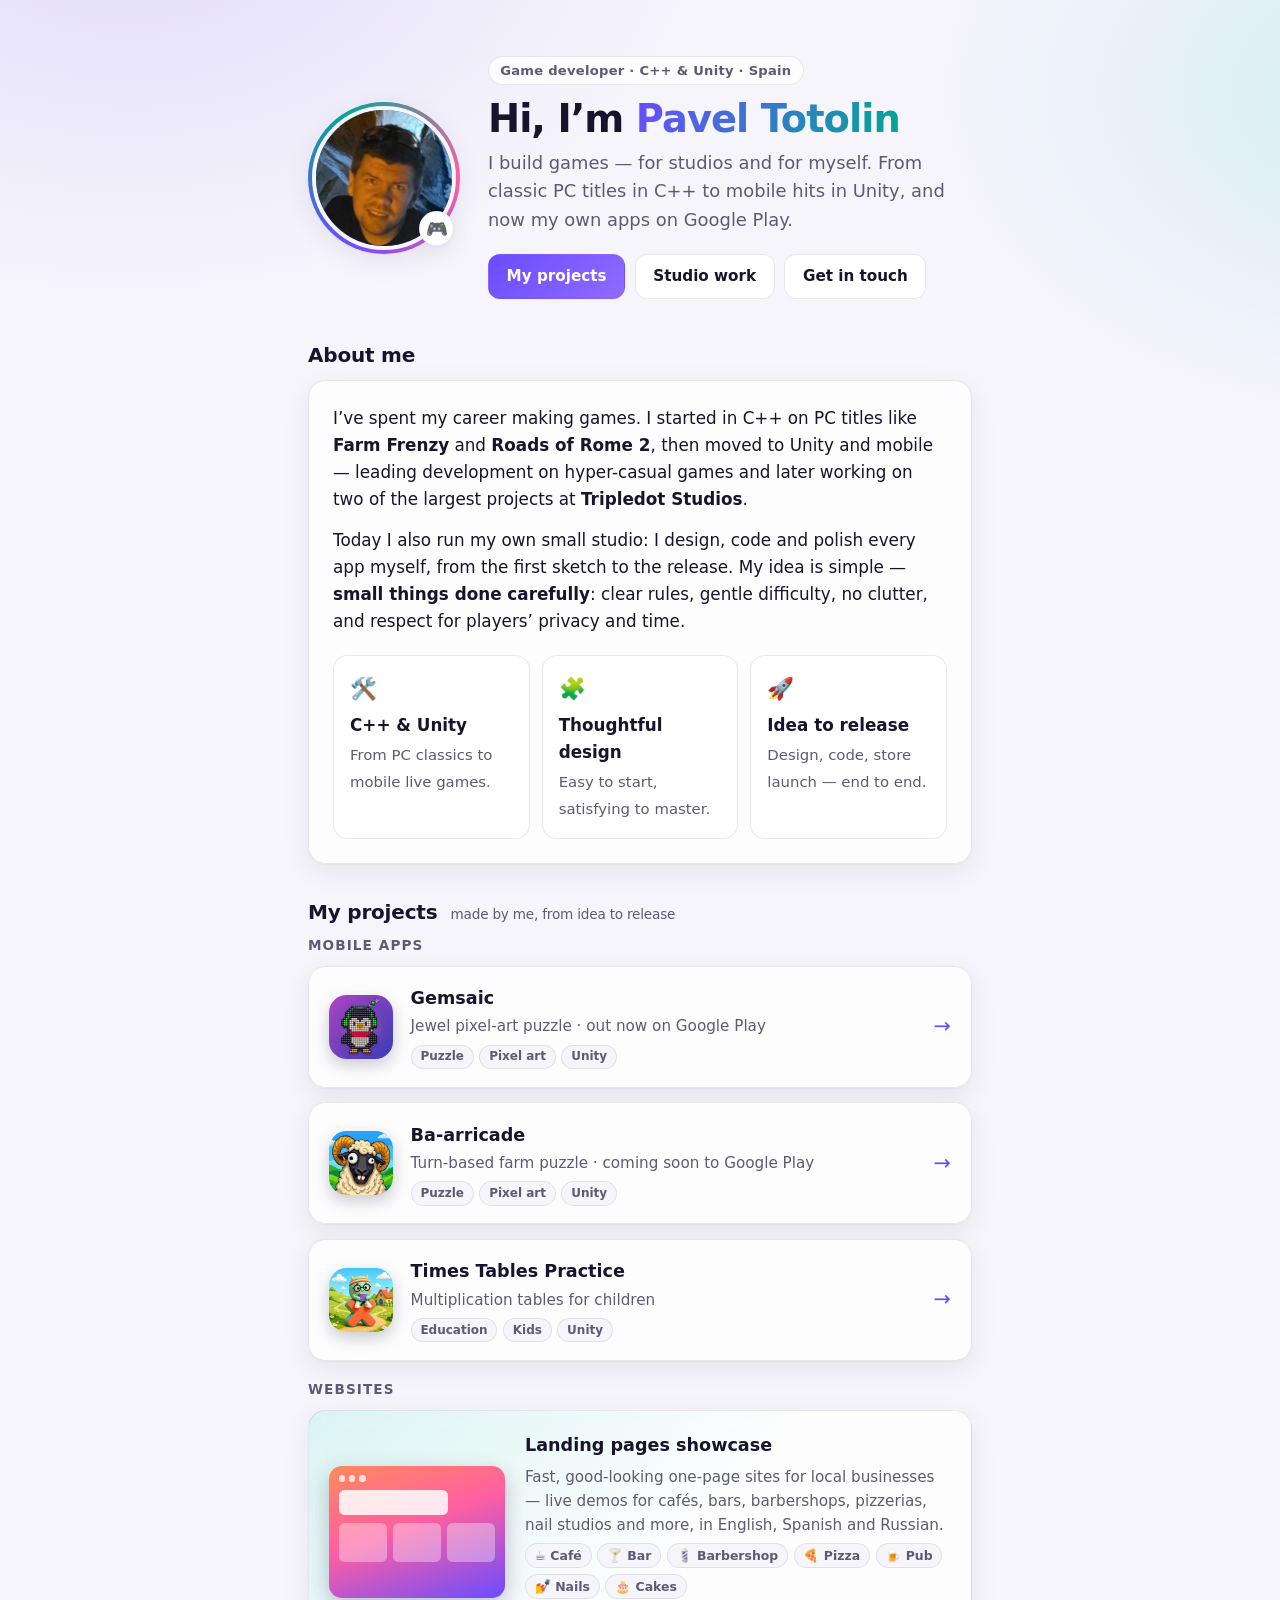
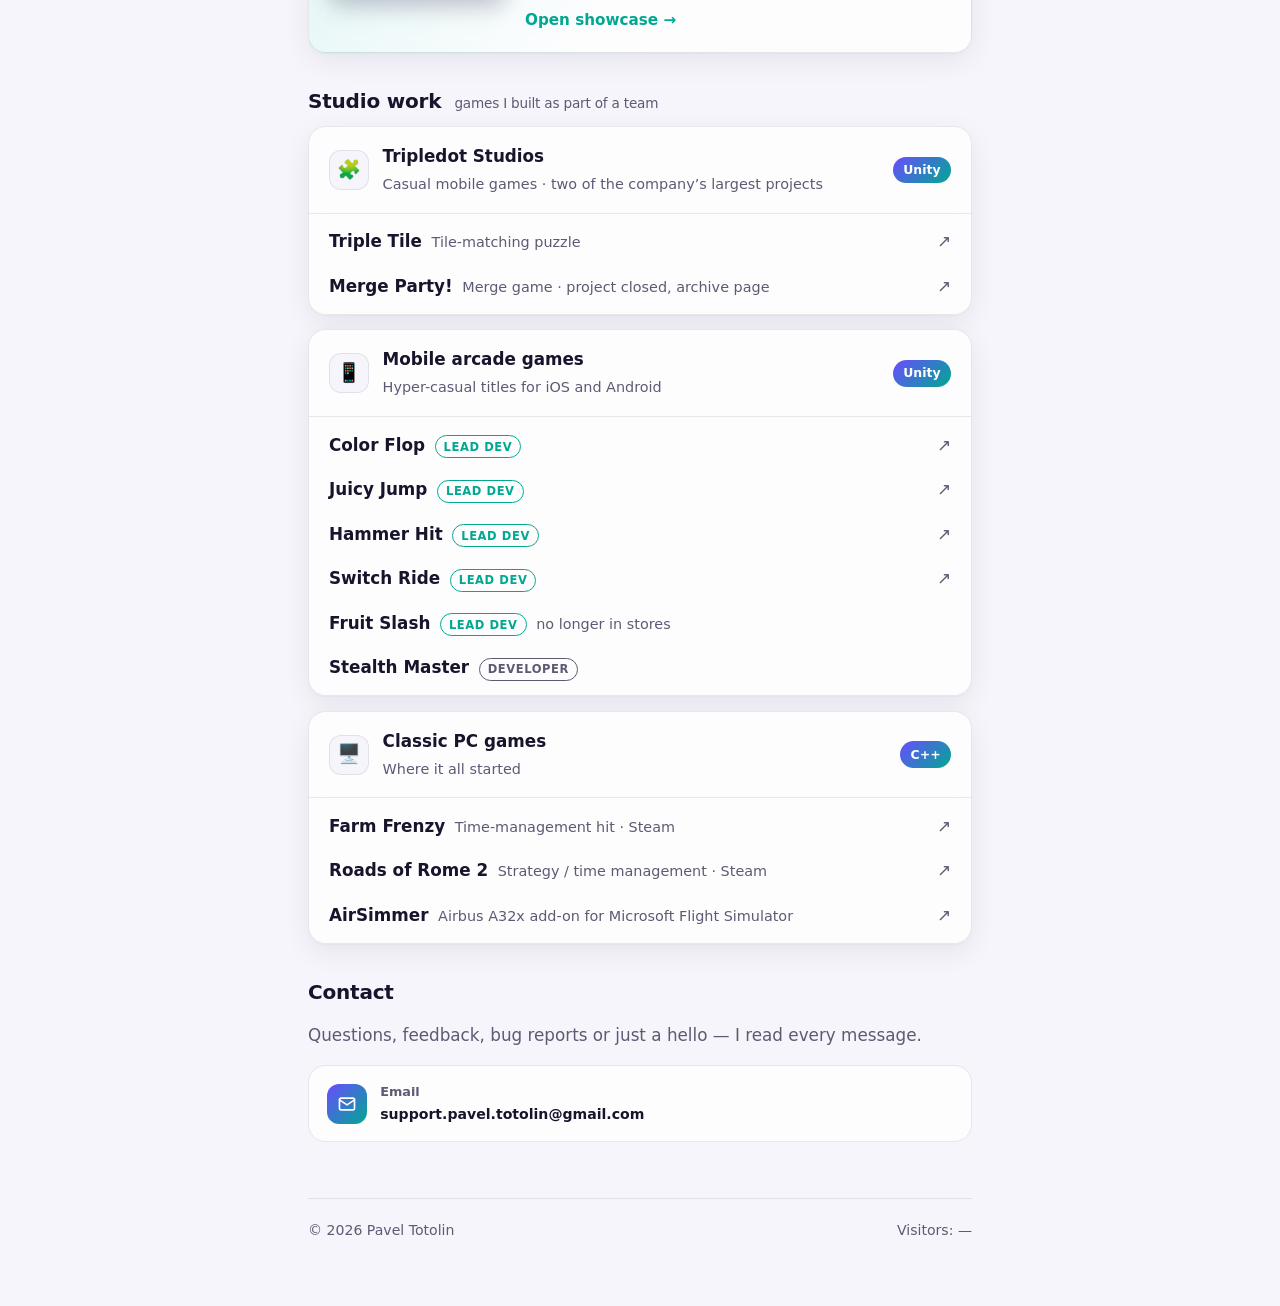
<file: index.html>
<!DOCTYPE html>
<html lang="en">
<head>
  <meta charset="utf-8">
  <meta name="viewport" content="width=device-width, initial-scale=1">
  <title>Pavel Totolin</title>
  <meta name="description" content="Pavel Totolin — independent developer making calm, friendly mobile games and learning apps.">
  <link rel="canonical" href="https://paveltotolin.dev/">
  <meta property="og:title" content="Pavel Totolin — independent app developer">
  <meta property="og:description" content="Calm, friendly mobile games and learning apps.">
  <meta property="og:url" content="https://paveltotolin.dev/">
  <meta property="og:type" content="website">
  <link rel="icon" href="data:image/svg+xml,%3Csvg xmlns='http://www.w3.org/2000/svg' viewBox='0 0 100 100'%3E%3Cdefs%3E%3ClinearGradient id='g' x1='0' y1='0' x2='1' y2='1'%3E%3Cstop offset='0' stop-color='%236a4cff'/%3E%3Cstop offset='1' stop-color='%2300a892'/%3E%3C/linearGradient%3E%3C/defs%3E%3Crect width='100' height='100' rx='24' fill='url(%23g)'/%3E%3Ctext x='50' y='66' font-family='system-ui,sans-serif' font-size='46' font-weight='800' fill='white' text-anchor='middle'%3EPT%3C/text%3E%3C/svg%3E">
  <link rel="stylesheet" href="assets/site.css">
  <style>
    .hero {
      display: grid;
      grid-template-columns: auto 1fr;
      gap: 1.75rem;
      align-items: center;
      padding: 1rem 0 0.5rem;
    }
    @media (max-width: 34rem) {
      .hero { grid-template-columns: 1fr; text-align: center; justify-items: center; gap: 1.25rem; }
      .hero .links-row { justify-content: center; }
    }

    .avatar {
      position: relative;
      width: 9.5rem;
      height: 9.5rem;
      border-radius: 50%;
      padding: 4px;
      background: conic-gradient(from 210deg, var(--accent), var(--accent-2), #ff5fa2, var(--accent));
      box-shadow: var(--shadow);
    }
    .avatar img,
    .avatar .monogram {
      width: 100%;
      height: 100%;
      border-radius: 50%;
      border: 4px solid var(--bg);
      object-fit: cover;
      display: block;
    }
    .avatar .monogram {
      display: grid;
      place-items: center;
      background: linear-gradient(135deg, var(--surface-solid), var(--bg));
      color: var(--accent);
      font-size: 2.8rem;
      font-weight: 800;
      letter-spacing: -0.04em;
    }
    .avatar [hidden] { display: none !important; }
    .avatar .badge {
      position: absolute;
      right: 0.35rem;
      bottom: 0.45rem;
      width: 2.2rem;
      height: 2.2rem;
      border-radius: 50%;
      display: grid;
      place-items: center;
      background: var(--surface-solid);
      border: 1px solid var(--border);
      font-size: 1.1rem;
      box-shadow: var(--shadow);
    }

    .eyebrow {
      display: inline-block;
      margin-bottom: 0.6rem;
      padding: 0.2rem 0.7rem;
      border-radius: 999px;
      background: var(--surface);
      border: 1px solid var(--border);
      color: var(--muted);
      font-size: 0.82rem;
      font-weight: 600;
      letter-spacing: 0.02em;
    }
    .hero h1 { margin-bottom: 0.35rem; }
    .gradient-text {
      background: linear-gradient(120deg, var(--accent), var(--accent-2));
      -webkit-background-clip: text;
      background-clip: text;
      color: transparent;
    }
    .lead { margin: 0; font-size: 1.12rem; color: var(--muted); }
    .hero .links-row { margin-top: 1.2rem; }

    .about p { margin: 0 0 0.9rem; }
    .about p:last-child { margin-bottom: 0; }

    .values {
      display: grid;
      grid-template-columns: repeat(auto-fit, minmax(11.5rem, 1fr));
      gap: 0.75rem;
      margin-top: 1.25rem;
    }
    .value {
      padding: 1rem;
      border-radius: 0.9rem;
      background: var(--surface-solid);
      border: 1px solid var(--border);
    }
    .value strong { display: block; margin-bottom: 0.15rem; }
    .value span { color: var(--muted); font-size: 0.93rem; }
    .value .ico { font-size: 1.35rem; display: block; margin-bottom: 0.35rem; }

    .apps { display: grid; gap: 0.9rem; padding: 0; margin: 0; list-style: none; }
    .apps li { margin: 0; }
    .app-card {
      display: flex;
      align-items: center;
      gap: 1.1rem;
      padding: 1.1rem 1.25rem;
      border-radius: var(--radius);
      background: var(--surface);
      border: 1px solid var(--border);
      box-shadow: var(--shadow);
      color: var(--text);
      text-decoration: none;
      backdrop-filter: blur(10px);
      -webkit-backdrop-filter: blur(10px);
      transition: transform 0.18s, border-color 0.18s;
    }
    .app-card:hover { transform: translateY(-2px); border-color: var(--accent); }
    .app-card .info { flex: 1; min-width: 0; }
    .app-card .name { font-weight: 700; font-size: 1.1rem; }
    .app-card .desc { color: var(--muted); font-size: 0.95rem; }
    .app-card .tags { margin-top: 0.35rem; display: flex; flex-wrap: wrap; gap: 0.35rem; }
    .app-card .tag {
      font-size: 0.75rem;
      font-weight: 600;
      padding: 0.1rem 0.55rem;
      border-radius: 999px;
      background: var(--bg);
      border: 1px solid var(--border);
      color: var(--muted);
    }
    .app-card .arrow { color: var(--accent); font-size: 1.3rem; transition: transform 0.18s; }
    .app-card:hover .arrow { transform: translateX(3px); }

    .contacts { display: grid; gap: 0.75rem; grid-template-columns: repeat(auto-fit, minmax(14rem, 1fr)); }
    .contact {
      display: flex;
      align-items: center;
      gap: 0.85rem;
      padding: 1rem 1.1rem;
      border-radius: var(--radius);
      background: var(--surface);
      border: 1px solid var(--border);
      color: var(--text);
      text-decoration: none;
      transition: transform 0.18s, border-color 0.18s;
    }
    .contact:hover { transform: translateY(-2px); border-color: var(--accent); }
    .contact .ci {
      width: 2.5rem; height: 2.5rem; flex: none;
      display: grid; place-items: center;
      border-radius: 0.75rem;
      background: linear-gradient(135deg, var(--accent), var(--accent-2));
      color: #fff;
    }
    .contact .ci svg { width: 1.25rem; height: 1.25rem; }
    .contact small { display: block; color: var(--muted); font-size: 0.8rem; }
    .contact span { overflow-wrap: anywhere; font-weight: 600; font-size: 0.88rem; min-width: 0; }

    .web-card {
      display: grid;
      grid-template-columns: 11rem 1fr;
      gap: 1.25rem;
      align-items: center;
      padding: 1.25rem;
      border-radius: var(--radius);
      background:
        linear-gradient(135deg, var(--bg-accent-2), transparent 55%),
        var(--surface);
      border: 1px solid var(--border);
      box-shadow: var(--shadow);
      color: var(--text);
      text-decoration: none;
      backdrop-filter: blur(10px);
      -webkit-backdrop-filter: blur(10px);
      transition: transform 0.18s, border-color 0.18s;
    }
    .web-card:hover { transform: translateY(-2px); border-color: var(--accent-2); }
    @media (max-width: 34rem) { .web-card { grid-template-columns: 1fr; } }
    .web-card .info { display: grid; gap: 0.35rem; }
    .web-card .name { font-weight: 700; font-size: 1.1rem; }
    .web-card .desc { color: var(--muted); font-size: 0.95rem; }
    .web-card .tags { display: flex; flex-wrap: wrap; gap: 0.35rem; }
    .web-card .tag {
      font-size: 0.78rem;
      font-weight: 600;
      padding: 0.1rem 0.55rem;
      border-radius: 999px;
      background: var(--bg);
      border: 1px solid var(--border);
      color: var(--muted);
    }
    .web-card .cta { color: var(--accent-2); font-weight: 700; font-size: 0.95rem; margin-top: 0.2rem; }
    .web-preview {
      display: grid;
      gap: 0.5rem;
      align-content: start;
      aspect-ratio: 4 / 3;
      padding: 0.6rem;
      border-radius: 0.8rem;
      background: linear-gradient(160deg, #ff8a5c, #ff5fa2 45%, #6a4cff);
      box-shadow: 0 8px 22px rgba(20, 16, 50, 0.25);
    }
    .web-preview .dots { display: flex; gap: 0.25rem; }
    .web-preview .dots i { width: 0.4rem; height: 0.4rem; border-radius: 50%; background: rgba(255, 255, 255, 0.75); }
    .web-preview .bar { height: 1.6rem; border-radius: 0.35rem; background: rgba(255, 255, 255, 0.85); width: 70%; }
    .web-preview .blocks { display: grid; grid-template-columns: repeat(3, 1fr); gap: 0.35rem; }
    .web-preview .blocks i { height: 2.4rem; border-radius: 0.35rem; background: rgba(255, 255, 255, 0.35); }

    .section-note { display: inline-block; margin-left: 0.4rem; font-size: 0.85rem; font-weight: 500; color: var(--muted); }
    #own h3 { margin: 1.25rem 0 0.75rem; font-size: 0.85rem; text-transform: uppercase; letter-spacing: 0.08em; color: var(--muted); }
    #own h3:first-of-type { margin-top: 0.5rem; }

    .work-group {
      margin-bottom: 0.9rem;
      border-radius: var(--radius);
      background: var(--surface);
      border: 1px solid var(--border);
      box-shadow: var(--shadow);
      overflow: hidden;
      backdrop-filter: blur(10px);
      -webkit-backdrop-filter: blur(10px);
    }
    .work-head {
      display: flex;
      align-items: center;
      gap: 0.85rem;
      padding: 1rem 1.25rem;
      border-bottom: 1px solid var(--border);
    }
    .work-head > div { flex: 1; min-width: 0; }
    .work-head strong { display: block; font-size: 1.05rem; }
    .work-head span:not(.work-ico):not(.tech) { color: var(--muted); font-size: 0.9rem; }
    .work-ico {
      width: 2.5rem; height: 2.5rem; flex: none;
      display: grid; place-items: center;
      border-radius: 0.75rem;
      background: var(--bg);
      border: 1px solid var(--border);
      font-size: 1.2rem;
    }
    .tech {
      flex: none;
      font-size: 0.78rem;
      font-weight: 700;
      padding: 0.2rem 0.65rem;
      border-radius: 999px;
      color: #fff;
      background: linear-gradient(135deg, var(--accent), var(--accent-2));
    }
    .work-list { list-style: none; margin: 0; padding: 0.35rem 0; }
    .work-list li { margin: 0; }
    .work-list a, .work-list .row {
      display: flex;
      align-items: baseline;
      flex-wrap: wrap;
      gap: 0.3rem 0.6rem;
      padding: 0.55rem 1.25rem;
      color: var(--text);
      text-decoration: none;
    }
    .work-list a:hover { background: var(--bg); }
    .work-list a:hover .t { color: var(--accent); }
    .work-list .t { font-weight: 600; }
    .work-list .d { color: var(--muted); font-size: 0.9rem; }
    .work-list .ext { margin-left: auto; color: var(--muted); }
    .work-list .role {
      font-size: 0.72rem; font-weight: 700; text-transform: uppercase; letter-spacing: 0.05em;
      padding: 0.08rem 0.5rem; border-radius: 999px;
      color: var(--accent-2); border: 1px solid currentColor;
    }
    .work-list .role--2 { color: var(--muted); }

    #visit-count { font-variant-numeric: tabular-nums; }
  </style>
</head>
<body>
  <main class="page">
    <header class="hero">
      <div class="avatar">
        <!-- Put your photo at assets/photo.jpg — until then a monogram is shown. -->
        <img id="photo" src="assets/photo.jpg" alt="Pavel Totolin" width="152" height="152"
             onerror="this.hidden=true;document.getElementById('monogram').hidden=false;">
        <div class="monogram" id="monogram" hidden aria-hidden="true">PT</div>
        <div class="badge" aria-hidden="true">🎮</div>
      </div>
      <div>
        <span class="eyebrow">Game developer · C++ &amp; Unity · Spain</span>
        <h1>Hi, I’m <span class="gradient-text">Pavel Totolin</span></h1>
        <p class="lead">I build games — for studios and for myself. From classic PC titles in C++ to mobile hits in Unity, and now my own apps on Google Play.</p>
        <p class="links-row">
          <a class="btn btn--primary" href="#own">My projects</a>
          <a class="btn" href="#work">Studio work</a>
          <a class="btn" href="#contact">Get in touch</a>
        </p>
      </div>
    </header>

    <section class="about" aria-labelledby="about-title">
      <h2 id="about-title">About me</h2>
      <div class="card">
        <p>I’ve spent my career making games. I started in C++ on PC titles like <strong>Farm Frenzy</strong> and <strong>Roads of Rome 2</strong>, then moved to Unity and mobile — leading development on hyper-casual games and later working on two of the largest projects at <strong>Tripledot Studios</strong>.</p>
        <p>Today I also run my own small studio: I design, code and polish every app myself, from the first sketch to the release. My idea is simple — <strong>small things done carefully</strong>: clear rules, gentle difficulty, no clutter, and respect for players’ privacy and time.</p>
        <div class="values">
          <div class="value"><span class="ico" aria-hidden="true">🛠️</span><strong>C++ &amp; Unity</strong><span>From PC classics to mobile live games.</span></div>
          <div class="value"><span class="ico" aria-hidden="true">🧩</span><strong>Thoughtful design</strong><span>Easy to start, satisfying to master.</span></div>
          <div class="value"><span class="ico" aria-hidden="true">🚀</span><strong>Idea to release</strong><span>Design, code, store launch — end to end.</span></div>
        </div>
      </div>
    </section>

    <section id="own" aria-labelledby="own-title">
      <h2 id="own-title">My projects <span class="section-note">made by me, from idea to release</span></h2>

      <h3 id="apps">Mobile apps</h3>
      <ul class="apps">
        <li>
          <a class="app-card" href="/gemsaic/">
            <span class="app-icon" aria-hidden="true"><img src="assets/icon-gemsaic.png" alt="" width="64" height="64"></span>
            <span class="info">
              <span class="name">Gemsaic</span><br>
              <span class="desc">Jewel pixel-art puzzle · out now on Google Play</span>
              <span class="tags"><span class="tag">Puzzle</span><span class="tag">Pixel art</span><span class="tag">Unity</span></span>
            </span>
            <span class="arrow" aria-hidden="true">→</span>
          </a>
        </li>
        <li>
          <a class="app-card" href="/baaricade/">
            <span class="app-icon" aria-hidden="true"><img src="assets/icon-baaricade.png" alt="" width="64" height="64"></span>
            <span class="info">
              <span class="name">Ba-arricade</span><br>
              <span class="desc">Turn-based farm puzzle · coming soon to Google Play</span>
              <span class="tags"><span class="tag">Puzzle</span><span class="tag">Pixel art</span><span class="tag">Unity</span></span>
            </span>
            <span class="arrow" aria-hidden="true">→</span>
          </a>
        </li>
        <li>
          <a class="app-card" href="/times-tables-practice/">
            <span class="app-icon" aria-hidden="true"><img src="assets/icon-times-tables.png" alt="" width="64" height="64"></span>
            <span class="info">
              <span class="name">Times Tables Practice</span><br>
              <span class="desc">Multiplication tables for children</span>
              <span class="tags"><span class="tag">Education</span><span class="tag">Kids</span><span class="tag">Unity</span></span>
            </span>
            <span class="arrow" aria-hidden="true">→</span>
          </a>
        </li>
      </ul>

      <h3 id="web">Websites</h3>
      <a class="web-card" href="/Landings/">
        <span class="web-preview" aria-hidden="true">
          <span class="dots"><i></i><i></i><i></i></span>
          <span class="bar"></span>
          <span class="blocks"><i></i><i></i><i></i></span>
        </span>
        <span class="info">
          <span class="name">Landing pages showcase</span>
          <span class="desc">Fast, good-looking one-page sites for local businesses — live demos for cafés, bars, barbershops, pizzerias, nail studios and more, in English, Spanish and Russian.</span>
          <span class="tags">
            <span class="tag">☕ Café</span><span class="tag">🍸 Bar</span><span class="tag">💈 Barbershop</span><span class="tag">🍕 Pizza</span><span class="tag">🍺 Pub</span><span class="tag">💅 Nails</span><span class="tag">🎂 Cakes</span>
          </span>
          <span class="cta">Open showcase <span aria-hidden="true">→</span></span>
        </span>
      </a>
    </section>

    <section id="work" aria-labelledby="work-title">
      <h2 id="work-title">Studio work <span class="section-note">games I built as part of a team</span></h2>

      <div class="work-group">
        <div class="work-head">
          <span class="work-ico" aria-hidden="true">🧩</span>
          <div><strong>Tripledot Studios</strong><span>Casual mobile games · two of the company’s largest projects</span></div>
          <span class="tech">Unity</span>
        </div>
        <ul class="work-list">
          <li><a href="https://apps.apple.com/us/app/triple-tile-match-puzzle-game/id1572661625" target="_blank" rel="noopener"><span class="t">Triple Tile</span><span class="d">Tile-matching puzzle</span><span class="ext" aria-hidden="true">↗</span></a></li>
          <li><a href="https://merge-party.en.uptodown.com/android" target="_blank" rel="noopener"><span class="t">Merge Party!</span><span class="d">Merge game · project closed, archive page</span><span class="ext" aria-hidden="true">↗</span></a></li>
        </ul>
      </div>

      <div class="work-group">
        <div class="work-head">
          <span class="work-ico" aria-hidden="true">📱</span>
          <div><strong>Mobile arcade games</strong><span>Hyper-casual titles for iOS and Android</span></div>
          <span class="tech">Unity</span>
        </div>
        <ul class="work-list">
          <li><a href="https://iphone.apkpure.com/app/color-flop-arcade/com.icon.games.colorflop" target="_blank" rel="noopener"><span class="t">Color Flop</span><span class="role">Lead dev</span><span class="ext" aria-hidden="true">↗</span></a></li>
          <li><a href="https://iphone.apkpure.com/app/juicy-jump/com.icon.games.juicyjump" target="_blank" rel="noopener"><span class="t">Juicy Jump</span><span class="role">Lead dev</span><span class="ext" aria-hidden="true">↗</span></a></li>
          <li><a href="https://iphone.apkpure.com/app/hammer-hit/com.icon.games.hammerhit" target="_blank" rel="noopener"><span class="t">Hammer Hit</span><span class="role">Lead dev</span><span class="ext" aria-hidden="true">↗</span></a></li>
          <li><a href="https://iphone.apkpure.com/app/switch-ride/com.icon.games.switchride" target="_blank" rel="noopener"><span class="t">Switch Ride</span><span class="role">Lead dev</span><span class="ext" aria-hidden="true">↗</span></a></li>
          <li><span class="row"><span class="t">Fruit Slash</span><span class="role">Lead dev</span><span class="d">no longer in stores</span></span></li>
          <li><span class="row"><span class="t">Stealth Master</span><span class="role role--2">Developer</span></span></li>
        </ul>
      </div>

      <div class="work-group">
        <div class="work-head">
          <span class="work-ico" aria-hidden="true">🖥️</span>
          <div><strong>Classic PC games</strong><span>Where it all started</span></div>
          <span class="tech">C++</span>
        </div>
        <ul class="work-list">
          <li><a href="https://store.steampowered.com/app/38120/Farm_Frenzy/" target="_blank" rel="noopener"><span class="t">Farm Frenzy</span><span class="d">Time-management hit · Steam</span><span class="ext" aria-hidden="true">↗</span></a></li>
          <li><a href="https://store.steampowered.com/app/411060/Roads_of_Rome_2/" target="_blank" rel="noopener"><span class="t">Roads of Rome 2</span><span class="d">Strategy / time management · Steam</span><span class="ext" aria-hidden="true">↗</span></a></li>
          <li><a href="https://airsimmer.com" target="_blank" rel="noopener"><span class="t">AirSimmer</span><span class="d">Airbus A32x add-on for Microsoft Flight Simulator</span><span class="ext" aria-hidden="true">↗</span></a></li>
        </ul>
      </div>
    </section>

    <section id="contact" aria-labelledby="contact-title">
      <h2 id="contact-title">Contact</h2>
      <p class="muted">Questions, feedback, bug reports or just a hello — I read every message.</p>
      <div class="contacts">
        <a class="contact" href="mailto:support.pavel.totolin@gmail.com">
          <span class="ci" aria-hidden="true"><svg viewBox="0 0 24 24" fill="none" stroke="currentColor" stroke-width="2" stroke-linecap="round" stroke-linejoin="round"><rect x="3" y="5" width="18" height="14" rx="2"/><path d="m3 7 9 6 9-6"/></svg></span>
          <span><small>Email</small>support.pavel.totolin@gmail.com</span>
        </a>
      </div>
    </section>

    <footer class="site-footer">
      <span>© <span id="year">2026</span> Pavel Totolin</span>
      <span>Visitors: <span id="visit-count">…</span></span>
    </footer>
  </main>
  <script>
    (function () {
      document.getElementById('year').textContent = new Date().getFullYear();
      var el = document.getElementById('visit-count');
      fetch('https://abacus.jasoncameron.dev/hit/paveltotolin.dev/visits')
        .then(function (res) { return res.json(); })
        .then(function (data) {
          if (data && typeof data.value === 'number') {
            el.textContent = data.value.toLocaleString('en-US');
          } else {
            el.textContent = '—';
          }
        })
        .catch(function () {
          el.textContent = '—';
        });
    })();
  </script>
</body>
</html>
</file>
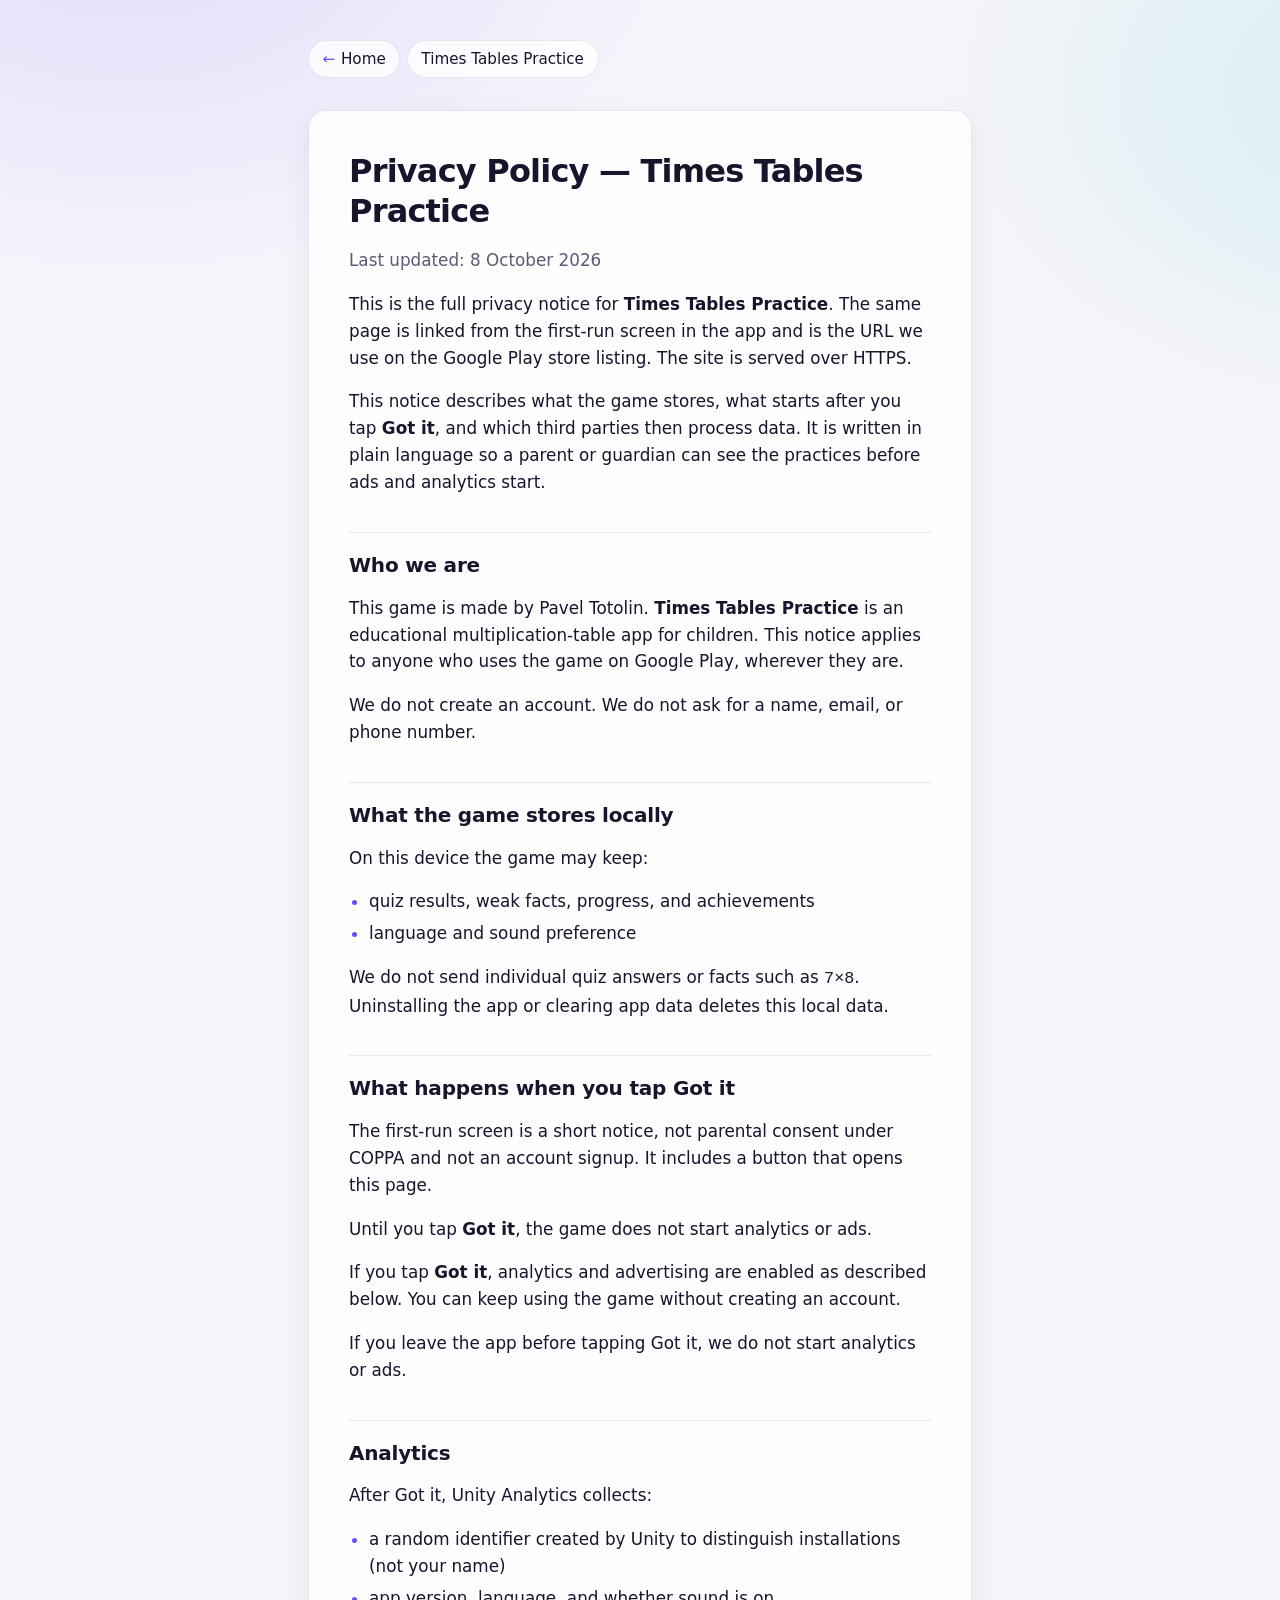
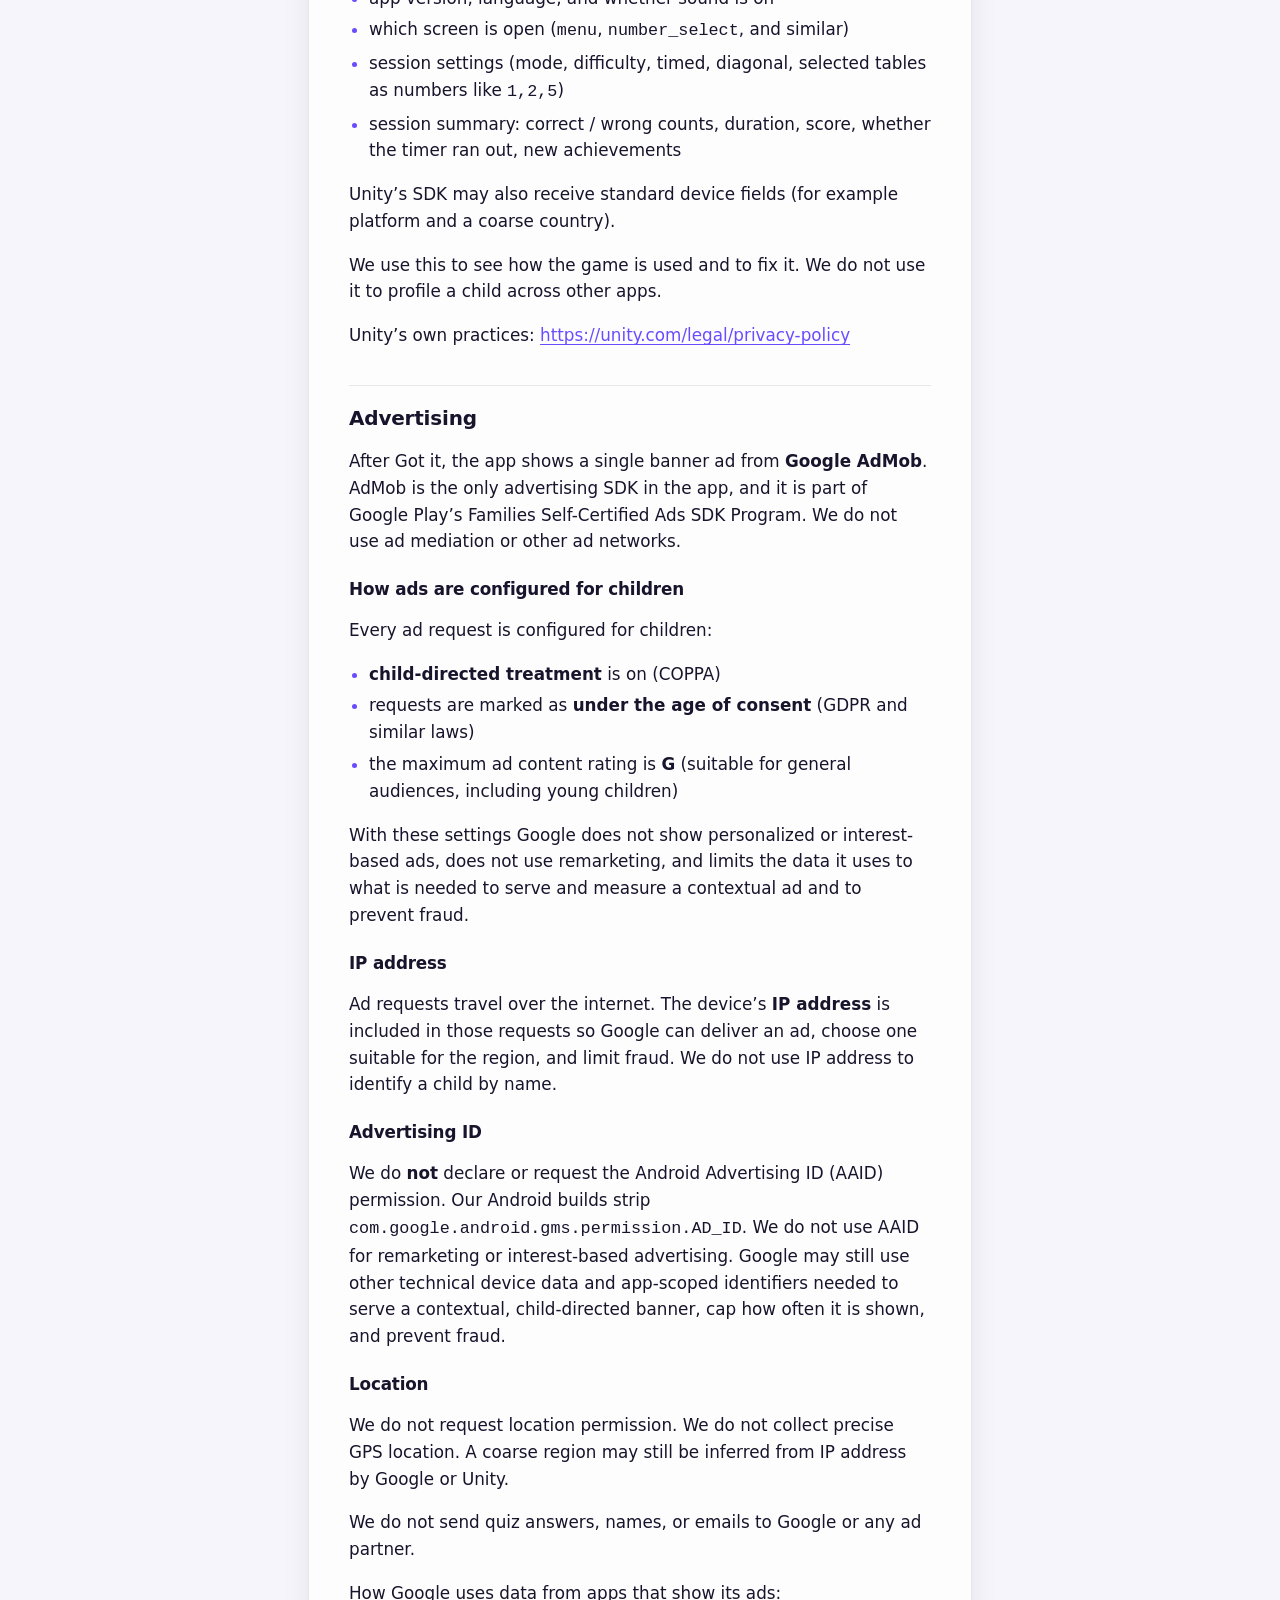
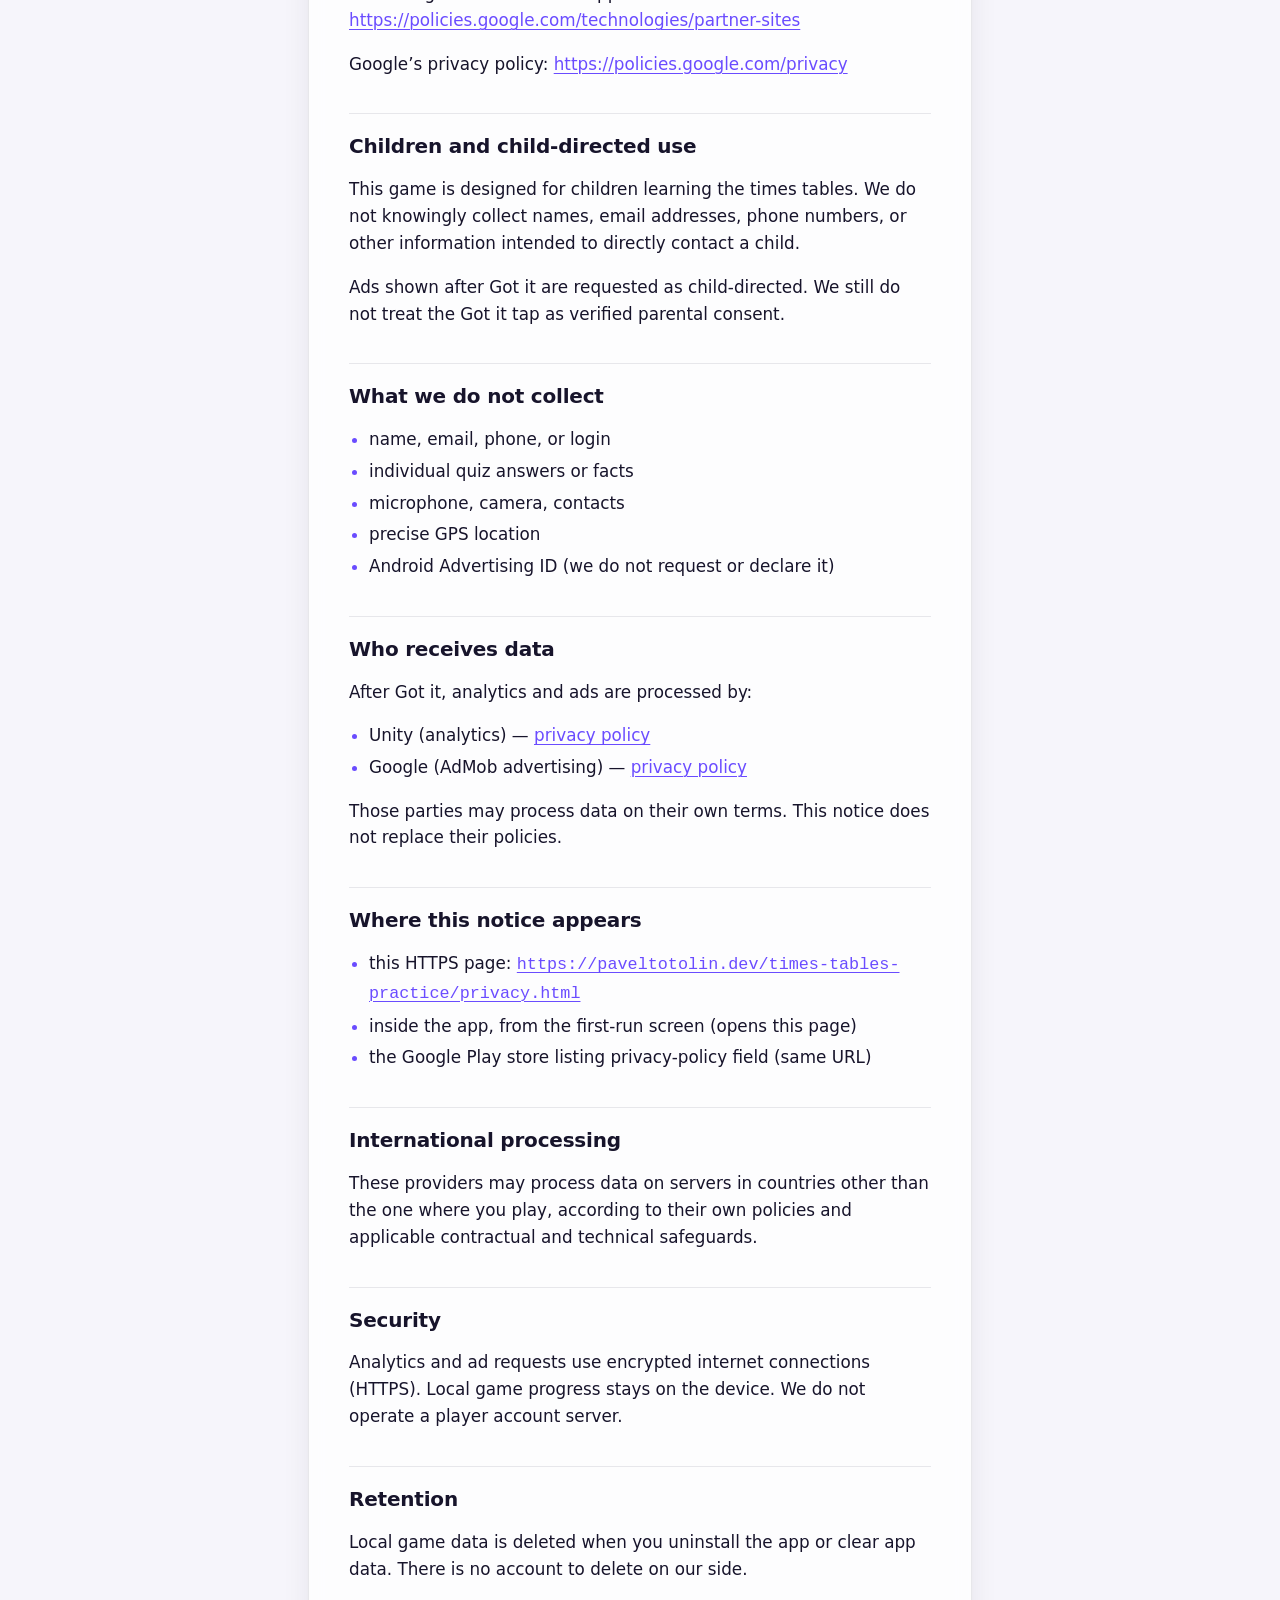
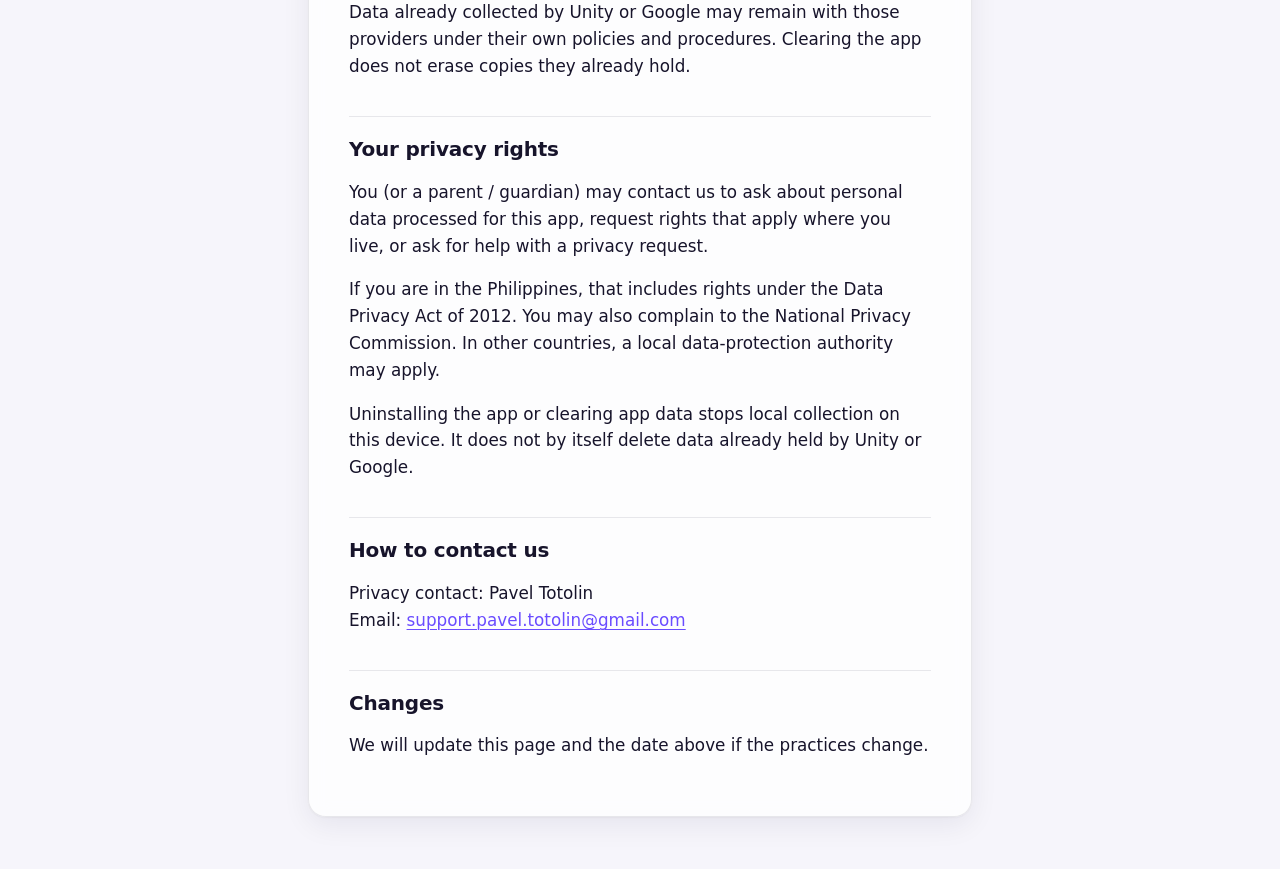
<file: privacy.html>
<!DOCTYPE html>
<html lang="en">
<head>
  <meta charset="utf-8">
  <meta name="viewport" content="width=device-width, initial-scale=1">
  <title>Privacy Policy — Times Tables Practice</title>
  <link rel="canonical" href="https://paveltotolin.dev/times-tables-practice/privacy.html">
  <meta http-equiv="refresh" content="0; url=/times-tables-practice/privacy.html">
  <script>location.replace('/times-tables-practice/privacy.html');</script>
</head>
<body>
  <p><a href="/times-tables-practice/privacy.html">Privacy Policy — Times Tables Practice</a></p>
</body>
</html>
</file>
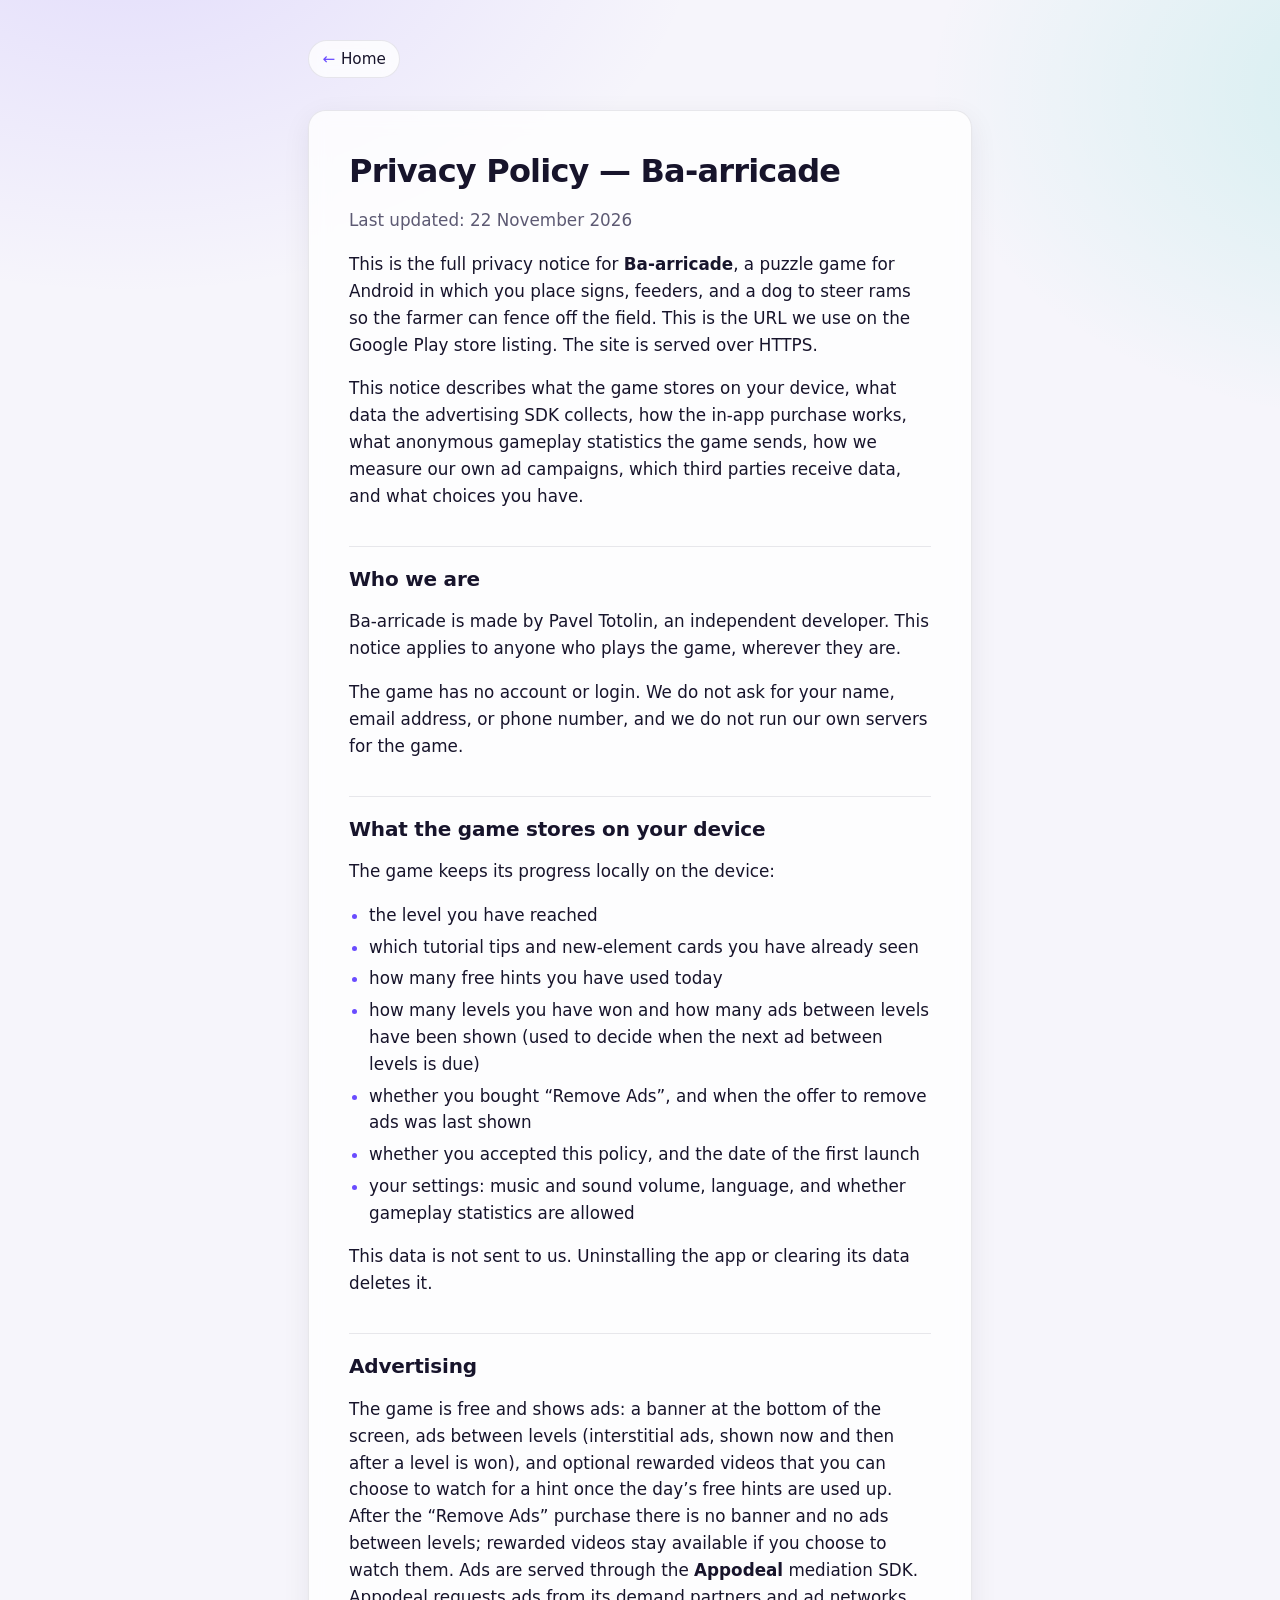
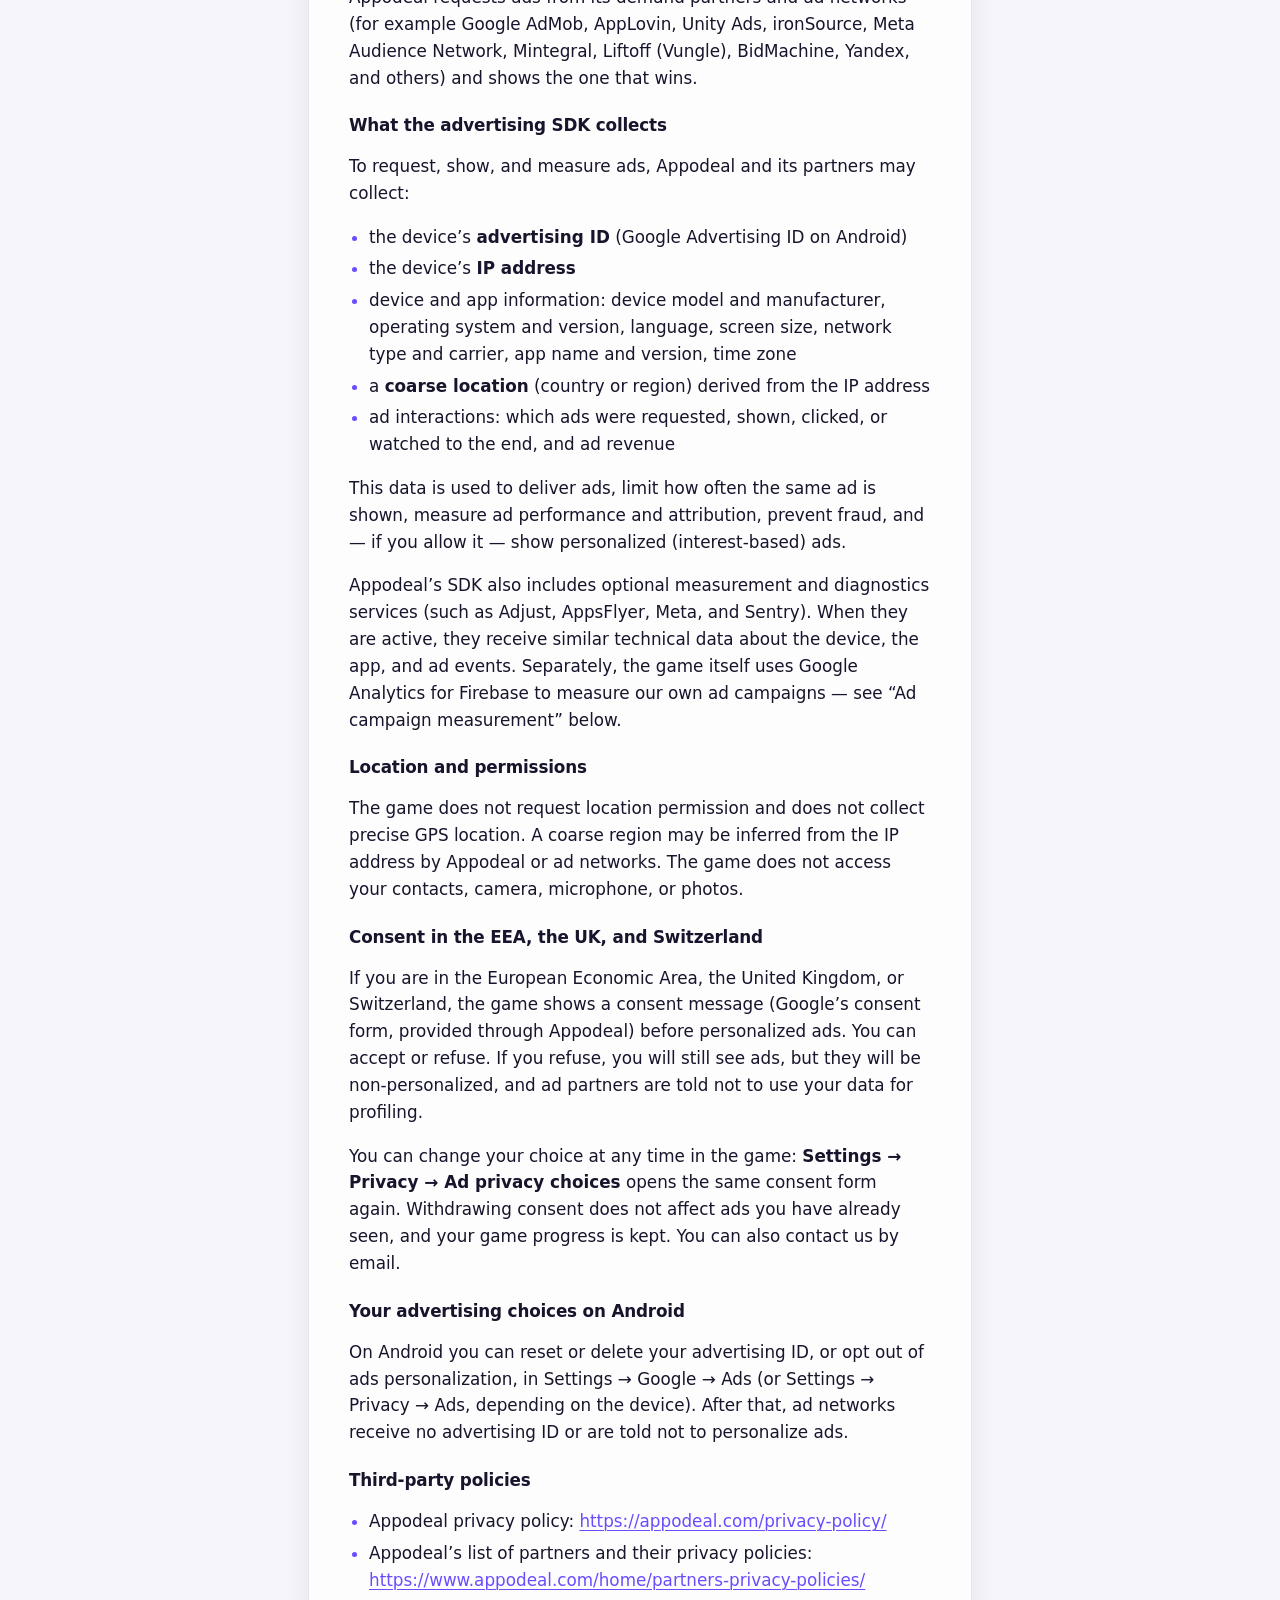
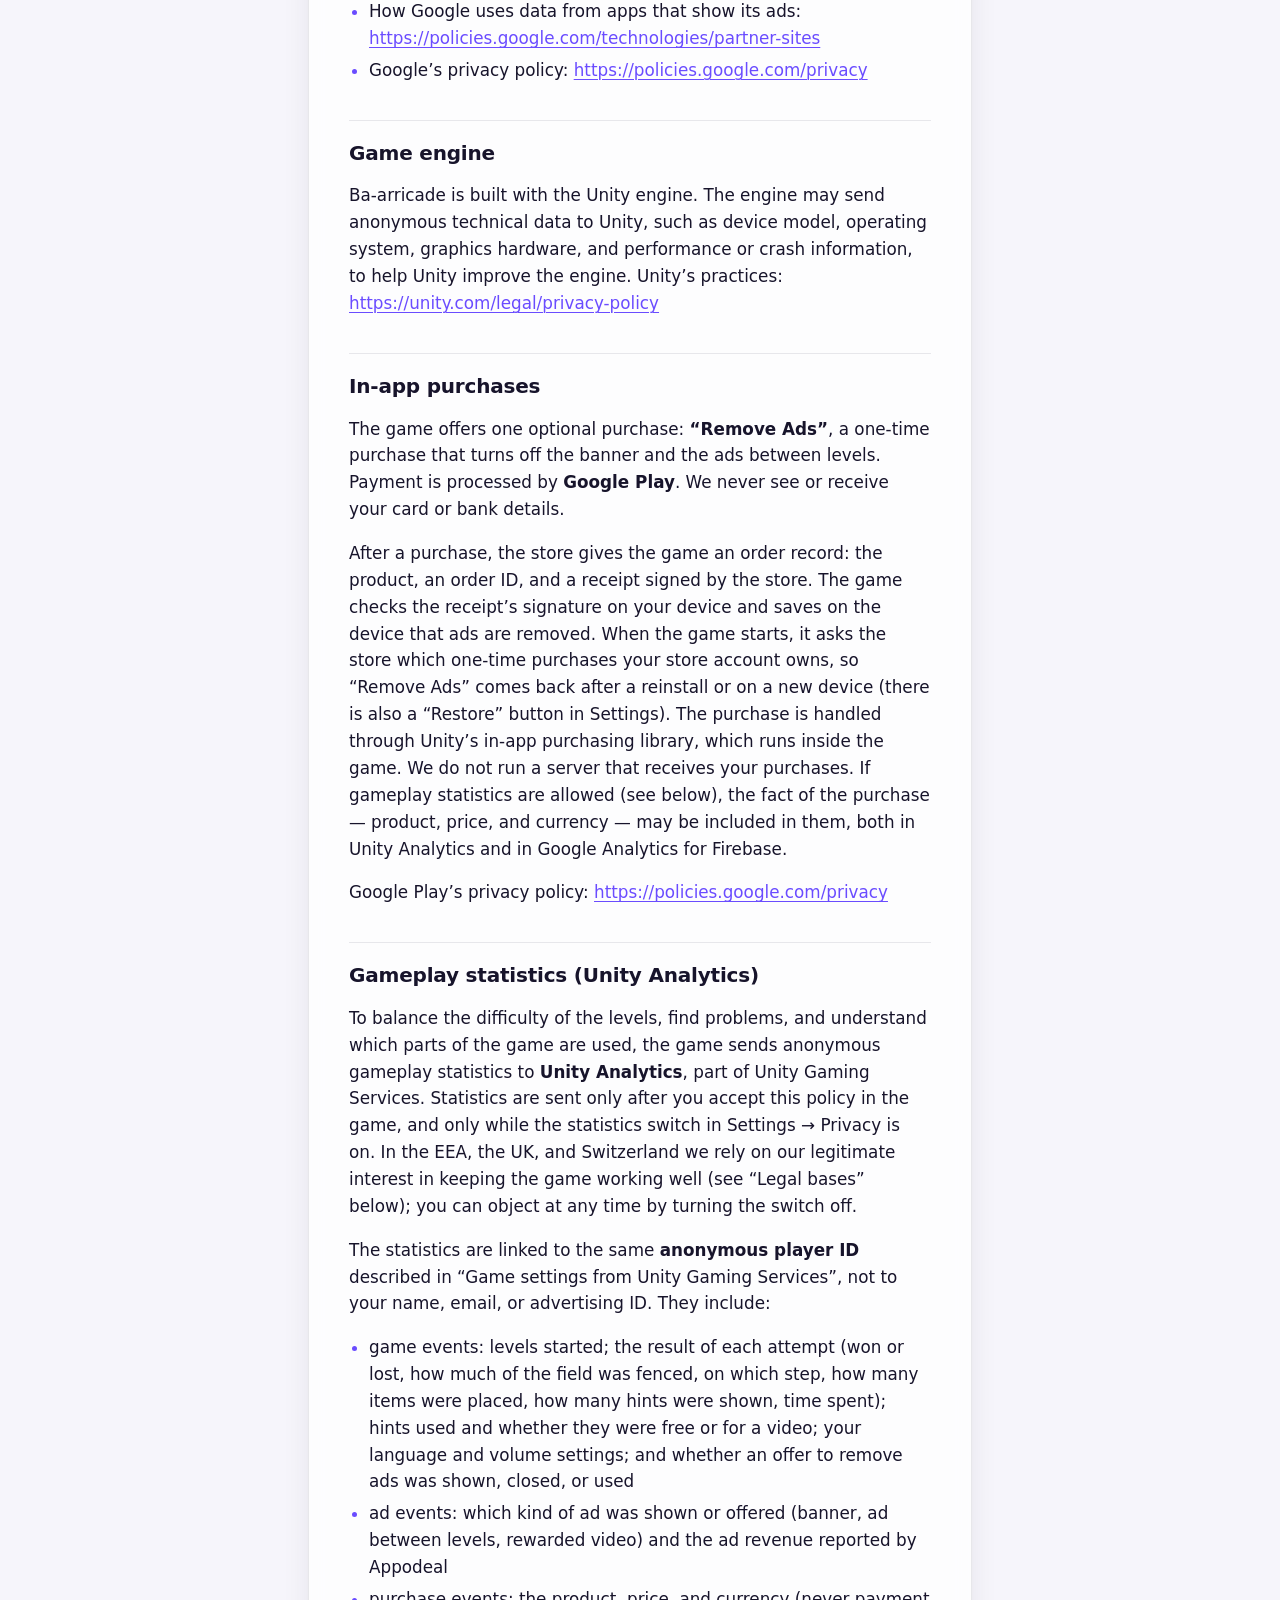
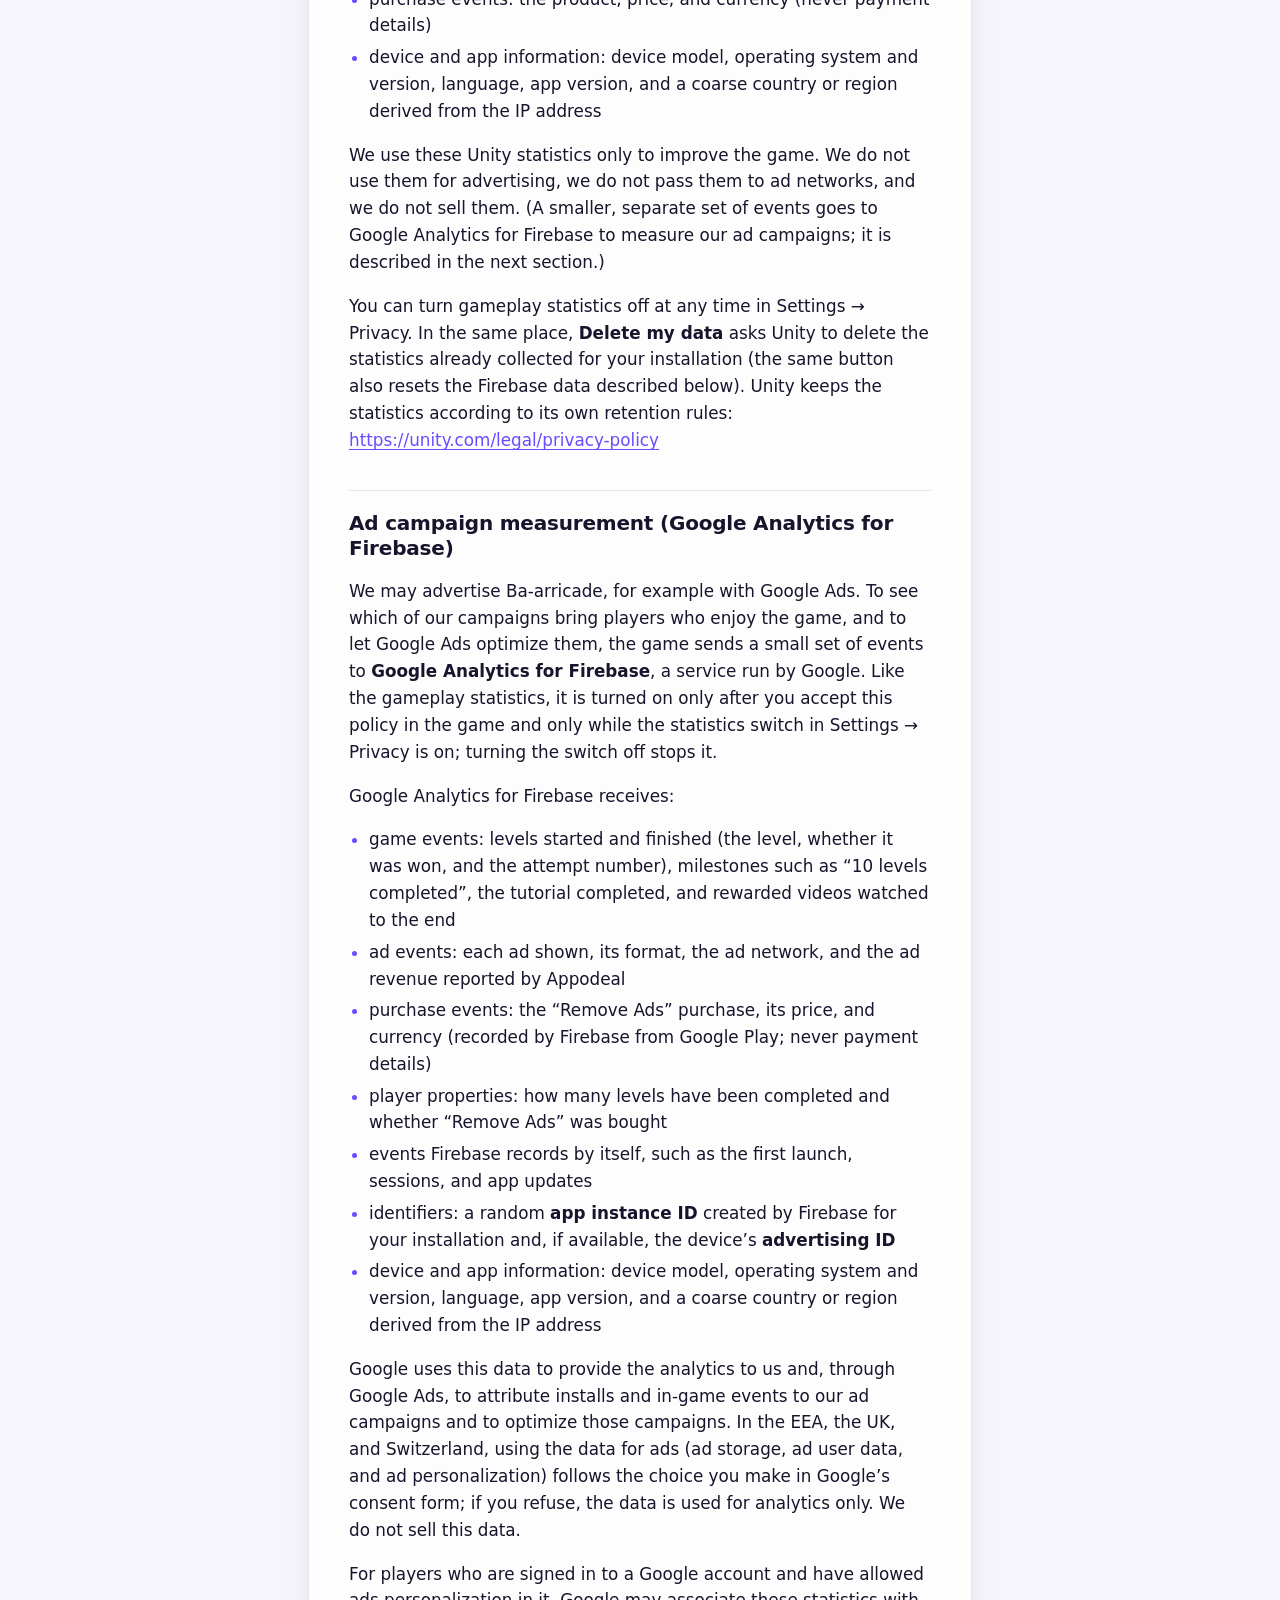
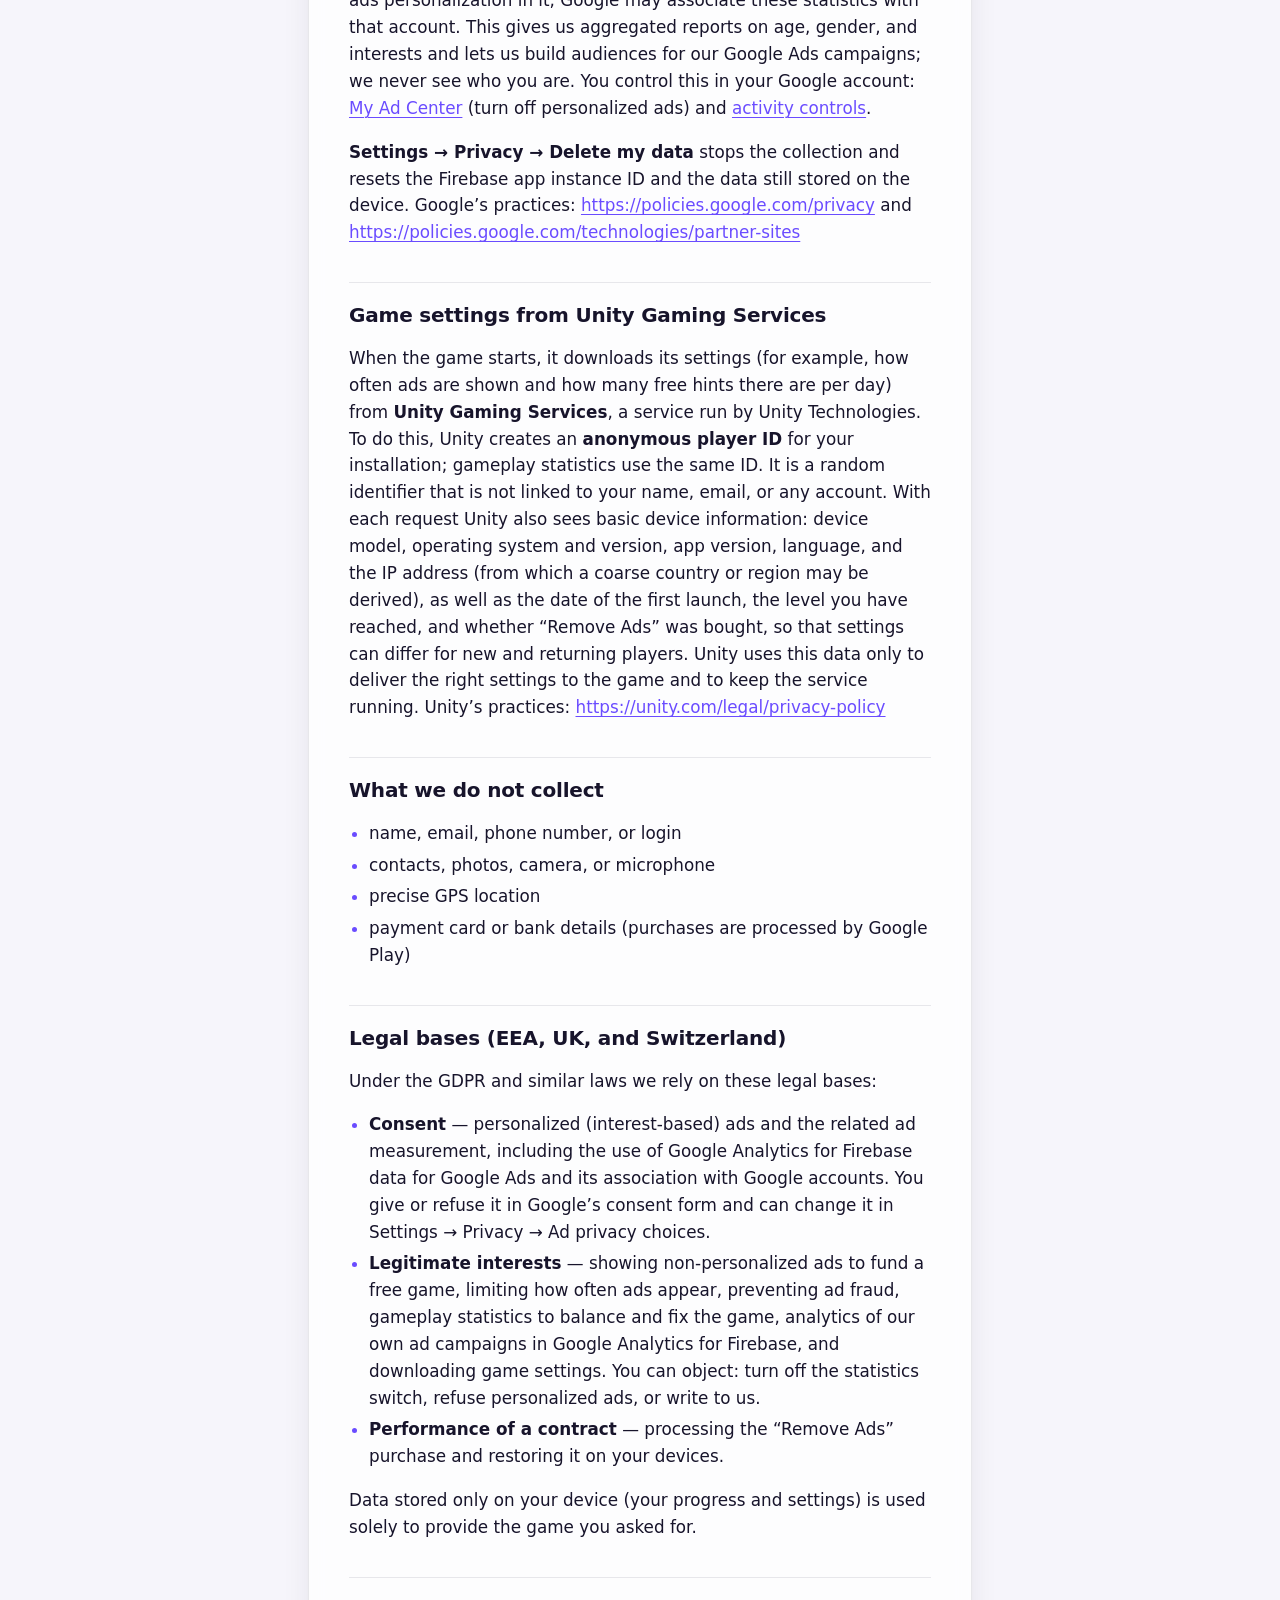
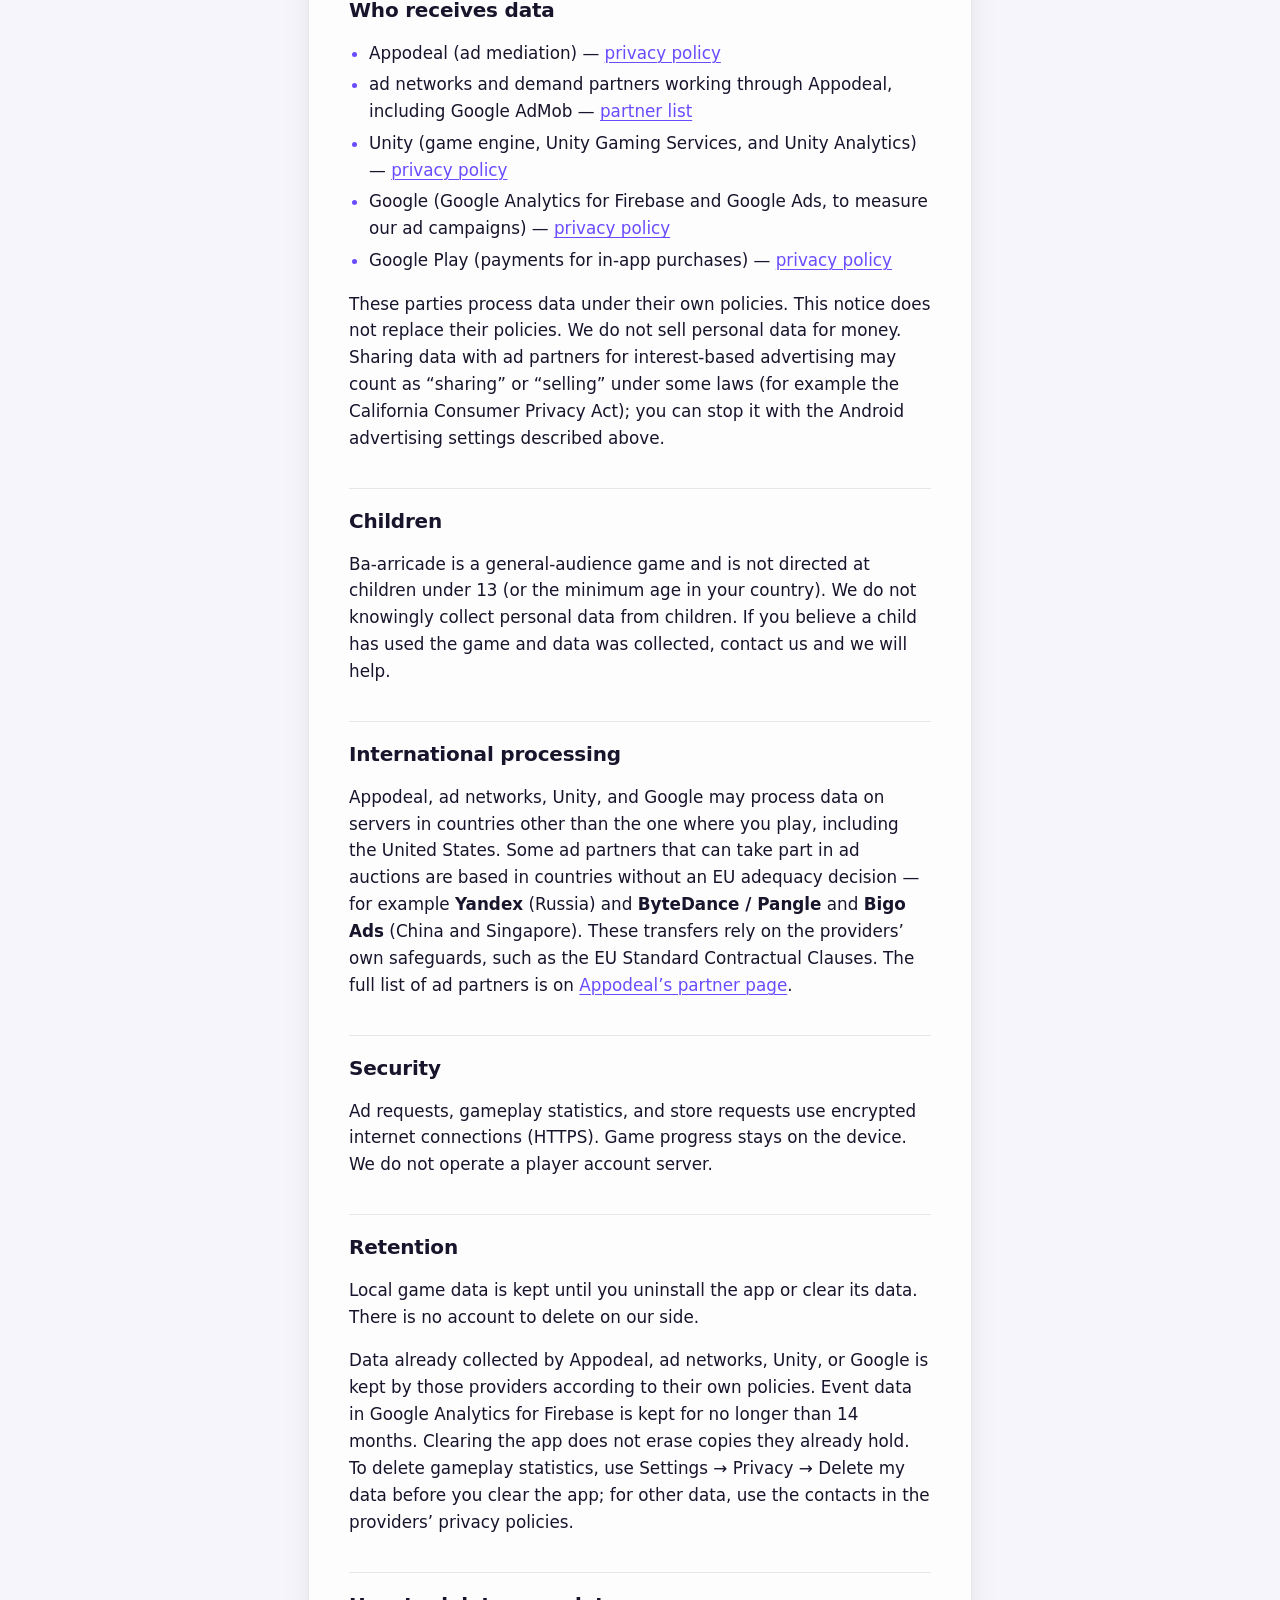
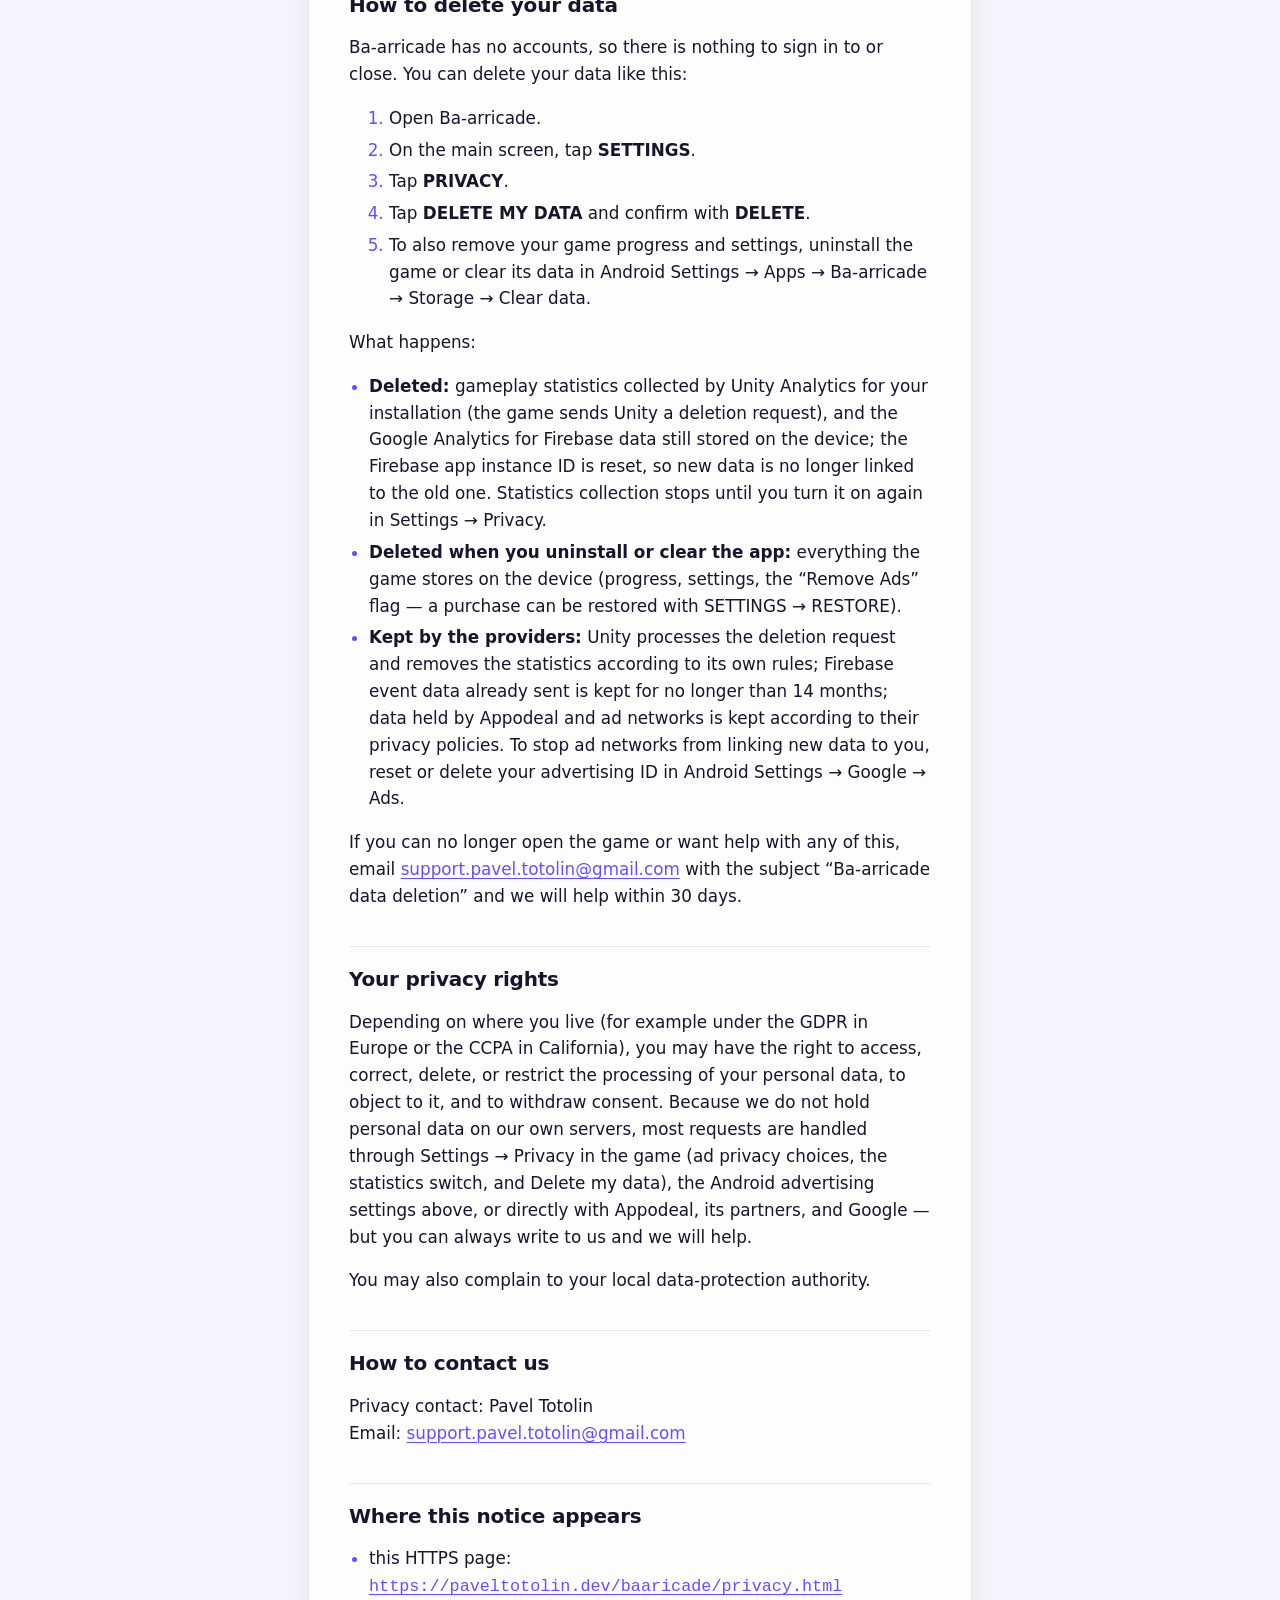
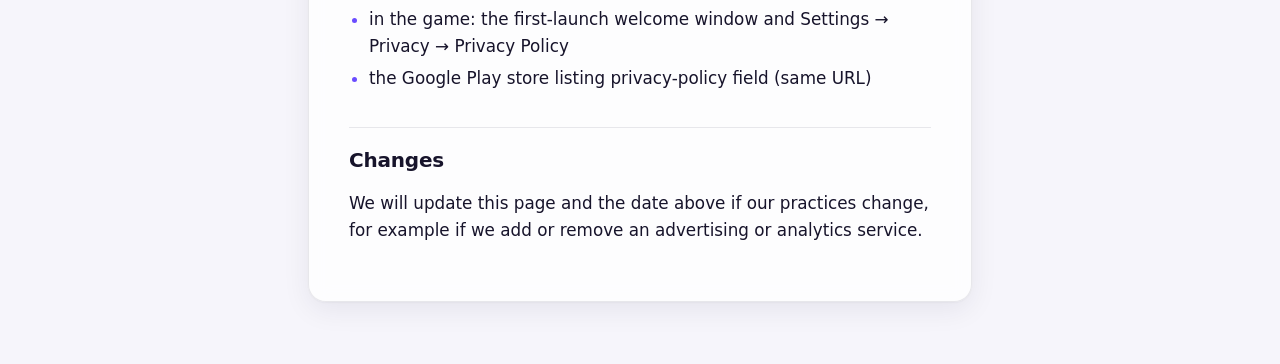
<file: baaricade/privacy.html>
<!DOCTYPE html>
<html lang="en">
<head>
  <meta charset="utf-8">
  <meta name="viewport" content="width=device-width, initial-scale=1">
  <title>Privacy Policy — Ba-arricade</title>
  <link rel="canonical" href="https://paveltotolin.dev/baaricade/privacy.html">
  <link rel="stylesheet" href="../assets/site.css">
</head>
<body>
  <main class="page">
  <nav class="topnav">
    <a href="/">Home</a>
  </nav>
  <article class="doc">
  <h1>Privacy Policy — Ba-arricade</h1>
  <p class="meta">Last updated: 22 November 2026</p>

  <p>This is the full privacy notice for <strong>Ba-arricade</strong>, a puzzle game for Android in which you place signs, feeders, and a dog to steer rams so the farmer can fence off the field. This is the URL we use on the Google Play store listing. The site is served over HTTPS.</p>
  <p>This notice describes what the game stores on your device, what data the advertising SDK collects, how the in-app purchase works, what anonymous gameplay statistics the game sends, how we measure our own ad campaigns, which third parties receive data, and what choices you have.</p>

  <h2>Who we are</h2>
  <p>Ba-arricade is made by Pavel Totolin, an independent developer. This notice applies to anyone who plays the game, wherever they are.</p>
  <p>The game has no account or login. We do not ask for your name, email address, or phone number, and we do not run our own servers for the game.</p>

  <h2>What the game stores on your device</h2>
  <p>The game keeps its progress locally on the device:</p>
  <ul>
    <li>the level you have reached</li>
    <li>which tutorial tips and new-element cards you have already seen</li>
    <li>how many free hints you have used today</li>
    <li>how many levels you have won and how many ads between levels have been shown (used to decide when the next ad between levels is due)</li>
    <li>whether you bought “Remove Ads”, and when the offer to remove ads was last shown</li>
    <li>whether you accepted this policy, and the date of the first launch</li>
    <li>your settings: music and sound volume, language, and whether gameplay statistics are allowed</li>
  </ul>
  <p>This data is not sent to us. Uninstalling the app or clearing its data deletes it.</p>

  <h2>Advertising</h2>
  <p>The game is free and shows ads: a banner at the bottom of the screen, ads between levels (interstitial ads, shown now and then after a level is won), and optional rewarded videos that you can choose to watch for a hint once the day’s free hints are used up. After the “Remove Ads” purchase there is no banner and no ads between levels; rewarded videos stay available if you choose to watch them. Ads are served through the <strong>Appodeal</strong> mediation SDK. Appodeal requests ads from its demand partners and ad networks (for example Google AdMob, AppLovin, Unity Ads, ironSource, Meta Audience Network, Mintegral, Liftoff (Vungle), BidMachine, Yandex, and others) and shows the one that wins.</p>

  <h3>What the advertising SDK collects</h3>
  <p>To request, show, and measure ads, Appodeal and its partners may collect:</p>
  <ul>
    <li>the device’s <strong>advertising ID</strong> (Google Advertising ID on Android)</li>
    <li>the device’s <strong>IP address</strong></li>
    <li>device and app information: device model and manufacturer, operating system and version, language, screen size, network type and carrier, app name and version, time zone</li>
    <li>a <strong>coarse location</strong> (country or region) derived from the IP address</li>
    <li>ad interactions: which ads were requested, shown, clicked, or watched to the end, and ad revenue</li>
  </ul>
  <p>This data is used to deliver ads, limit how often the same ad is shown, measure ad performance and attribution, prevent fraud, and — if you allow it — show personalized (interest-based) ads.</p>
  <p>Appodeal’s SDK also includes optional measurement and diagnostics services (such as Adjust, AppsFlyer, Meta, and Sentry). When they are active, they receive similar technical data about the device, the app, and ad events. Separately, the game itself uses Google Analytics for Firebase to measure our own ad campaigns — see “Ad campaign measurement” below.</p>

  <h3>Location and permissions</h3>
  <p>The game does not request location permission and does not collect precise GPS location. A coarse region may be inferred from the IP address by Appodeal or ad networks. The game does not access your contacts, camera, microphone, or photos.</p>

  <h3>Consent in the EEA, the UK, and Switzerland</h3>
  <p>If you are in the European Economic Area, the United Kingdom, or Switzerland, the game shows a consent message (Google’s consent form, provided through Appodeal) before personalized ads. You can accept or refuse. If you refuse, you will still see ads, but they will be non-personalized, and ad partners are told not to use your data for profiling.</p>
  <p>You can change your choice at any time in the game: <strong>Settings → Privacy → Ad privacy choices</strong> opens the same consent form again. Withdrawing consent does not affect ads you have already seen, and your game progress is kept. You can also contact us by email.</p>

  <h3>Your advertising choices on Android</h3>
  <p>On Android you can reset or delete your advertising ID, or opt out of ads personalization, in Settings → Google → Ads (or Settings → Privacy → Ads, depending on the device). After that, ad networks receive no advertising ID or are told not to personalize ads.</p>

  <h3>Third-party policies</h3>
  <ul>
    <li>Appodeal privacy policy: <a href="https://appodeal.com/privacy-policy/">https://appodeal.com/privacy-policy/</a></li>
    <li>Appodeal’s list of partners and their privacy policies: <a href="https://www.appodeal.com/home/partners-privacy-policies/">https://www.appodeal.com/home/partners-privacy-policies/</a></li>
    <li>How Google uses data from apps that show its ads: <a href="https://policies.google.com/technologies/partner-sites">https://policies.google.com/technologies/partner-sites</a></li>
    <li>Google’s privacy policy: <a href="https://policies.google.com/privacy">https://policies.google.com/privacy</a></li>
  </ul>

  <h2>Game engine</h2>
  <p>Ba-arricade is built with the Unity engine. The engine may send anonymous technical data to Unity, such as device model, operating system, graphics hardware, and performance or crash information, to help Unity improve the engine. Unity’s practices: <a href="https://unity.com/legal/privacy-policy">https://unity.com/legal/privacy-policy</a></p>

  <h2>In-app purchases</h2>
  <p>The game offers one optional purchase: <strong>“Remove Ads”</strong>, a one-time purchase that turns off the banner and the ads between levels. Payment is processed by <strong>Google Play</strong>. We never see or receive your card or bank details.</p>
  <p>After a purchase, the store gives the game an order record: the product, an order ID, and a receipt signed by the store. The game checks the receipt’s signature on your device and saves on the device that ads are removed. When the game starts, it asks the store which one-time purchases your store account owns, so “Remove Ads” comes back after a reinstall or on a new device (there is also a “Restore” button in Settings). The purchase is handled through Unity’s in-app purchasing library, which runs inside the game. We do not run a server that receives your purchases. If gameplay statistics are allowed (see below), the fact of the purchase — product, price, and currency — may be included in them, both in Unity Analytics and in Google Analytics for Firebase.</p>
  <p>Google Play’s privacy policy: <a href="https://policies.google.com/privacy">https://policies.google.com/privacy</a></p>

  <h2>Gameplay statistics (Unity Analytics)</h2>
  <p>To balance the difficulty of the levels, find problems, and understand which parts of the game are used, the game sends anonymous gameplay statistics to <strong>Unity Analytics</strong>, part of Unity Gaming Services. Statistics are sent only after you accept this policy in the game, and only while the statistics switch in Settings → Privacy is on. In the EEA, the UK, and Switzerland we rely on our legitimate interest in keeping the game working well (see “Legal bases” below); you can object at any time by turning the switch off.</p>
  <p>The statistics are linked to the same <strong>anonymous player ID</strong> described in “Game settings from Unity Gaming Services”, not to your name, email, or advertising ID. They include:</p>
  <ul>
    <li>game events: levels started; the result of each attempt (won or lost, how much of the field was fenced, on which step, how many items were placed, how many hints were shown, time spent); hints used and whether they were free or for a video; your language and volume settings; and whether an offer to remove ads was shown, closed, or used</li>
    <li>ad events: which kind of ad was shown or offered (banner, ad between levels, rewarded video) and the ad revenue reported by Appodeal</li>
    <li>purchase events: the product, price, and currency (never payment details)</li>
    <li>device and app information: device model, operating system and version, language, app version, and a coarse country or region derived from the IP address</li>
  </ul>
  <p>We use these Unity statistics only to improve the game. We do not use them for advertising, we do not pass them to ad networks, and we do not sell them. (A smaller, separate set of events goes to Google Analytics for Firebase to measure our ad campaigns; it is described in the next section.)</p>
  <p>You can turn gameplay statistics off at any time in Settings → Privacy. In the same place, <strong>Delete my data</strong> asks Unity to delete the statistics already collected for your installation (the same button also resets the Firebase data described below). Unity keeps the statistics according to its own retention rules: <a href="https://unity.com/legal/privacy-policy">https://unity.com/legal/privacy-policy</a></p>

  <h2>Ad campaign measurement (Google Analytics for Firebase)</h2>
  <p>We may advertise Ba-arricade, for example with Google Ads. To see which of our campaigns bring players who enjoy the game, and to let Google Ads optimize them, the game sends a small set of events to <strong>Google Analytics for Firebase</strong>, a service run by Google. Like the gameplay statistics, it is turned on only after you accept this policy in the game and only while the statistics switch in Settings → Privacy is on; turning the switch off stops it.</p>
  <p>Google Analytics for Firebase receives:</p>
  <ul>
    <li>game events: levels started and finished (the level, whether it was won, and the attempt number), milestones such as “10 levels completed”, the tutorial completed, and rewarded videos watched to the end</li>
    <li>ad events: each ad shown, its format, the ad network, and the ad revenue reported by Appodeal</li>
    <li>purchase events: the “Remove Ads” purchase, its price, and currency (recorded by Firebase from Google Play; never payment details)</li>
    <li>player properties: how many levels have been completed and whether “Remove Ads” was bought</li>
    <li>events Firebase records by itself, such as the first launch, sessions, and app updates</li>
    <li>identifiers: a random <strong>app instance ID</strong> created by Firebase for your installation and, if available, the device’s <strong>advertising ID</strong></li>
    <li>device and app information: device model, operating system and version, language, app version, and a coarse country or region derived from the IP address</li>
  </ul>
  <p>Google uses this data to provide the analytics to us and, through Google Ads, to attribute installs and in-game events to our ad campaigns and to optimize those campaigns. In the EEA, the UK, and Switzerland, using the data for ads (ad storage, ad user data, and ad personalization) follows the choice you make in Google’s consent form; if you refuse, the data is used for analytics only. We do not sell this data.</p>
  <p>For players who are signed in to a Google account and have allowed ads personalization in it, Google may associate these statistics with that account. This gives us aggregated reports on age, gender, and interests and lets us build audiences for our Google Ads campaigns; we never see who you are. You control this in your Google account: <a href="https://myadcenter.google.com/">My Ad Center</a> (turn off personalized ads) and <a href="https://myaccount.google.com/activitycontrols">activity controls</a>.</p>
  <p><strong>Settings → Privacy → Delete my data</strong> stops the collection and resets the Firebase app instance ID and the data still stored on the device. Google’s practices: <a href="https://policies.google.com/privacy">https://policies.google.com/privacy</a> and <a href="https://policies.google.com/technologies/partner-sites">https://policies.google.com/technologies/partner-sites</a></p>

  <h2>Game settings from Unity Gaming Services</h2>
  <p>When the game starts, it downloads its settings (for example, how often ads are shown and how many free hints there are per day) from <strong>Unity Gaming Services</strong>, a service run by Unity Technologies. To do this, Unity creates an <strong>anonymous player ID</strong> for your installation; gameplay statistics use the same ID. It is a random identifier that is not linked to your name, email, or any account. With each request Unity also sees basic device information: device model, operating system and version, app version, language, and the IP address (from which a coarse country or region may be derived), as well as the date of the first launch, the level you have reached, and whether “Remove Ads” was bought, so that settings can differ for new and returning players. Unity uses this data only to deliver the right settings to the game and to keep the service running. Unity’s practices: <a href="https://unity.com/legal/privacy-policy">https://unity.com/legal/privacy-policy</a></p>

  <h2>What we do not collect</h2>
  <ul>
    <li>name, email, phone number, or login</li>
    <li>contacts, photos, camera, or microphone</li>
    <li>precise GPS location</li>
    <li>payment card or bank details (purchases are processed by Google Play)</li>
  </ul>

  <h2>Legal bases (EEA, UK, and Switzerland)</h2>
  <p>Under the GDPR and similar laws we rely on these legal bases:</p>
  <ul>
    <li><strong>Consent</strong> — personalized (interest-based) ads and the related ad measurement, including the use of Google Analytics for Firebase data for Google Ads and its association with Google accounts. You give or refuse it in Google’s consent form and can change it in Settings → Privacy → Ad privacy choices.</li>
    <li><strong>Legitimate interests</strong> — showing non-personalized ads to fund a free game, limiting how often ads appear, preventing ad fraud, gameplay statistics to balance and fix the game, analytics of our own ad campaigns in Google Analytics for Firebase, and downloading game settings. You can object: turn off the statistics switch, refuse personalized ads, or write to us.</li>
    <li><strong>Performance of a contract</strong> — processing the “Remove Ads” purchase and restoring it on your devices.</li>
  </ul>
  <p>Data stored only on your device (your progress and settings) is used solely to provide the game you asked for.</p>

  <h2>Who receives data</h2>
  <ul>
    <li>Appodeal (ad mediation) — <a href="https://appodeal.com/privacy-policy/">privacy policy</a></li>
    <li>ad networks and demand partners working through Appodeal, including Google AdMob — <a href="https://www.appodeal.com/home/partners-privacy-policies/">partner list</a></li>
    <li>Unity (game engine, Unity Gaming Services, and Unity Analytics) — <a href="https://unity.com/legal/privacy-policy">privacy policy</a></li>
    <li>Google (Google Analytics for Firebase and Google Ads, to measure our ad campaigns) — <a href="https://policies.google.com/privacy">privacy policy</a></li>
    <li>Google Play (payments for in-app purchases) — <a href="https://policies.google.com/privacy">privacy policy</a></li>
  </ul>
  <p>These parties process data under their own policies. This notice does not replace their policies. We do not sell personal data for money. Sharing data with ad partners for interest-based advertising may count as “sharing” or “selling” under some laws (for example the California Consumer Privacy Act); you can stop it with the Android advertising settings described above.</p>

  <h2>Children</h2>
  <p>Ba-arricade is a general-audience game and is not directed at children under 13 (or the minimum age in your country). We do not knowingly collect personal data from children. If you believe a child has used the game and data was collected, contact us and we will help.</p>

  <h2>International processing</h2>
  <p>Appodeal, ad networks, Unity, and Google may process data on servers in countries other than the one where you play, including the United States. Some ad partners that can take part in ad auctions are based in countries without an EU adequacy decision — for example <strong>Yandex</strong> (Russia) and <strong>ByteDance / Pangle</strong> and <strong>Bigo Ads</strong> (China and Singapore). These transfers rely on the providers’ own safeguards, such as the EU Standard Contractual Clauses. The full list of ad partners is on <a href="https://www.appodeal.com/home/partners-privacy-policies/">Appodeal’s partner page</a>.</p>

  <h2>Security</h2>
  <p>Ad requests, gameplay statistics, and store requests use encrypted internet connections (HTTPS). Game progress stays on the device. We do not operate a player account server.</p>

  <h2>Retention</h2>
  <p>Local game data is kept until you uninstall the app or clear its data. There is no account to delete on our side.</p>
  <p>Data already collected by Appodeal, ad networks, Unity, or Google is kept by those providers according to their own policies. Event data in Google Analytics for Firebase is kept for no longer than 14 months. Clearing the app does not erase copies they already hold. To delete gameplay statistics, use Settings → Privacy → Delete my data before you clear the app; for other data, use the contacts in the providers’ privacy policies.</p>

  <h2 id="delete-data">How to delete your data</h2>
  <p>Ba-arricade has no accounts, so there is nothing to sign in to or close. You can delete your data like this:</p>
  <ol>
    <li>Open Ba-arricade.</li>
    <li>On the main screen, tap <strong>SETTINGS</strong>.</li>
    <li>Tap <strong>PRIVACY</strong>.</li>
    <li>Tap <strong>DELETE MY DATA</strong> and confirm with <strong>DELETE</strong>.</li>
    <li>To also remove your game progress and settings, uninstall the game or clear its data in Android Settings → Apps → Ba-arricade → Storage → Clear data.</li>
  </ol>
  <p>What happens:</p>
  <ul>
    <li><strong>Deleted:</strong> gameplay statistics collected by Unity Analytics for your installation (the game sends Unity a deletion request), and the Google Analytics for Firebase data still stored on the device; the Firebase app instance ID is reset, so new data is no longer linked to the old one. Statistics collection stops until you turn it on again in Settings → Privacy.</li>
    <li><strong>Deleted when you uninstall or clear the app:</strong> everything the game stores on the device (progress, settings, the “Remove Ads” flag — a purchase can be restored with SETTINGS → RESTORE).</li>
    <li><strong>Kept by the providers:</strong> Unity processes the deletion request and removes the statistics according to its own rules; Firebase event data already sent is kept for no longer than 14 months; data held by Appodeal and ad networks is kept according to their privacy policies. To stop ad networks from linking new data to you, reset or delete your advertising ID in Android Settings → Google → Ads.</li>
  </ul>
  <p>If you can no longer open the game or want help with any of this, email <a href="mailto:support.pavel.totolin@gmail.com">support.pavel.totolin@gmail.com</a> with the subject “Ba-arricade data deletion” and we will help within 30 days.</p>

  <h2>Your privacy rights</h2>
  <p>Depending on where you live (for example under the GDPR in Europe or the CCPA in California), you may have the right to access, correct, delete, or restrict the processing of your personal data, to object to it, and to withdraw consent. Because we do not hold personal data on our own servers, most requests are handled through Settings → Privacy in the game (ad privacy choices, the statistics switch, and Delete my data), the Android advertising settings above, or directly with Appodeal, its partners, and Google — but you can always write to us and we will help.</p>
  <p>You may also complain to your local data-protection authority.</p>

  <h2>How to contact us</h2>
  <p>Privacy contact: Pavel Totolin<br>
  Email: <a href="mailto:support.pavel.totolin@gmail.com">support.pavel.totolin@gmail.com</a></p>

  <h2>Where this notice appears</h2>
  <ul>
    <li>this HTTPS page: <a href="https://paveltotolin.dev/baaricade/privacy.html"><code>https://paveltotolin.dev/baaricade/privacy.html</code></a></li>
    <li>in the game: the first-launch welcome window and Settings → Privacy → Privacy Policy</li>
    <li>the Google Play store listing privacy-policy field (same URL)</li>
  </ul>

  <h2>Changes</h2>
  <p>We will update this page and the date above if our practices change, for example if we add or remove an advertising or analytics service.</p>
  </article>
  </main>
</body>
</html>
</file>
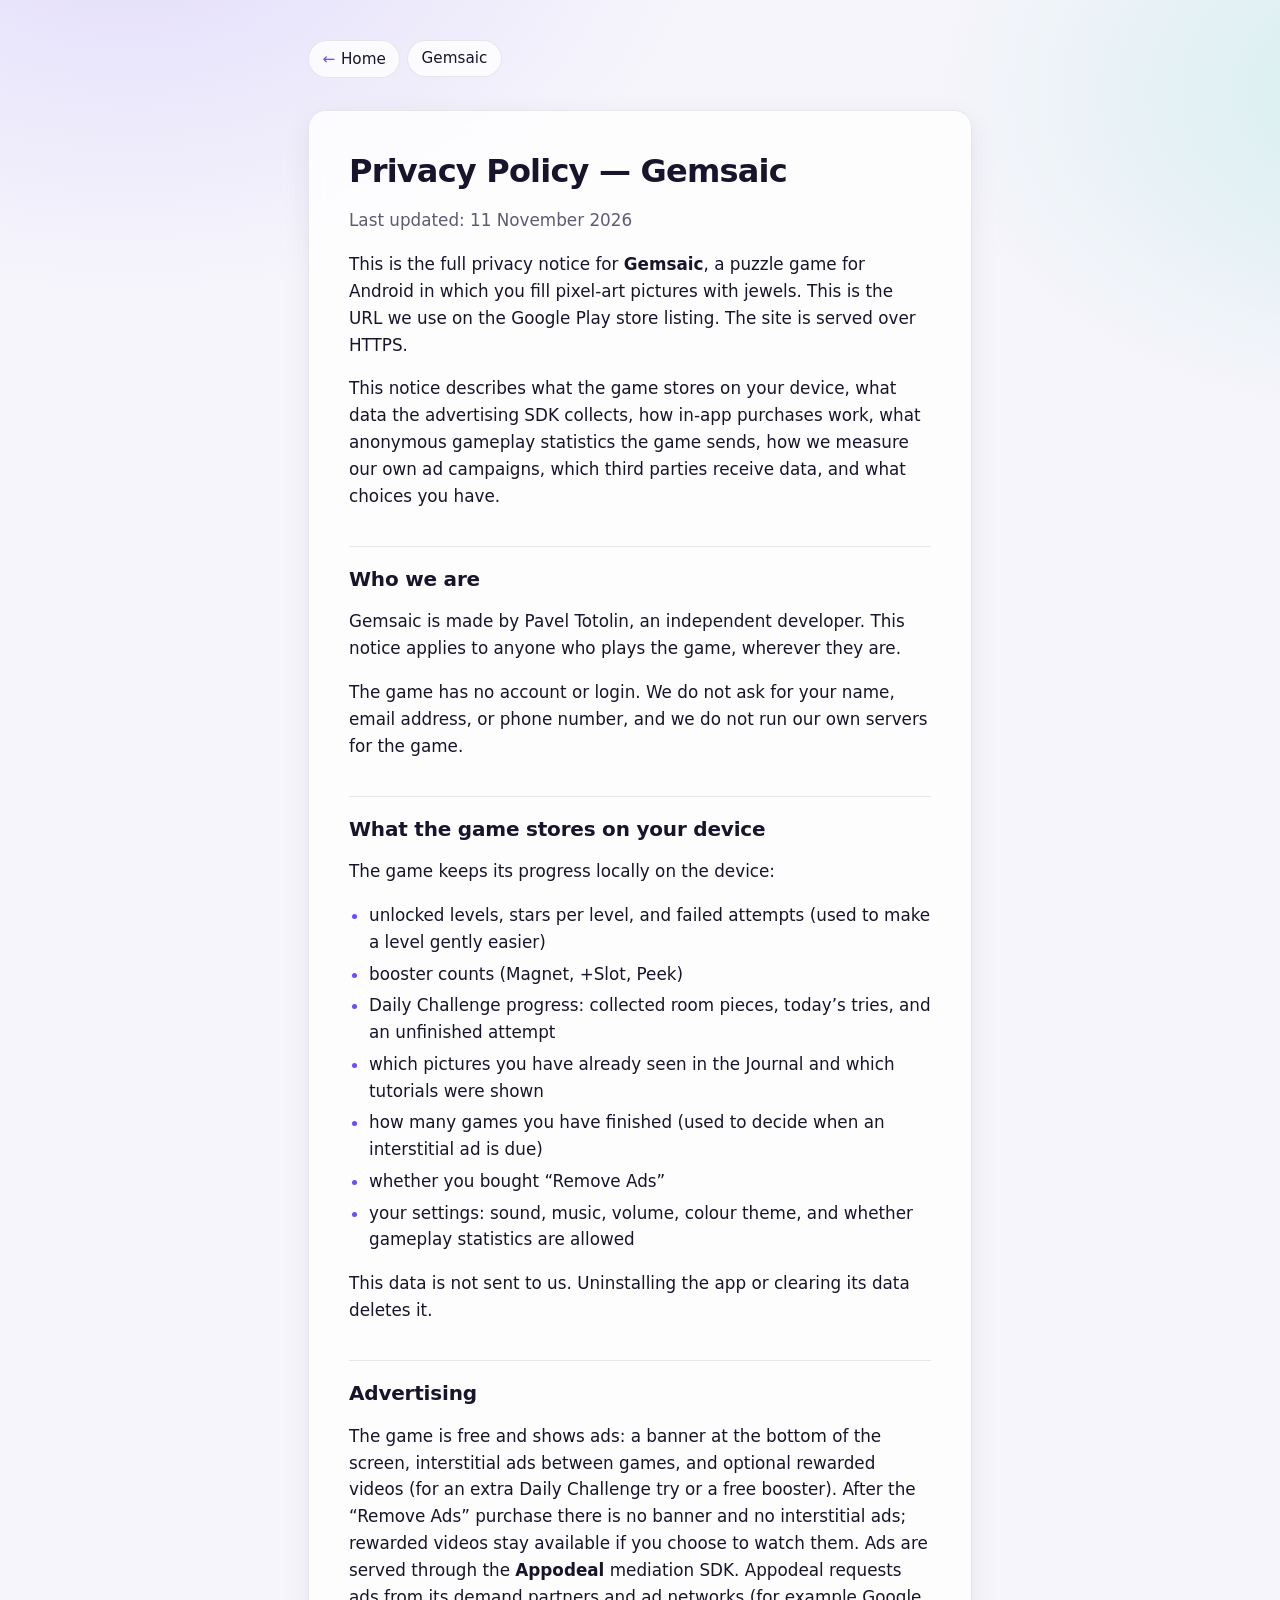
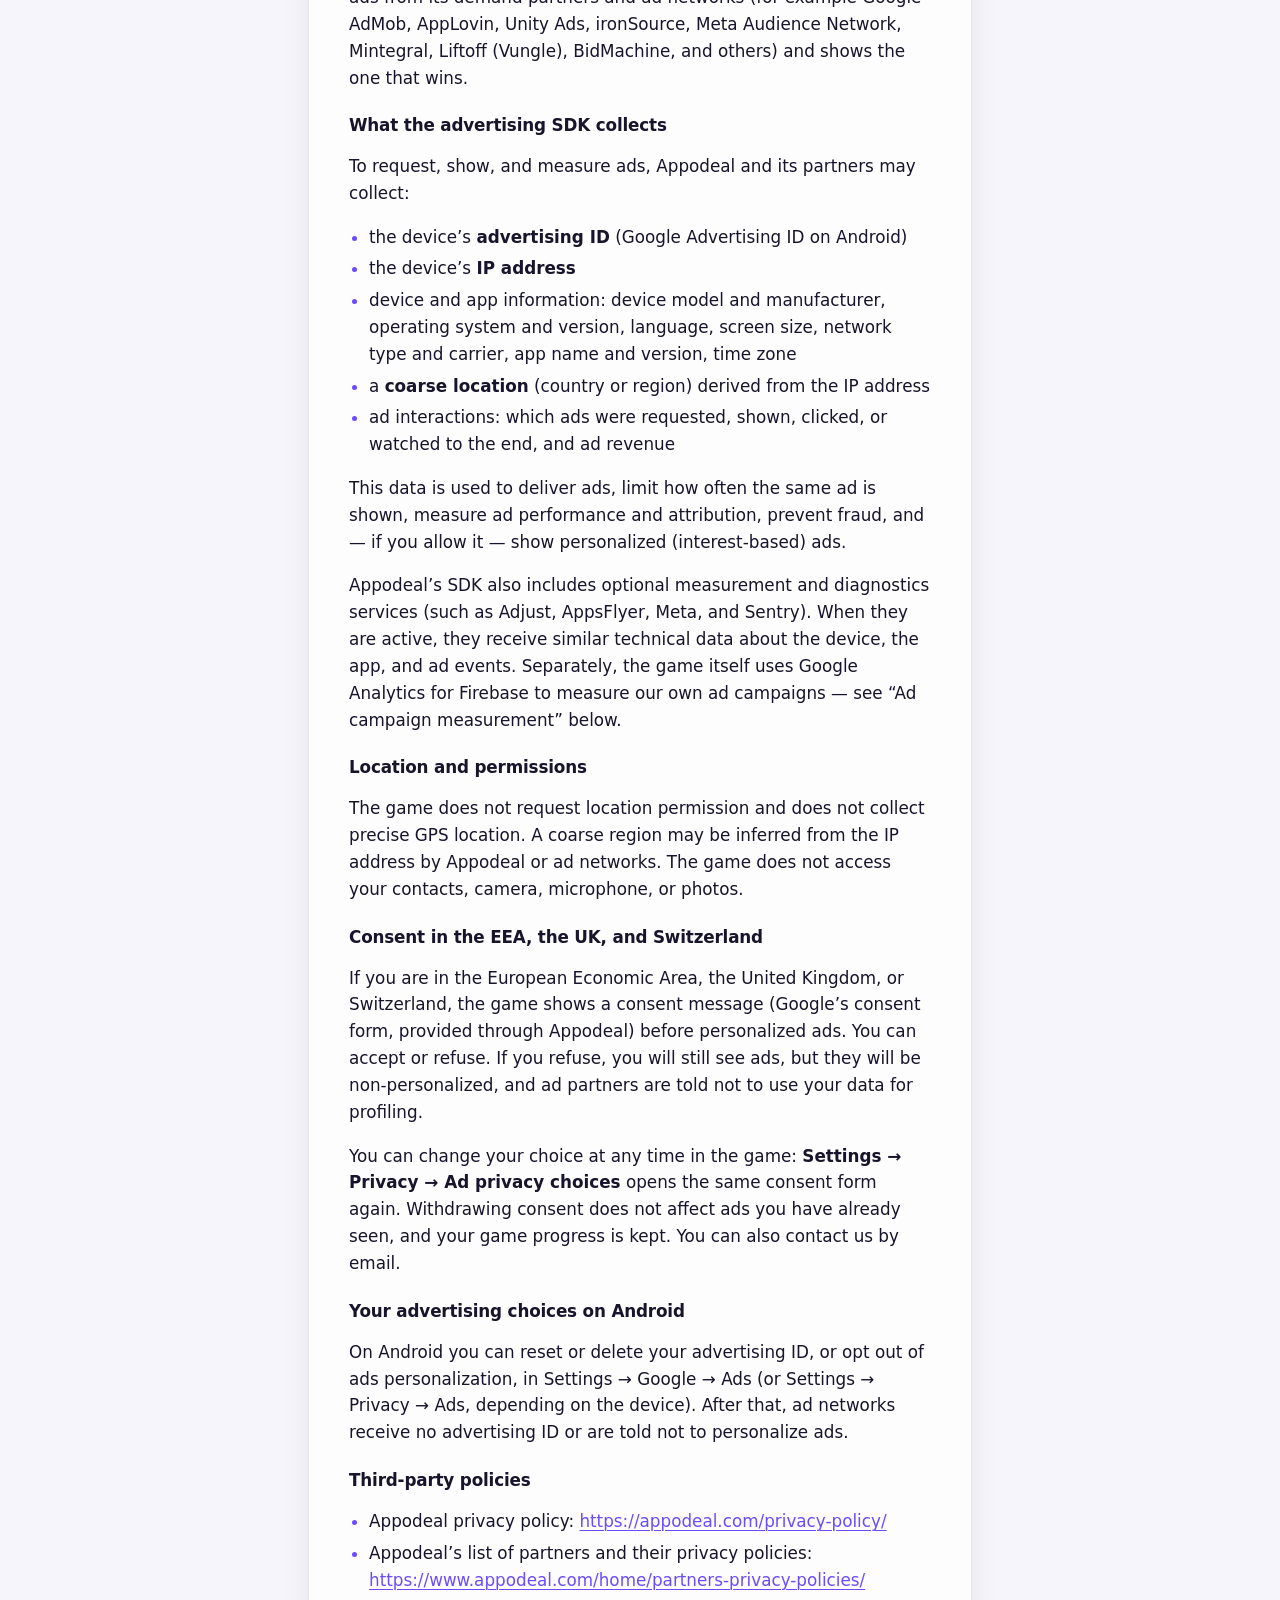
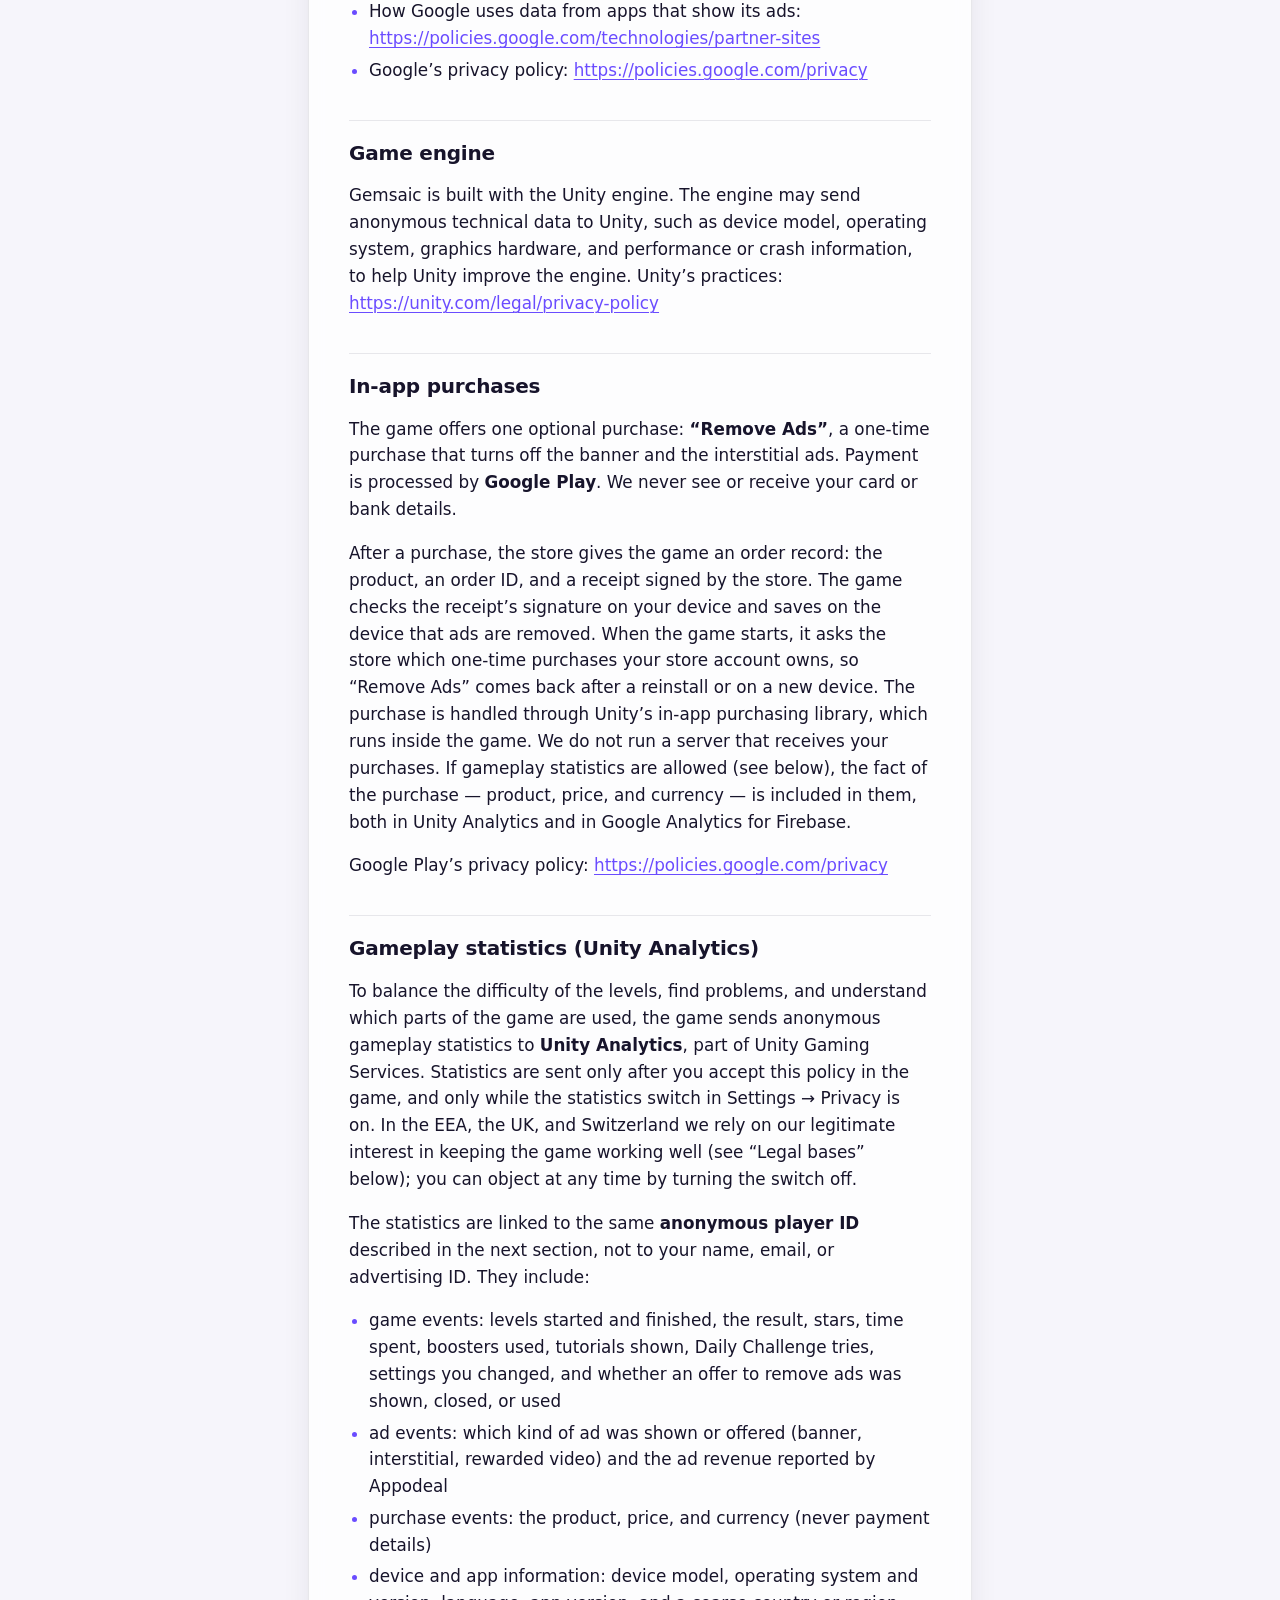
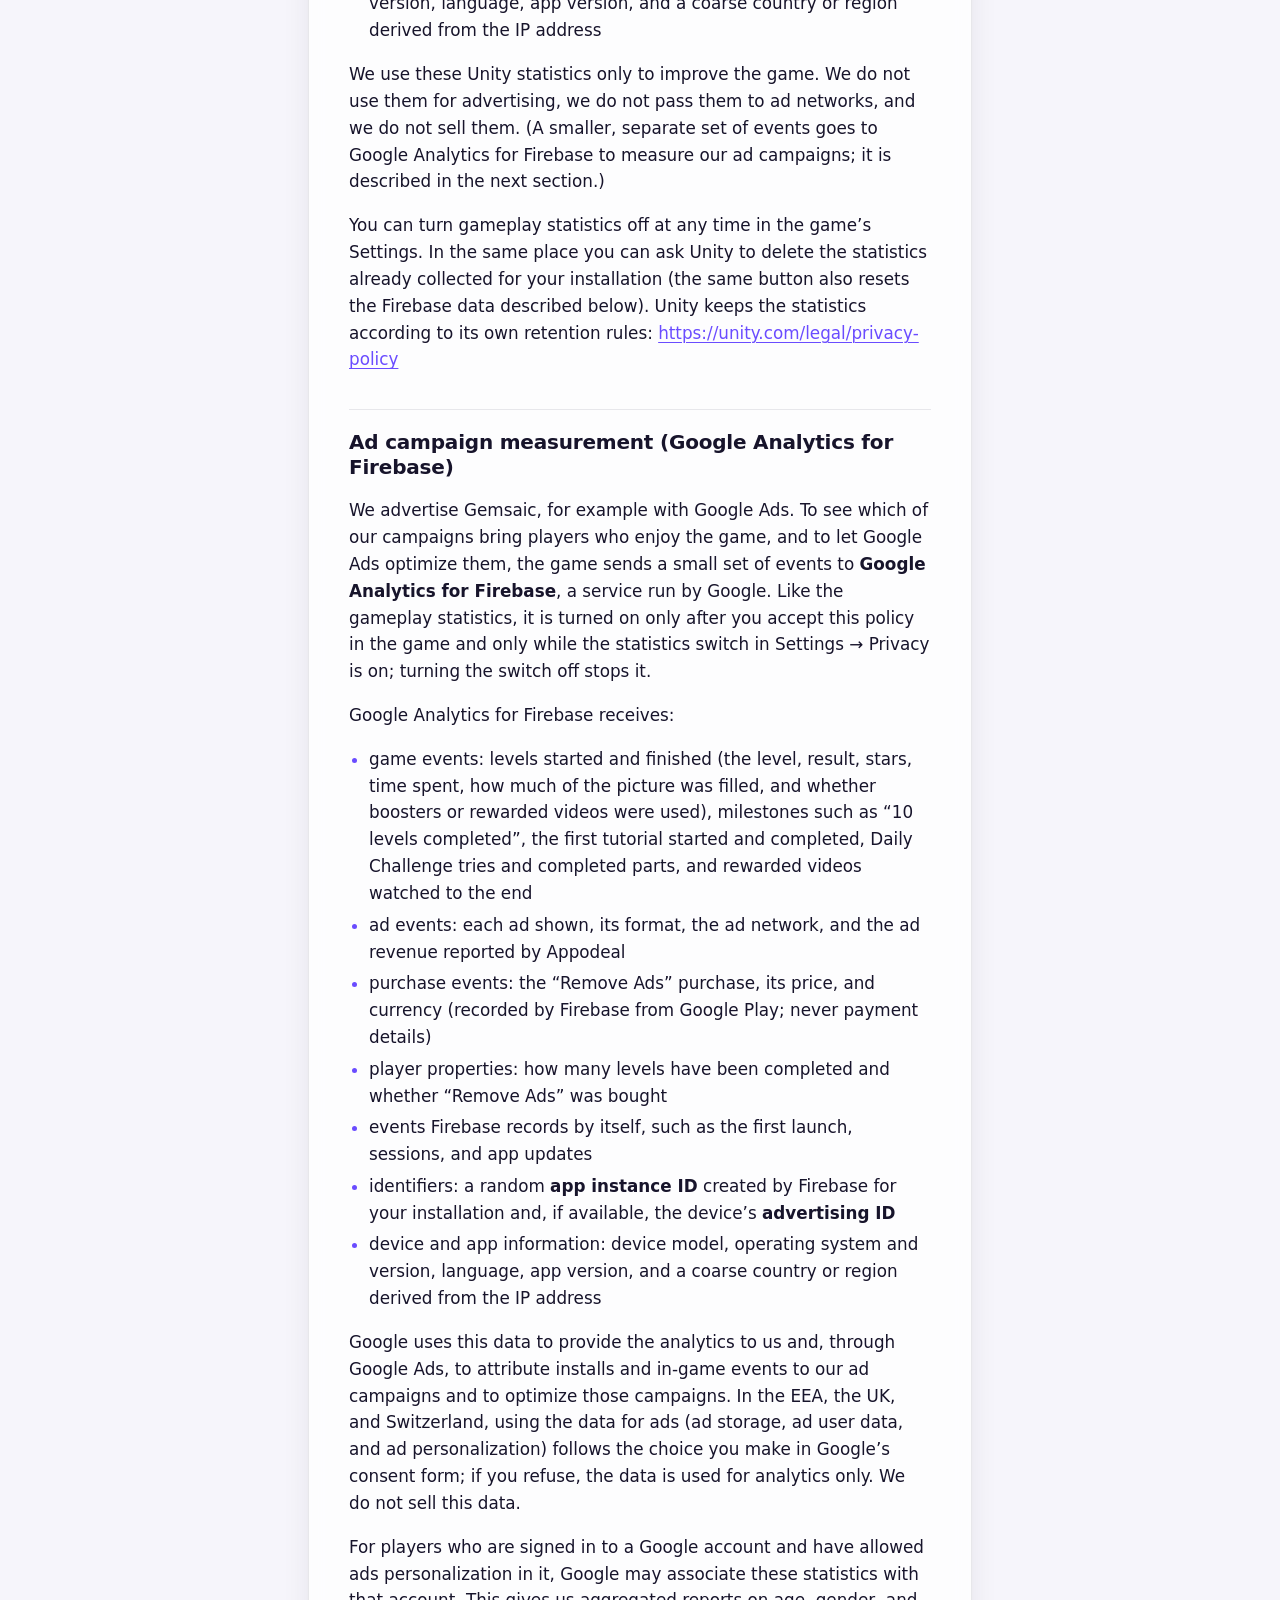
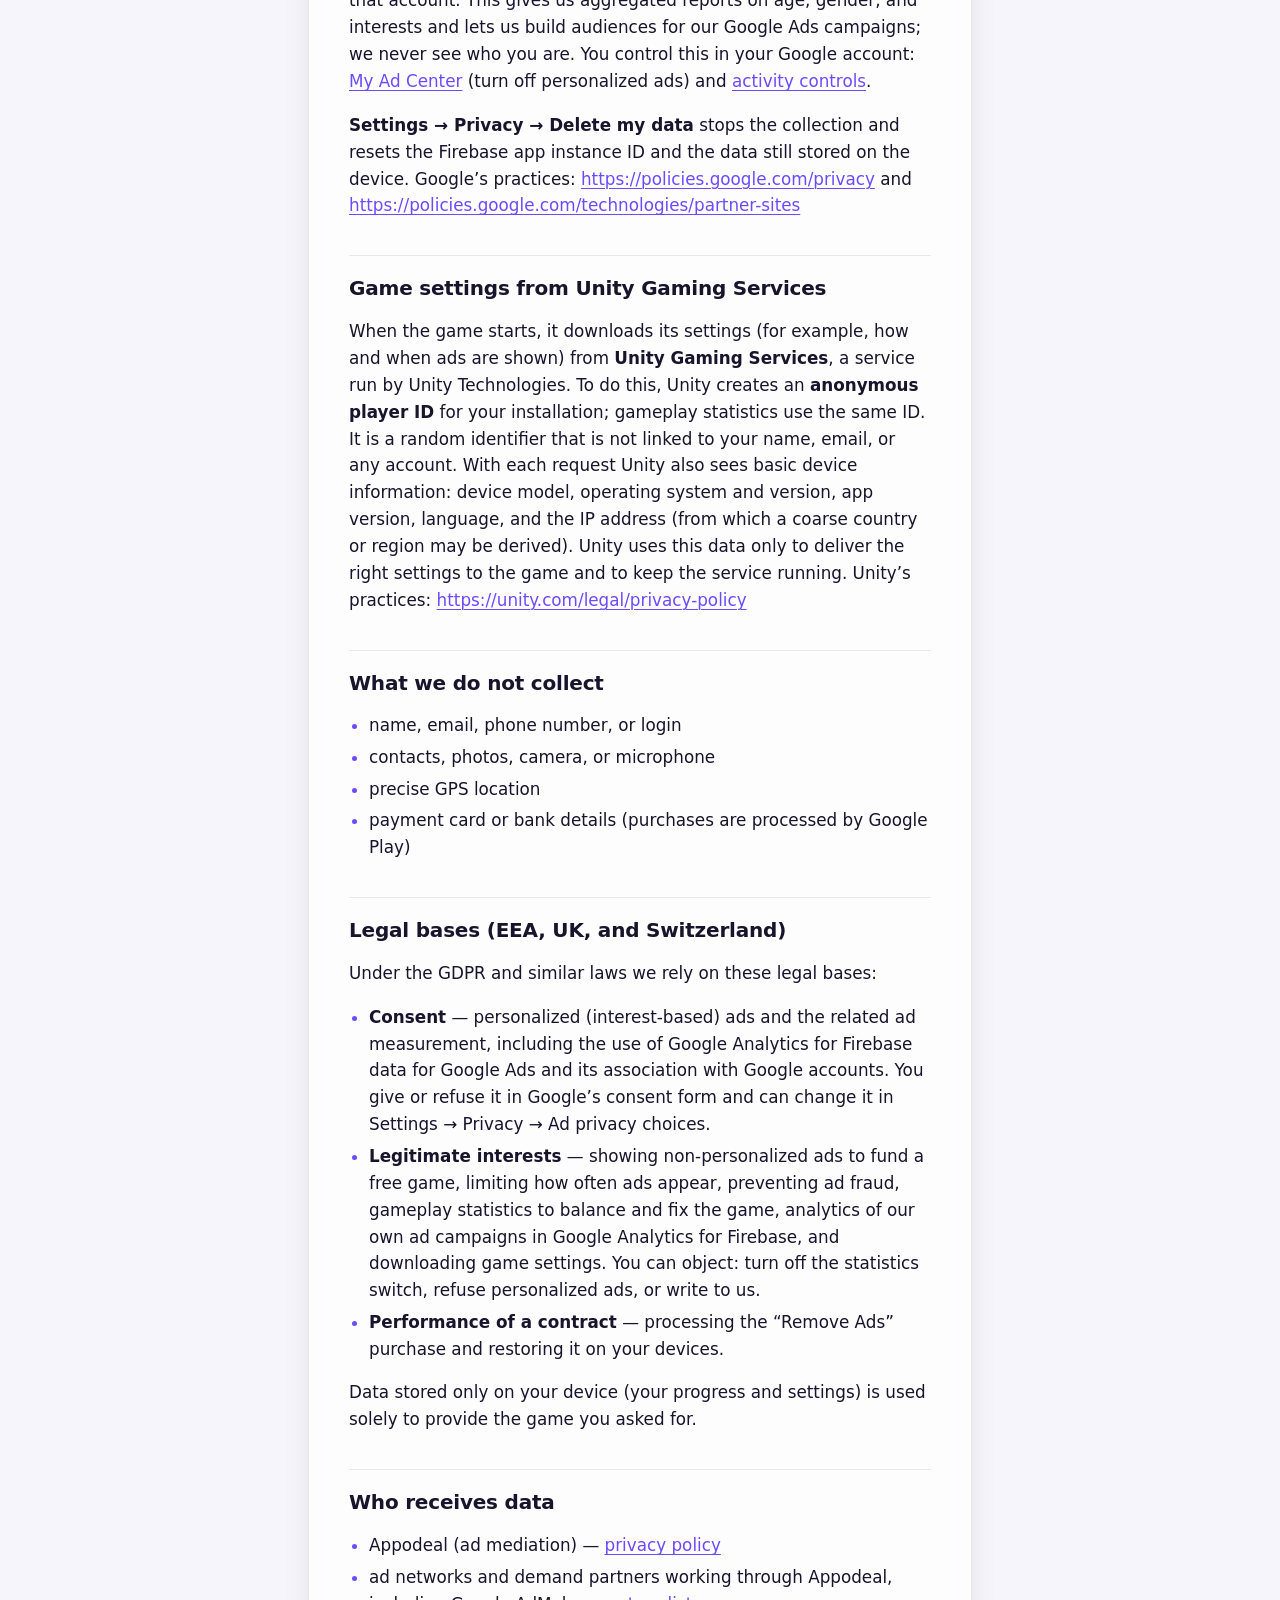
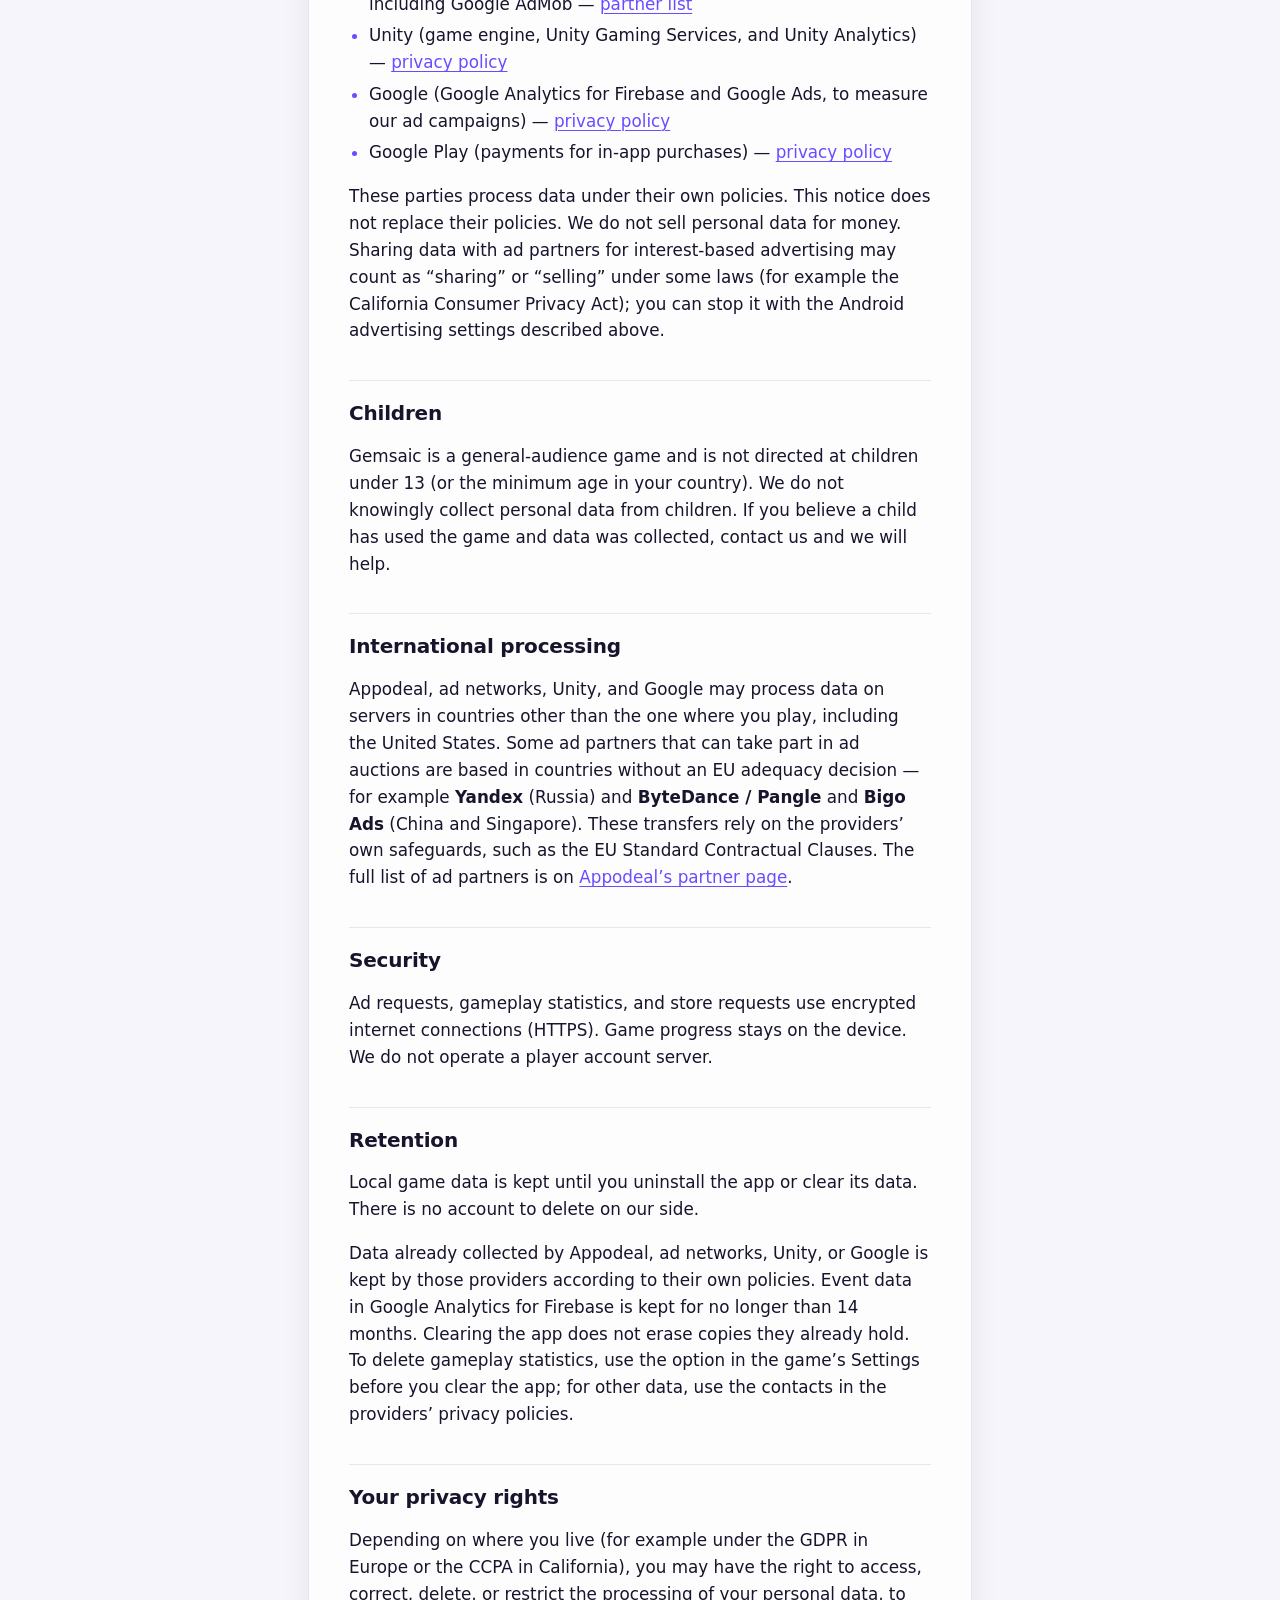
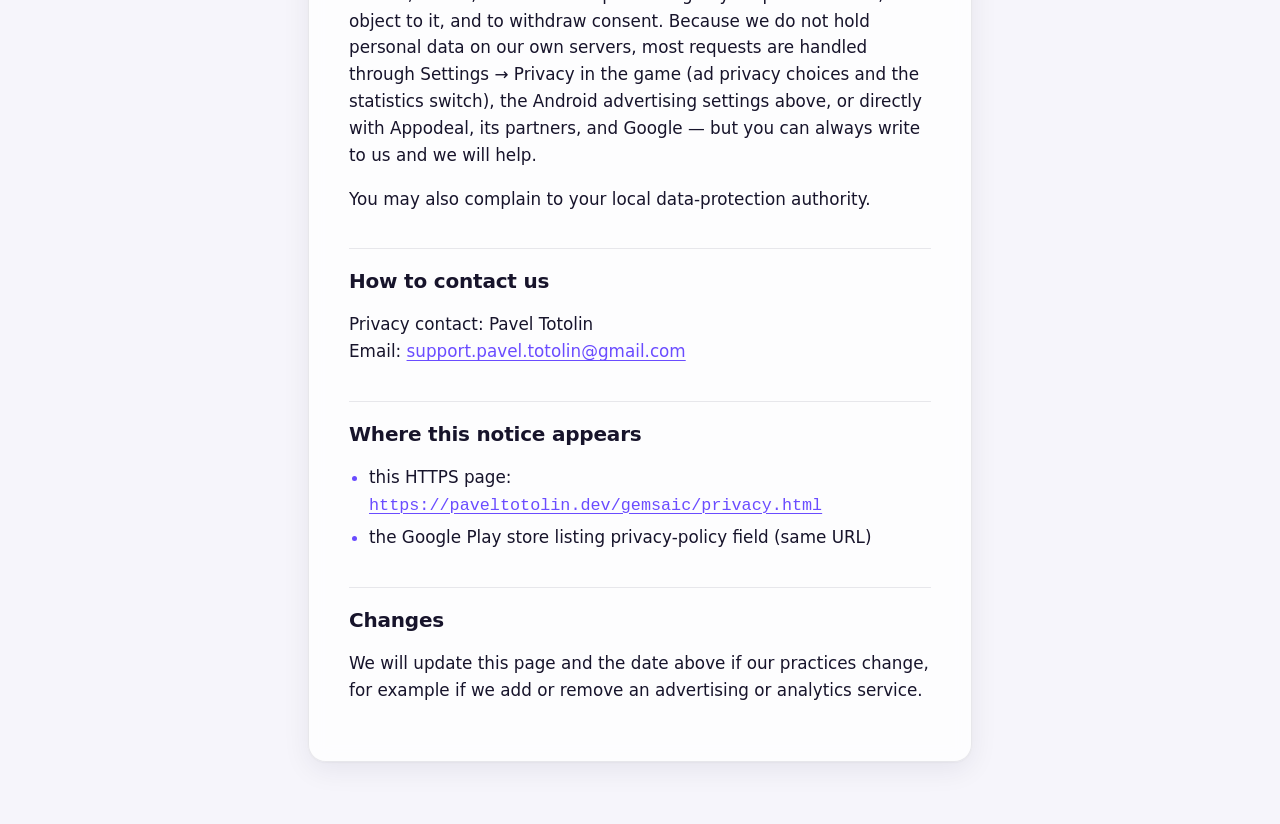
<file: gemsaic/privacy.html>
<!DOCTYPE html>
<html lang="en">
<head>
  <meta charset="utf-8">
  <meta name="viewport" content="width=device-width, initial-scale=1">
  <title>Privacy Policy — Gemsaic</title>
  <link rel="canonical" href="https://paveltotolin.dev/gemsaic/privacy.html">
  <link rel="stylesheet" href="../assets/site.css">
</head>
<body>
  <main class="page">
  <nav class="topnav">
    <a href="/">Home</a>
    <a href="/gemsaic/">Gemsaic</a>
  </nav>
  <article class="doc">
  <h1>Privacy Policy — Gemsaic</h1>
  <p class="meta">Last updated: 11 November 2026</p>

  <p>This is the full privacy notice for <strong>Gemsaic</strong>, a puzzle game for Android in which you fill pixel-art pictures with jewels. This is the URL we use on the Google Play store listing. The site is served over HTTPS.</p>
  <p>This notice describes what the game stores on your device, what data the advertising SDK collects, how in-app purchases work, what anonymous gameplay statistics the game sends, how we measure our own ad campaigns, which third parties receive data, and what choices you have.</p>

  <h2>Who we are</h2>
  <p>Gemsaic is made by Pavel Totolin, an independent developer. This notice applies to anyone who plays the game, wherever they are.</p>
  <p>The game has no account or login. We do not ask for your name, email address, or phone number, and we do not run our own servers for the game.</p>

  <h2>What the game stores on your device</h2>
  <p>The game keeps its progress locally on the device:</p>
  <ul>
    <li>unlocked levels, stars per level, and failed attempts (used to make a level gently easier)</li>
    <li>booster counts (Magnet, +Slot, Peek)</li>
    <li>Daily Challenge progress: collected room pieces, today’s tries, and an unfinished attempt</li>
    <li>which pictures you have already seen in the Journal and which tutorials were shown</li>
    <li>how many games you have finished (used to decide when an interstitial ad is due)</li>
    <li>whether you bought “Remove Ads”</li>
    <li>your settings: sound, music, volume, colour theme, and whether gameplay statistics are allowed</li>
  </ul>
  <p>This data is not sent to us. Uninstalling the app or clearing its data deletes it.</p>

  <h2>Advertising</h2>
  <p>The game is free and shows ads: a banner at the bottom of the screen, interstitial ads between games, and optional rewarded videos (for an extra Daily Challenge try or a free booster). After the “Remove Ads” purchase there is no banner and no interstitial ads; rewarded videos stay available if you choose to watch them. Ads are served through the <strong>Appodeal</strong> mediation SDK. Appodeal requests ads from its demand partners and ad networks (for example Google AdMob, AppLovin, Unity Ads, ironSource, Meta Audience Network, Mintegral, Liftoff (Vungle), BidMachine, and others) and shows the one that wins.</p>

  <h3>What the advertising SDK collects</h3>
  <p>To request, show, and measure ads, Appodeal and its partners may collect:</p>
  <ul>
    <li>the device’s <strong>advertising ID</strong> (Google Advertising ID on Android)</li>
    <li>the device’s <strong>IP address</strong></li>
    <li>device and app information: device model and manufacturer, operating system and version, language, screen size, network type and carrier, app name and version, time zone</li>
    <li>a <strong>coarse location</strong> (country or region) derived from the IP address</li>
    <li>ad interactions: which ads were requested, shown, clicked, or watched to the end, and ad revenue</li>
  </ul>
  <p>This data is used to deliver ads, limit how often the same ad is shown, measure ad performance and attribution, prevent fraud, and — if you allow it — show personalized (interest-based) ads.</p>
  <p>Appodeal’s SDK also includes optional measurement and diagnostics services (such as Adjust, AppsFlyer, Meta, and Sentry). When they are active, they receive similar technical data about the device, the app, and ad events. Separately, the game itself uses Google Analytics for Firebase to measure our own ad campaigns — see “Ad campaign measurement” below.</p>

  <h3>Location and permissions</h3>
  <p>The game does not request location permission and does not collect precise GPS location. A coarse region may be inferred from the IP address by Appodeal or ad networks. The game does not access your contacts, camera, microphone, or photos.</p>

  <h3>Consent in the EEA, the UK, and Switzerland</h3>
  <p>If you are in the European Economic Area, the United Kingdom, or Switzerland, the game shows a consent message (Google’s consent form, provided through Appodeal) before personalized ads. You can accept or refuse. If you refuse, you will still see ads, but they will be non-personalized, and ad partners are told not to use your data for profiling.</p>
  <p>You can change your choice at any time in the game: <strong>Settings → Privacy → Ad privacy choices</strong> opens the same consent form again. Withdrawing consent does not affect ads you have already seen, and your game progress is kept. You can also contact us by email.</p>

  <h3>Your advertising choices on Android</h3>
  <p>On Android you can reset or delete your advertising ID, or opt out of ads personalization, in Settings → Google → Ads (or Settings → Privacy → Ads, depending on the device). After that, ad networks receive no advertising ID or are told not to personalize ads.</p>

  <h3>Third-party policies</h3>
  <ul>
    <li>Appodeal privacy policy: <a href="https://appodeal.com/privacy-policy/">https://appodeal.com/privacy-policy/</a></li>
    <li>Appodeal’s list of partners and their privacy policies: <a href="https://www.appodeal.com/home/partners-privacy-policies/">https://www.appodeal.com/home/partners-privacy-policies/</a></li>
    <li>How Google uses data from apps that show its ads: <a href="https://policies.google.com/technologies/partner-sites">https://policies.google.com/technologies/partner-sites</a></li>
    <li>Google’s privacy policy: <a href="https://policies.google.com/privacy">https://policies.google.com/privacy</a></li>
  </ul>

  <h2>Game engine</h2>
  <p>Gemsaic is built with the Unity engine. The engine may send anonymous technical data to Unity, such as device model, operating system, graphics hardware, and performance or crash information, to help Unity improve the engine. Unity’s practices: <a href="https://unity.com/legal/privacy-policy">https://unity.com/legal/privacy-policy</a></p>
  <h2>In-app purchases</h2>
  <p>The game offers one optional purchase: <strong>“Remove Ads”</strong>, a one-time purchase that turns off the banner and the interstitial ads. Payment is processed by <strong>Google Play</strong>. We never see or receive your card or bank details.</p>
  <p>After a purchase, the store gives the game an order record: the product, an order ID, and a receipt signed by the store. The game checks the receipt’s signature on your device and saves on the device that ads are removed. When the game starts, it asks the store which one-time purchases your store account owns, so “Remove Ads” comes back after a reinstall or on a new device. The purchase is handled through Unity’s in-app purchasing library, which runs inside the game. We do not run a server that receives your purchases. If gameplay statistics are allowed (see below), the fact of the purchase — product, price, and currency — is included in them, both in Unity Analytics and in Google Analytics for Firebase.</p>
  <p>Google Play’s privacy policy: <a href="https://policies.google.com/privacy">https://policies.google.com/privacy</a></p>

  <h2>Gameplay statistics (Unity Analytics)</h2>
  <p>To balance the difficulty of the levels, find problems, and understand which parts of the game are used, the game sends anonymous gameplay statistics to <strong>Unity Analytics</strong>, part of Unity Gaming Services. Statistics are sent only after you accept this policy in the game, and only while the statistics switch in Settings → Privacy is on. In the EEA, the UK, and Switzerland we rely on our legitimate interest in keeping the game working well (see “Legal bases” below); you can object at any time by turning the switch off.</p>
  <p>The statistics are linked to the same <strong>anonymous player ID</strong> described in the next section, not to your name, email, or advertising ID. They include:</p>
  <ul>
    <li>game events: levels started and finished, the result, stars, time spent, boosters used, tutorials shown, Daily Challenge tries, settings you changed, and whether an offer to remove ads was shown, closed, or used</li>
    <li>ad events: which kind of ad was shown or offered (banner, interstitial, rewarded video) and the ad revenue reported by Appodeal</li>
    <li>purchase events: the product, price, and currency (never payment details)</li>
    <li>device and app information: device model, operating system and version, language, app version, and a coarse country or region derived from the IP address</li>
  </ul>
  <p>We use these Unity statistics only to improve the game. We do not use them for advertising, we do not pass them to ad networks, and we do not sell them. (A smaller, separate set of events goes to Google Analytics for Firebase to measure our ad campaigns; it is described in the next section.)</p>
  <p>You can turn gameplay statistics off at any time in the game’s Settings. In the same place you can ask Unity to delete the statistics already collected for your installation (the same button also resets the Firebase data described below). Unity keeps the statistics according to its own retention rules: <a href="https://unity.com/legal/privacy-policy">https://unity.com/legal/privacy-policy</a></p>

  <h2>Ad campaign measurement (Google Analytics for Firebase)</h2>
  <p>We advertise Gemsaic, for example with Google Ads. To see which of our campaigns bring players who enjoy the game, and to let Google Ads optimize them, the game sends a small set of events to <strong>Google Analytics for Firebase</strong>, a service run by Google. Like the gameplay statistics, it is turned on only after you accept this policy in the game and only while the statistics switch in Settings → Privacy is on; turning the switch off stops it.</p>
  <p>Google Analytics for Firebase receives:</p>
  <ul>
    <li>game events: levels started and finished (the level, result, stars, time spent, how much of the picture was filled, and whether boosters or rewarded videos were used), milestones such as “10 levels completed”, the first tutorial started and completed, Daily Challenge tries and completed parts, and rewarded videos watched to the end</li>
    <li>ad events: each ad shown, its format, the ad network, and the ad revenue reported by Appodeal</li>
    <li>purchase events: the “Remove Ads” purchase, its price, and currency (recorded by Firebase from Google Play; never payment details)</li>
    <li>player properties: how many levels have been completed and whether “Remove Ads” was bought</li>
    <li>events Firebase records by itself, such as the first launch, sessions, and app updates</li>
    <li>identifiers: a random <strong>app instance ID</strong> created by Firebase for your installation and, if available, the device’s <strong>advertising ID</strong></li>
    <li>device and app information: device model, operating system and version, language, app version, and a coarse country or region derived from the IP address</li>
  </ul>
  <p>Google uses this data to provide the analytics to us and, through Google Ads, to attribute installs and in-game events to our ad campaigns and to optimize those campaigns. In the EEA, the UK, and Switzerland, using the data for ads (ad storage, ad user data, and ad personalization) follows the choice you make in Google’s consent form; if you refuse, the data is used for analytics only. We do not sell this data.</p>
  <p>For players who are signed in to a Google account and have allowed ads personalization in it, Google may associate these statistics with that account. This gives us aggregated reports on age, gender, and interests and lets us build audiences for our Google Ads campaigns; we never see who you are. You control this in your Google account: <a href="https://myadcenter.google.com/">My Ad Center</a> (turn off personalized ads) and <a href="https://myaccount.google.com/activitycontrols">activity controls</a>.</p>
  <p><strong>Settings → Privacy → Delete my data</strong> stops the collection and resets the Firebase app instance ID and the data still stored on the device. Google’s practices: <a href="https://policies.google.com/privacy">https://policies.google.com/privacy</a> and <a href="https://policies.google.com/technologies/partner-sites">https://policies.google.com/technologies/partner-sites</a></p>

  <h2>Game settings from Unity Gaming Services</h2>
  <p>When the game starts, it downloads its settings (for example, how and when ads are shown) from <strong>Unity Gaming Services</strong>, a service run by Unity Technologies. To do this, Unity creates an <strong>anonymous player ID</strong> for your installation; gameplay statistics use the same ID. It is a random identifier that is not linked to your name, email, or any account. With each request Unity also sees basic device information: device model, operating system and version, app version, language, and the IP address (from which a coarse country or region may be derived). Unity uses this data only to deliver the right settings to the game and to keep the service running. Unity’s practices: <a href="https://unity.com/legal/privacy-policy">https://unity.com/legal/privacy-policy</a></p>

  <h2>What we do not collect</h2>
  <ul>
    <li>name, email, phone number, or login</li>
    <li>contacts, photos, camera, or microphone</li>
    <li>precise GPS location</li>
    <li>payment card or bank details (purchases are processed by Google Play)</li>
  </ul>

  <h2>Legal bases (EEA, UK, and Switzerland)</h2>
  <p>Under the GDPR and similar laws we rely on these legal bases:</p>
  <ul>
    <li><strong>Consent</strong> — personalized (interest-based) ads and the related ad measurement, including the use of Google Analytics for Firebase data for Google Ads and its association with Google accounts. You give or refuse it in Google’s consent form and can change it in Settings → Privacy → Ad privacy choices.</li>
    <li><strong>Legitimate interests</strong> — showing non-personalized ads to fund a free game, limiting how often ads appear, preventing ad fraud, gameplay statistics to balance and fix the game, analytics of our own ad campaigns in Google Analytics for Firebase, and downloading game settings. You can object: turn off the statistics switch, refuse personalized ads, or write to us.</li>
    <li><strong>Performance of a contract</strong> — processing the “Remove Ads” purchase and restoring it on your devices.</li>
  </ul>
  <p>Data stored only on your device (your progress and settings) is used solely to provide the game you asked for.</p>

  <h2>Who receives data</h2>
  <ul>
    <li>Appodeal (ad mediation) — <a href="https://appodeal.com/privacy-policy/">privacy policy</a></li>
    <li>ad networks and demand partners working through Appodeal, including Google AdMob — <a href="https://www.appodeal.com/home/partners-privacy-policies/">partner list</a></li>
    <li>Unity (game engine, Unity Gaming Services, and Unity Analytics) — <a href="https://unity.com/legal/privacy-policy">privacy policy</a></li>
    <li>Google (Google Analytics for Firebase and Google Ads, to measure our ad campaigns) — <a href="https://policies.google.com/privacy">privacy policy</a></li>
    <li>Google Play (payments for in-app purchases) — <a href="https://policies.google.com/privacy">privacy policy</a></li>
  </ul>
  <p>These parties process data under their own policies. This notice does not replace their policies. We do not sell personal data for money. Sharing data with ad partners for interest-based advertising may count as “sharing” or “selling” under some laws (for example the California Consumer Privacy Act); you can stop it with the Android advertising settings described above.</p>

  <h2>Children</h2>
  <p>Gemsaic is a general-audience game and is not directed at children under 13 (or the minimum age in your country). We do not knowingly collect personal data from children. If you believe a child has used the game and data was collected, contact us and we will help.</p>

  <h2>International processing</h2>
  <p>Appodeal, ad networks, Unity, and Google may process data on servers in countries other than the one where you play, including the United States. Some ad partners that can take part in ad auctions are based in countries without an EU adequacy decision — for example <strong>Yandex</strong> (Russia) and <strong>ByteDance / Pangle</strong> and <strong>Bigo Ads</strong> (China and Singapore). These transfers rely on the providers’ own safeguards, such as the EU Standard Contractual Clauses. The full list of ad partners is on <a href="https://www.appodeal.com/home/partners-privacy-policies/">Appodeal’s partner page</a>.</p>

  <h2>Security</h2>
  <p>Ad requests, gameplay statistics, and store requests use encrypted internet connections (HTTPS). Game progress stays on the device. We do not operate a player account server.</p>

  <h2>Retention</h2>
  <p>Local game data is kept until you uninstall the app or clear its data. There is no account to delete on our side.</p>
  <p>Data already collected by Appodeal, ad networks, Unity, or Google is kept by those providers according to their own policies. Event data in Google Analytics for Firebase is kept for no longer than 14 months. Clearing the app does not erase copies they already hold. To delete gameplay statistics, use the option in the game’s Settings before you clear the app; for other data, use the contacts in the providers’ privacy policies.</p>

  <h2>Your privacy rights</h2>
  <p>Depending on where you live (for example under the GDPR in Europe or the CCPA in California), you may have the right to access, correct, delete, or restrict the processing of your personal data, to object to it, and to withdraw consent. Because we do not hold personal data on our own servers, most requests are handled through Settings → Privacy in the game (ad privacy choices and the statistics switch), the Android advertising settings above, or directly with Appodeal, its partners, and Google — but you can always write to us and we will help.</p>
  <p>You may also complain to your local data-protection authority.</p>

  <h2>How to contact us</h2>
  <p>Privacy contact: Pavel Totolin<br>
  Email: <a href="mailto:support.pavel.totolin@gmail.com">support.pavel.totolin@gmail.com</a></p>

  <h2>Where this notice appears</h2>
  <ul>
    <li>this HTTPS page: <a href="https://paveltotolin.dev/gemsaic/privacy.html"><code>https://paveltotolin.dev/gemsaic/privacy.html</code></a></li>
    <li>the Google Play store listing privacy-policy field (same URL)</li>
  </ul>

  <h2>Changes</h2>
  <p>We will update this page and the date above if our practices change, for example if we add or remove an advertising or analytics service.</p>
  </article>
  </main>
</body>
</html>
</file>
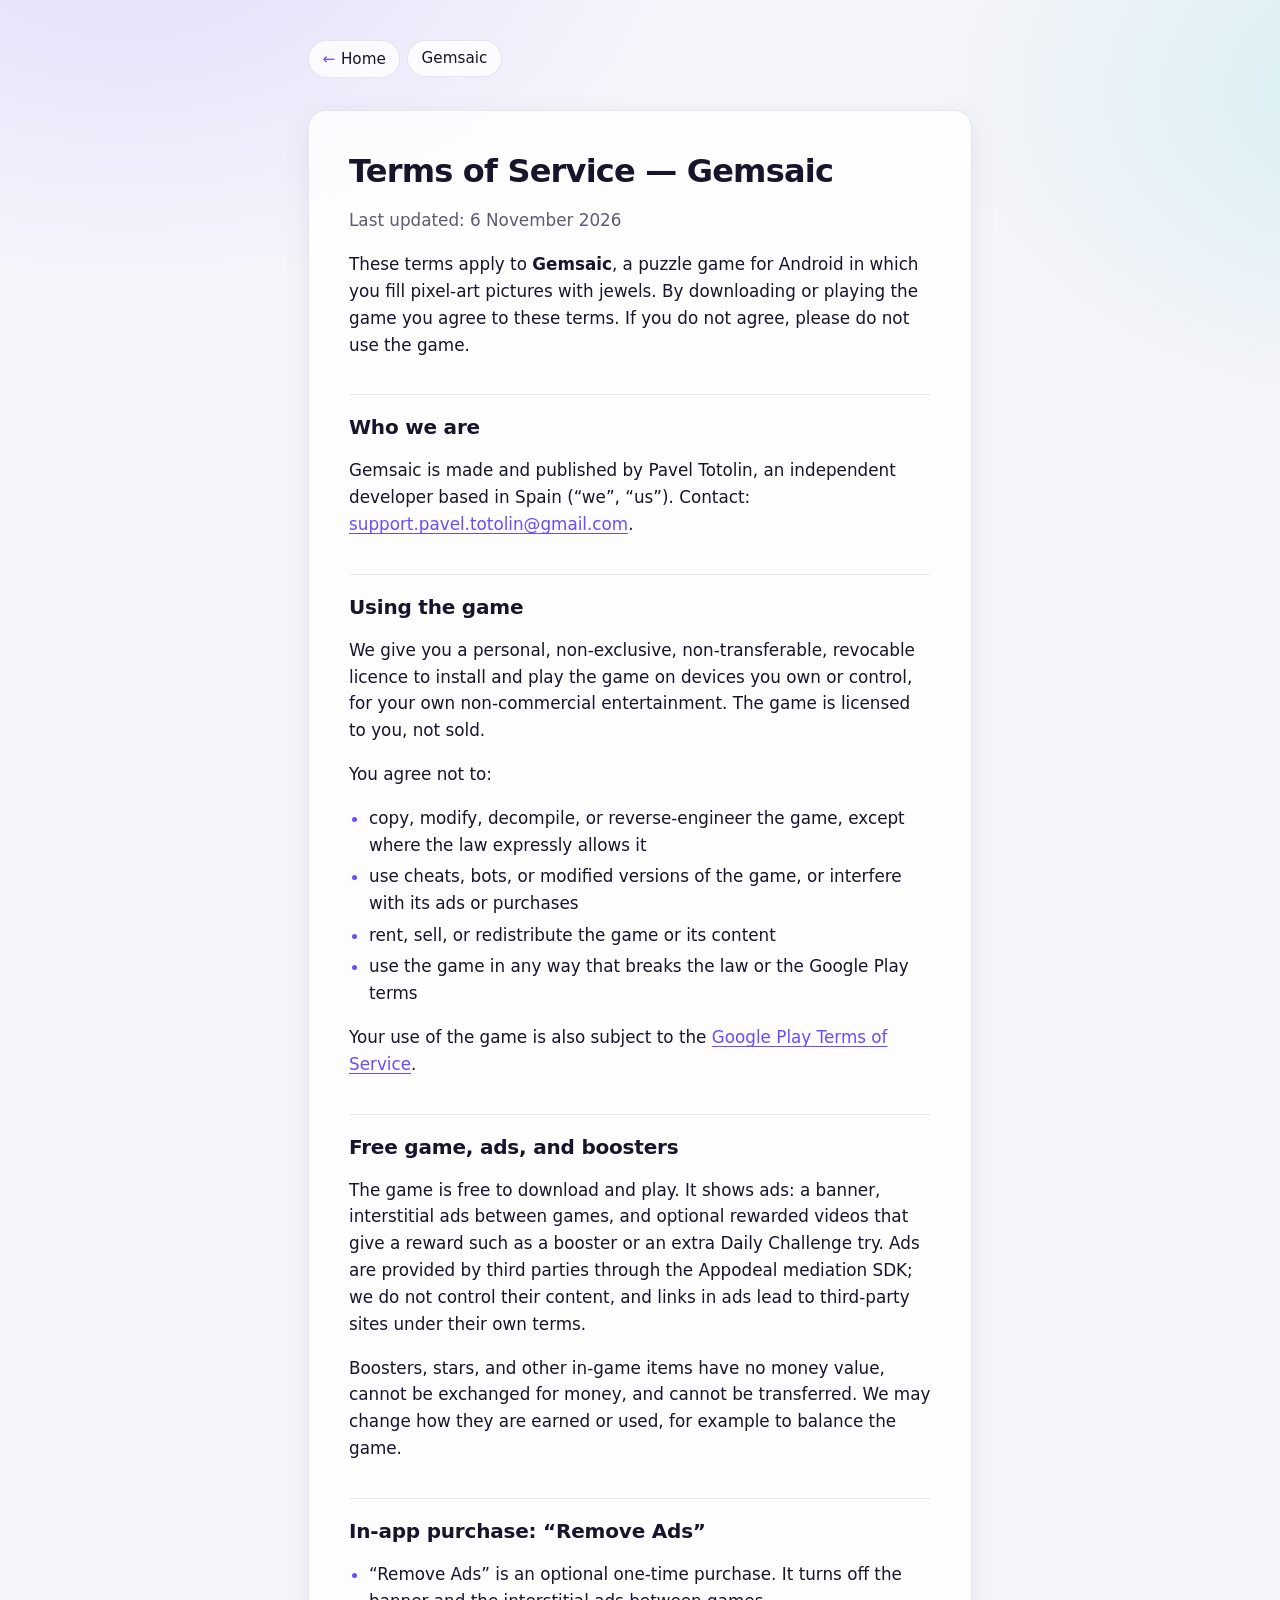
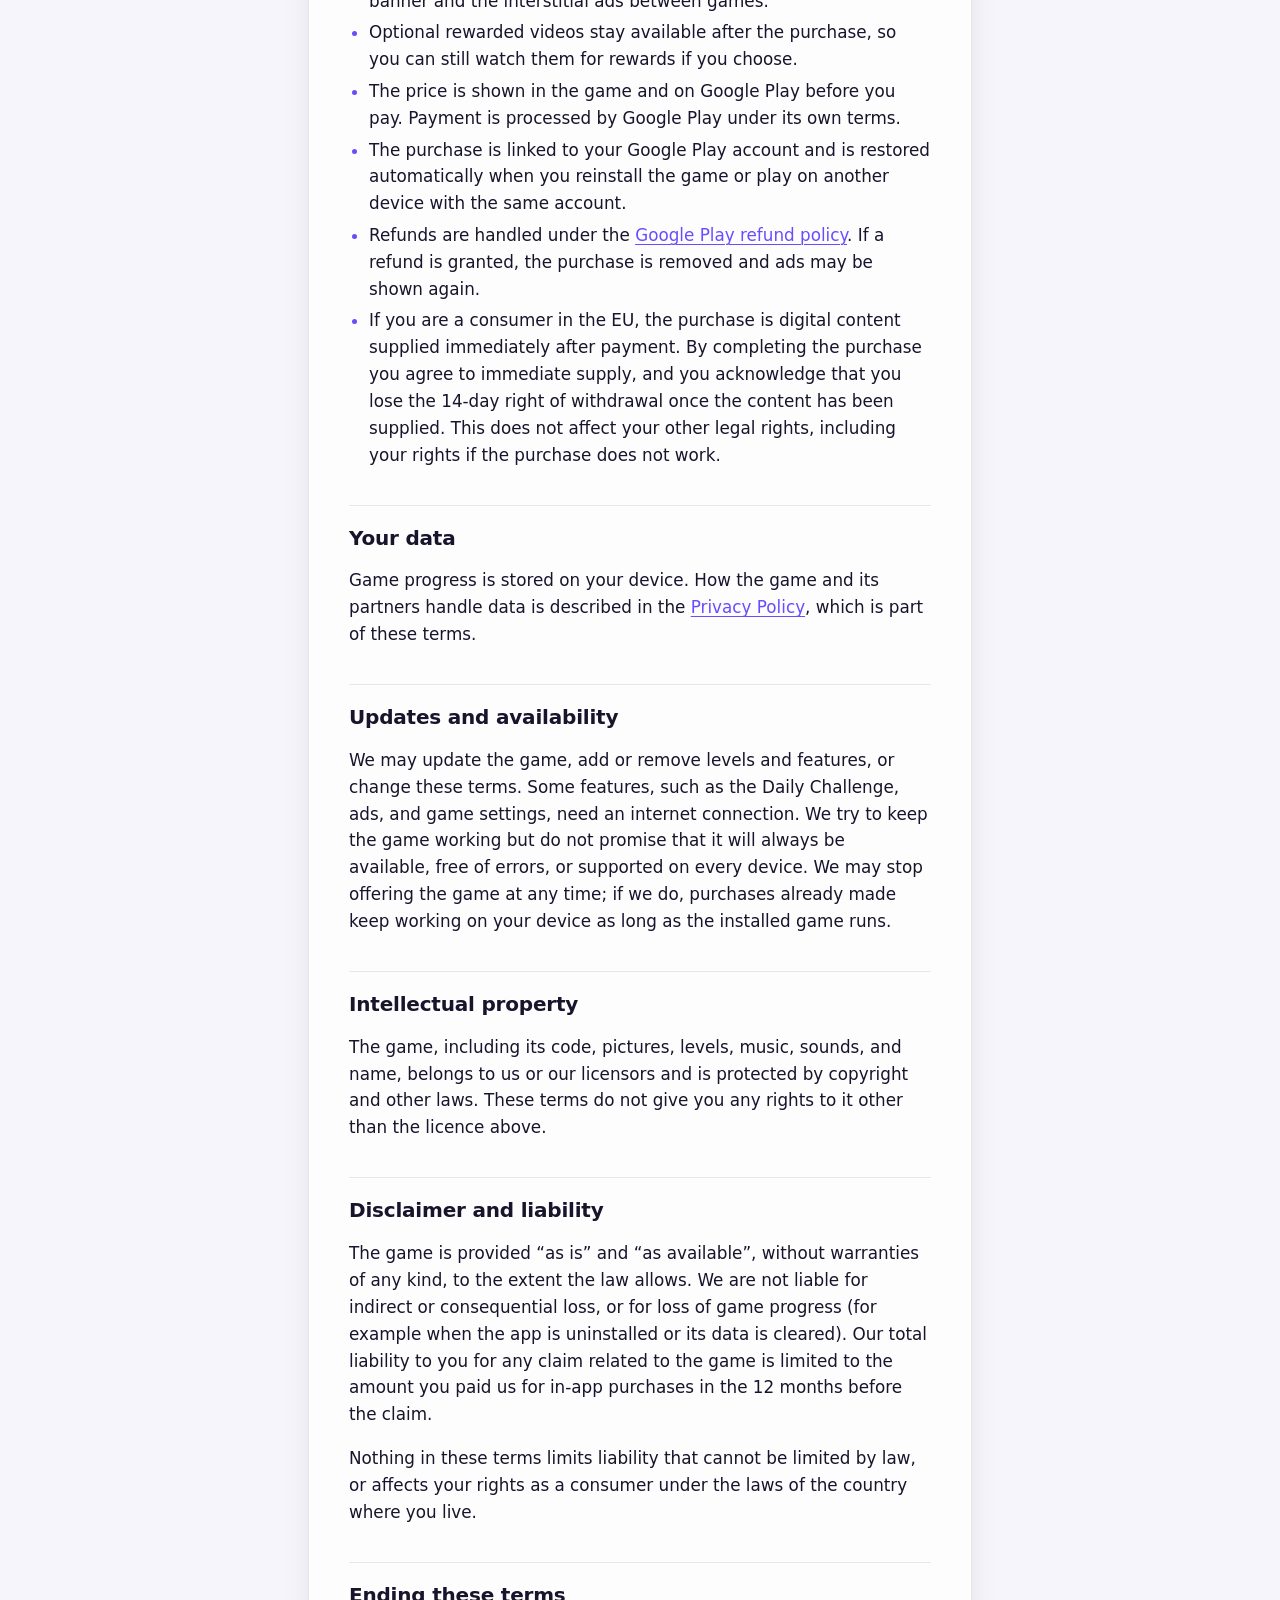
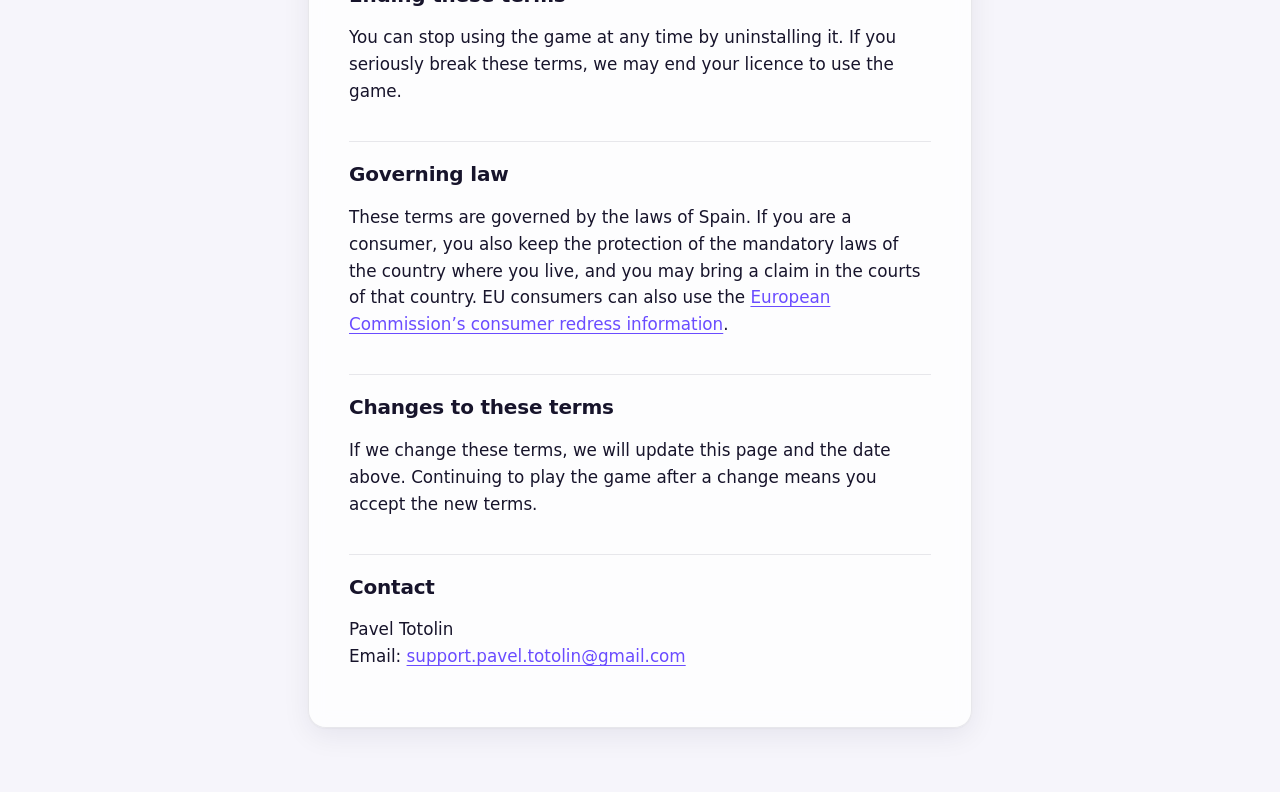
<file: gemsaic/terms.html>
<!DOCTYPE html>
<html lang="en">
<head>
  <meta charset="utf-8">
  <meta name="viewport" content="width=device-width, initial-scale=1">
  <title>Terms of Service — Gemsaic</title>
  <link rel="canonical" href="https://paveltotolin.dev/gemsaic/terms.html">
  <link rel="stylesheet" href="../assets/site.css">
</head>
<body>
  <main class="page">
  <nav class="topnav">
    <a href="/">Home</a>
    <a href="/gemsaic/">Gemsaic</a>
  </nav>
  <article class="doc">
  <h1>Terms of Service — Gemsaic</h1>
  <p class="meta">Last updated: 6 November 2026</p>

  <p>These terms apply to <strong>Gemsaic</strong>, a puzzle game for Android in which you fill pixel-art pictures with jewels. By downloading or playing the game you agree to these terms. If you do not agree, please do not use the game.</p>

  <h2>Who we are</h2>
  <p>Gemsaic is made and published by Pavel Totolin, an independent developer based in Spain (“we”, “us”). Contact: <a href="mailto:support.pavel.totolin@gmail.com">support.pavel.totolin@gmail.com</a>.</p>

  <h2>Using the game</h2>
  <p>We give you a personal, non-exclusive, non-transferable, revocable licence to install and play the game on devices you own or control, for your own non-commercial entertainment. The game is licensed to you, not sold.</p>
  <p>You agree not to:</p>
  <ul>
    <li>copy, modify, decompile, or reverse-engineer the game, except where the law expressly allows it</li>
    <li>use cheats, bots, or modified versions of the game, or interfere with its ads or purchases</li>
    <li>rent, sell, or redistribute the game or its content</li>
    <li>use the game in any way that breaks the law or the Google Play terms</li>
  </ul>
  <p>Your use of the game is also subject to the <a href="https://play.google.com/about/play-terms/">Google Play Terms of Service</a>.</p>

  <h2>Free game, ads, and boosters</h2>
  <p>The game is free to download and play. It shows ads: a banner, interstitial ads between games, and optional rewarded videos that give a reward such as a booster or an extra Daily Challenge try. Ads are provided by third parties through the Appodeal mediation SDK; we do not control their content, and links in ads lead to third-party sites under their own terms.</p>
  <p>Boosters, stars, and other in-game items have no money value, cannot be exchanged for money, and cannot be transferred. We may change how they are earned or used, for example to balance the game.</p>

  <h2>In-app purchase: “Remove Ads”</h2>
  <ul>
    <li>“Remove Ads” is an optional one-time purchase. It turns off the banner and the interstitial ads between games.</li>
    <li>Optional rewarded videos stay available after the purchase, so you can still watch them for rewards if you choose.</li>
    <li>The price is shown in the game and on Google Play before you pay. Payment is processed by Google Play under its own terms.</li>
    <li>The purchase is linked to your Google Play account and is restored automatically when you reinstall the game or play on another device with the same account.</li>
    <li>Refunds are handled under the <a href="https://support.google.com/googleplay/answer/2479637">Google Play refund policy</a>. If a refund is granted, the purchase is removed and ads may be shown again.</li>
    <li>If you are a consumer in the EU, the purchase is digital content supplied immediately after payment. By completing the purchase you agree to immediate supply, and you acknowledge that you lose the 14-day right of withdrawal once the content has been supplied. This does not affect your other legal rights, including your rights if the purchase does not work.</li>
  </ul>

  <h2>Your data</h2>
  <p>Game progress is stored on your device. How the game and its partners handle data is described in the <a href="privacy.html">Privacy Policy</a>, which is part of these terms.</p>

  <h2>Updates and availability</h2>
  <p>We may update the game, add or remove levels and features, or change these terms. Some features, such as the Daily Challenge, ads, and game settings, need an internet connection. We try to keep the game working but do not promise that it will always be available, free of errors, or supported on every device. We may stop offering the game at any time; if we do, purchases already made keep working on your device as long as the installed game runs.</p>

  <h2>Intellectual property</h2>
  <p>The game, including its code, pictures, levels, music, sounds, and name, belongs to us or our licensors and is protected by copyright and other laws. These terms do not give you any rights to it other than the licence above.</p>

  <h2>Disclaimer and liability</h2>
  <p>The game is provided “as is” and “as available”, without warranties of any kind, to the extent the law allows. We are not liable for indirect or consequential loss, or for loss of game progress (for example when the app is uninstalled or its data is cleared). Our total liability to you for any claim related to the game is limited to the amount you paid us for in-app purchases in the 12 months before the claim.</p>
  <p>Nothing in these terms limits liability that cannot be limited by law, or affects your rights as a consumer under the laws of the country where you live.</p>

  <h2>Ending these terms</h2>
  <p>You can stop using the game at any time by uninstalling it. If you seriously break these terms, we may end your licence to use the game.</p>

  <h2>Governing law</h2>
  <p>These terms are governed by the laws of Spain. If you are a consumer, you also keep the protection of the mandatory laws of the country where you live, and you may bring a claim in the courts of that country. EU consumers can also use the <a href="https://consumer-redress.ec.europa.eu/">European Commission’s consumer redress information</a>.</p>

  <h2>Changes to these terms</h2>
  <p>If we change these terms, we will update this page and the date above. Continuing to play the game after a change means you accept the new terms.</p>

  <h2>Contact</h2>
  <p>Pavel Totolin<br>
  Email: <a href="mailto:support.pavel.totolin@gmail.com">support.pavel.totolin@gmail.com</a></p>
  </article>
  </main>
</body>
</html>
</file>
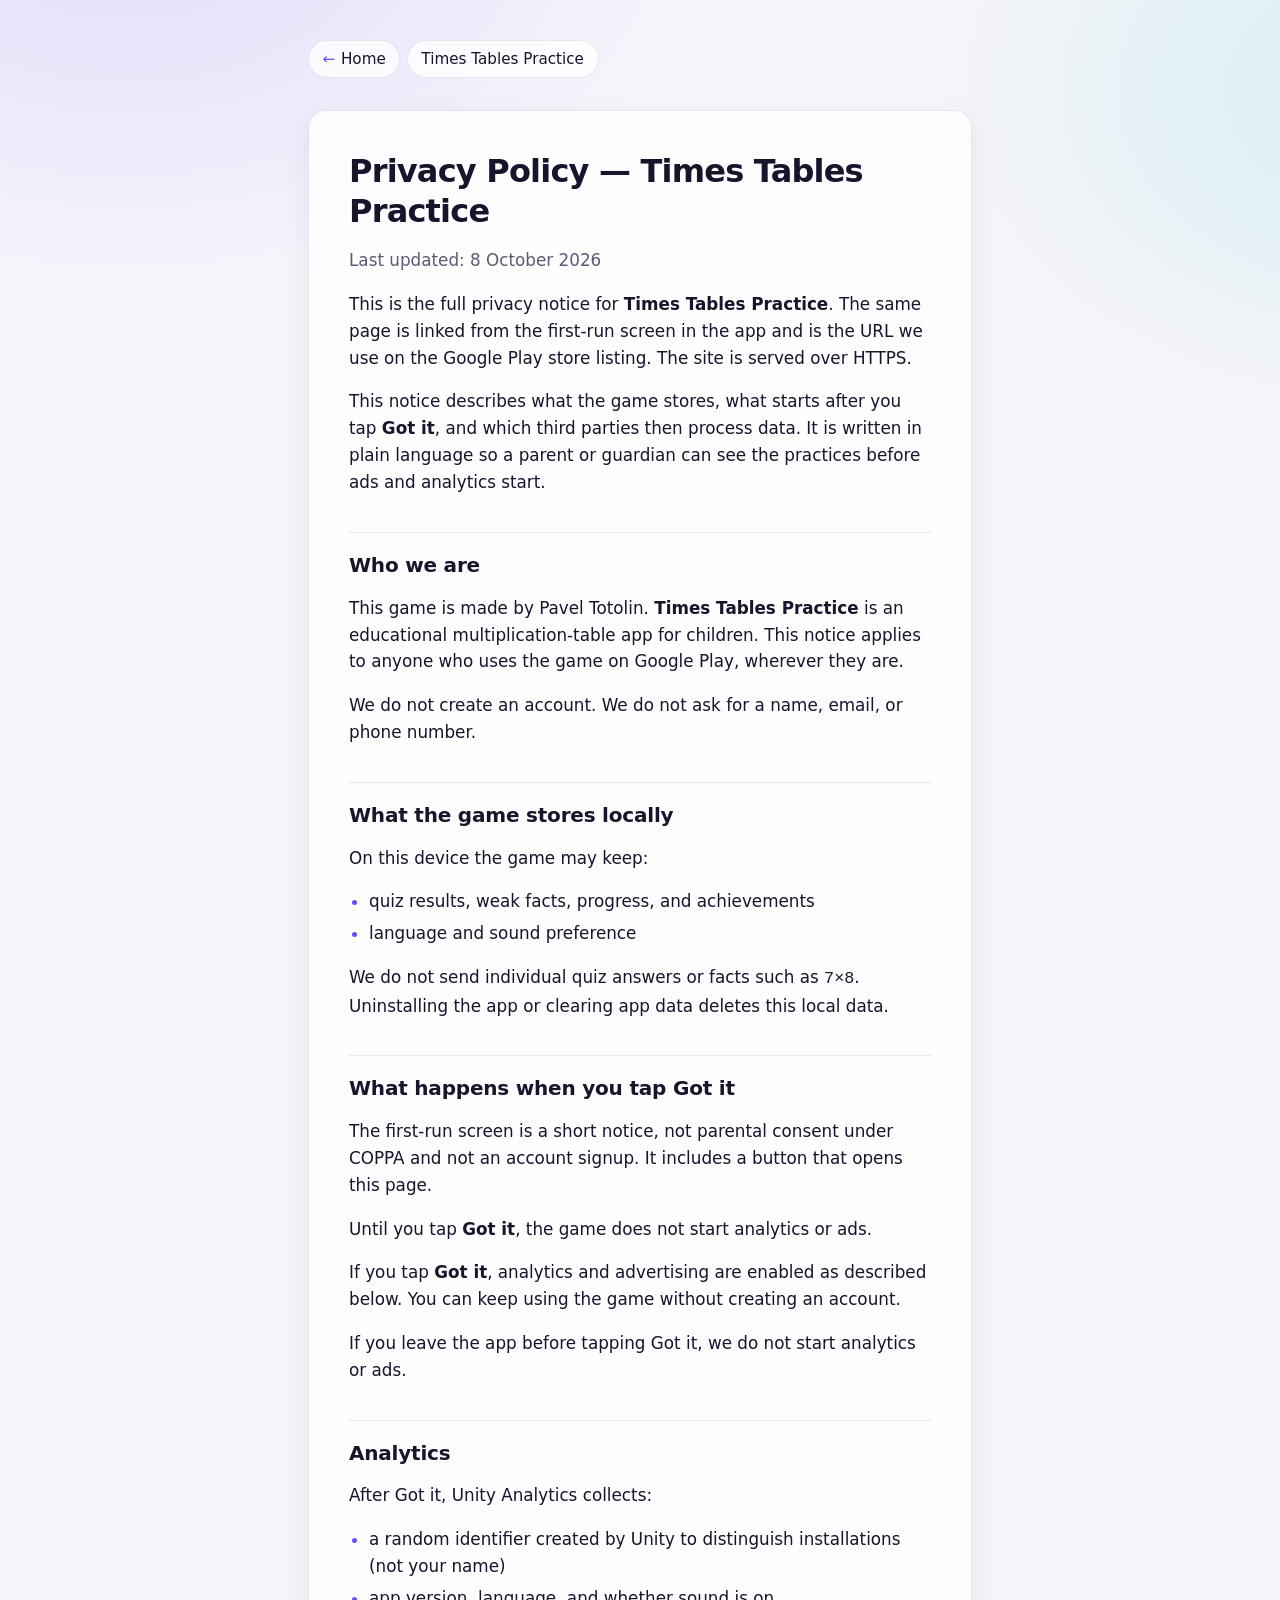
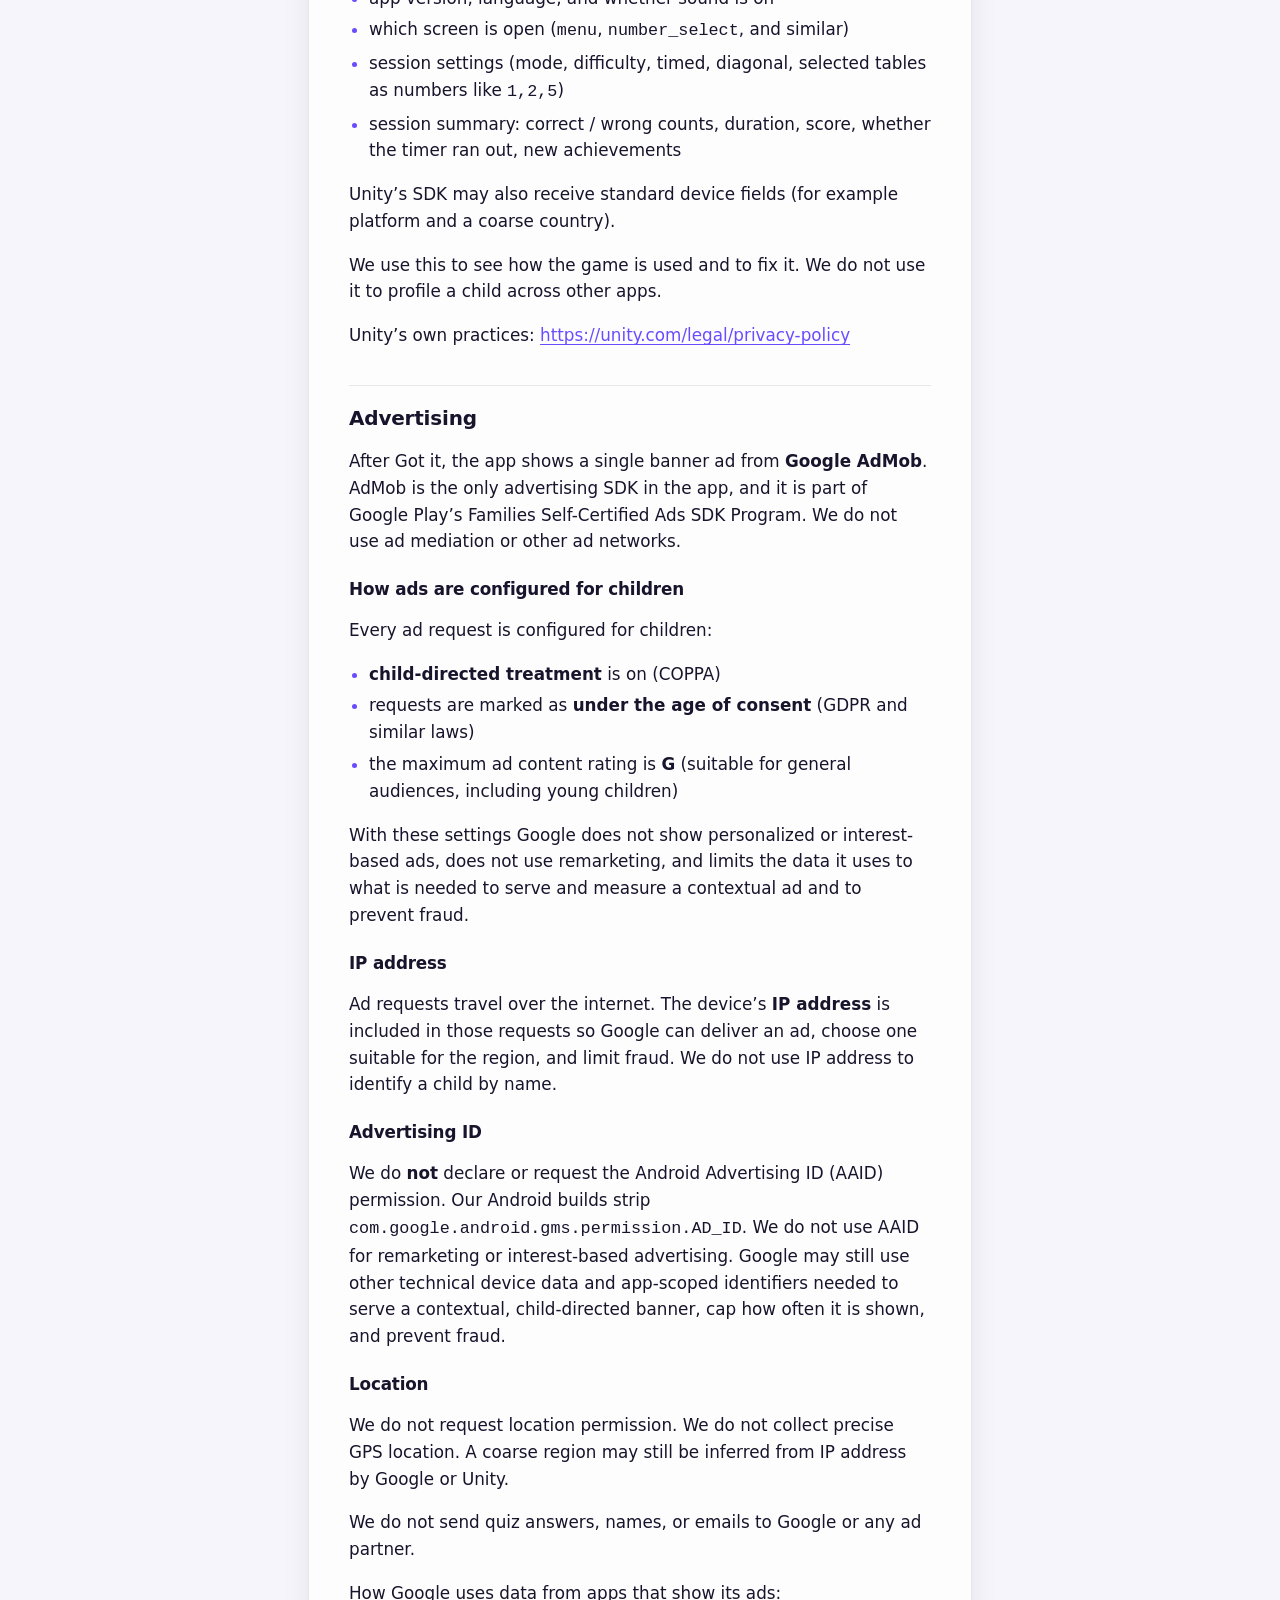
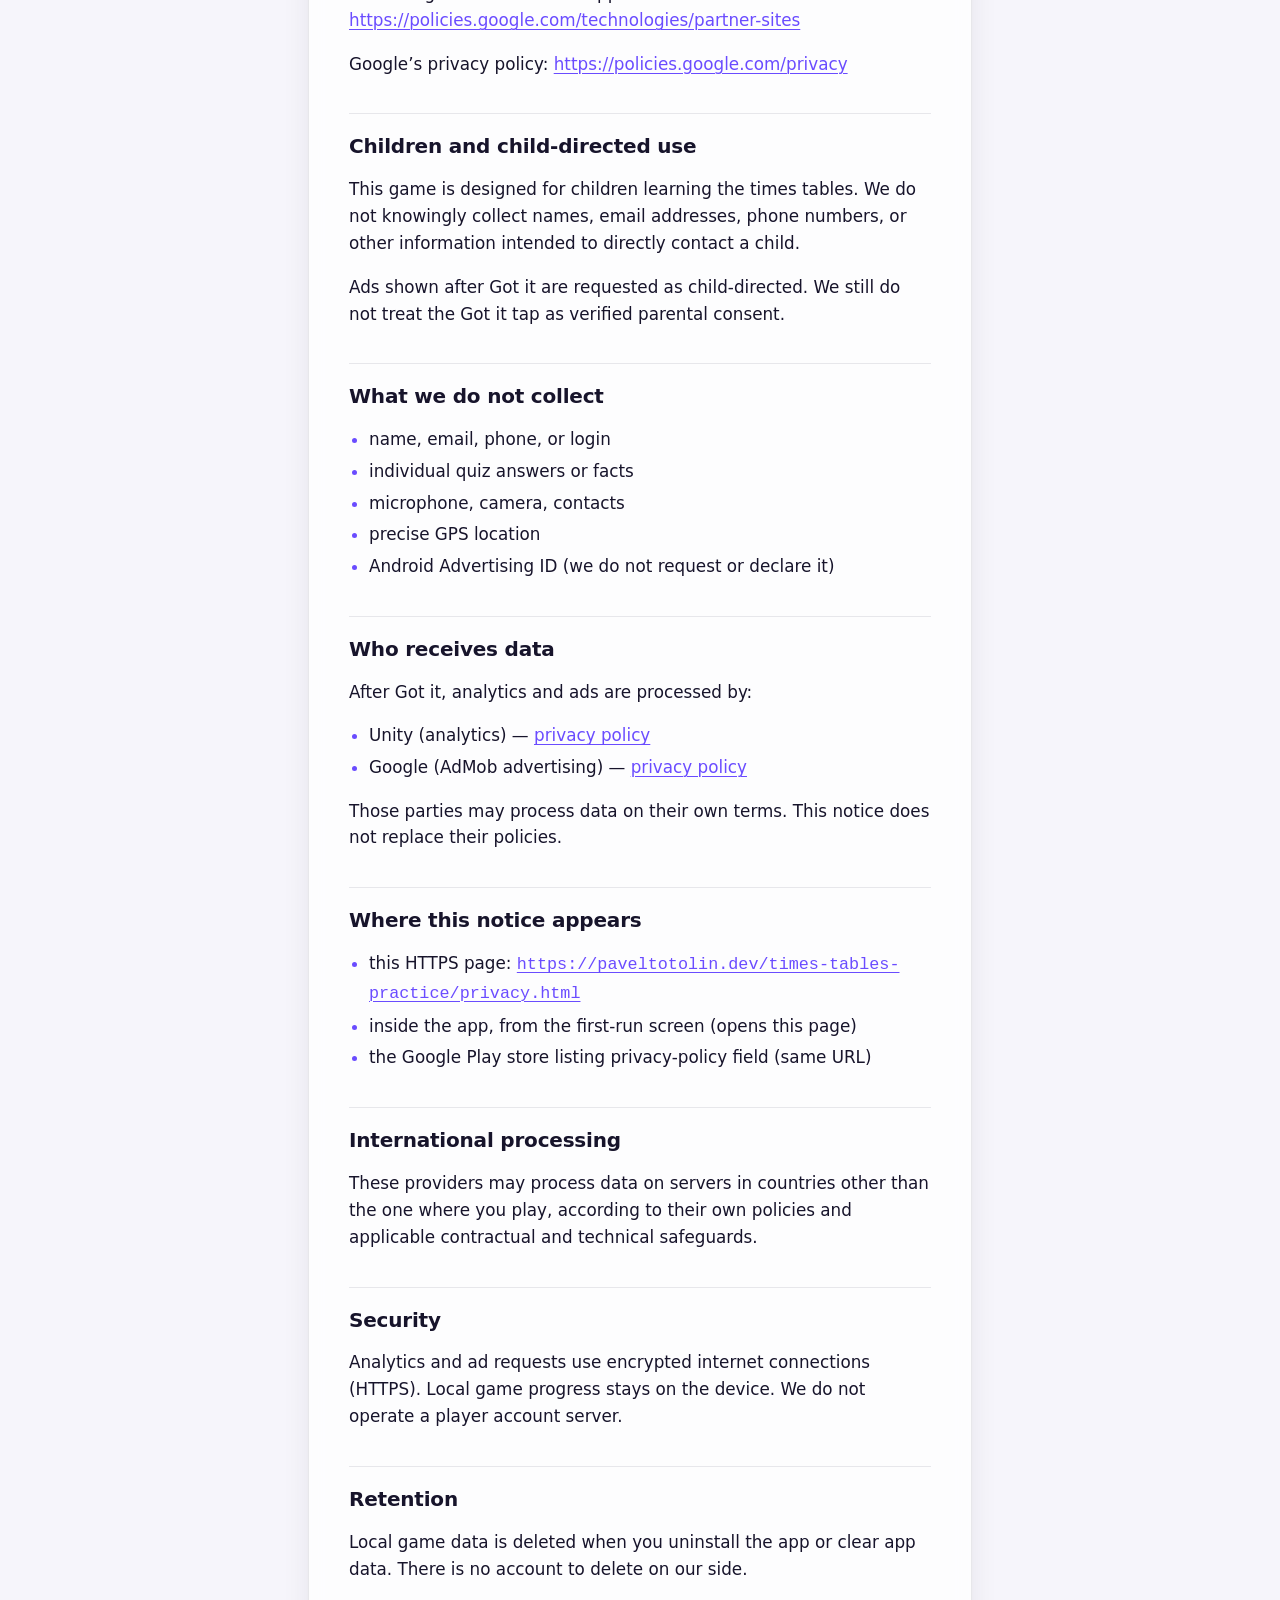
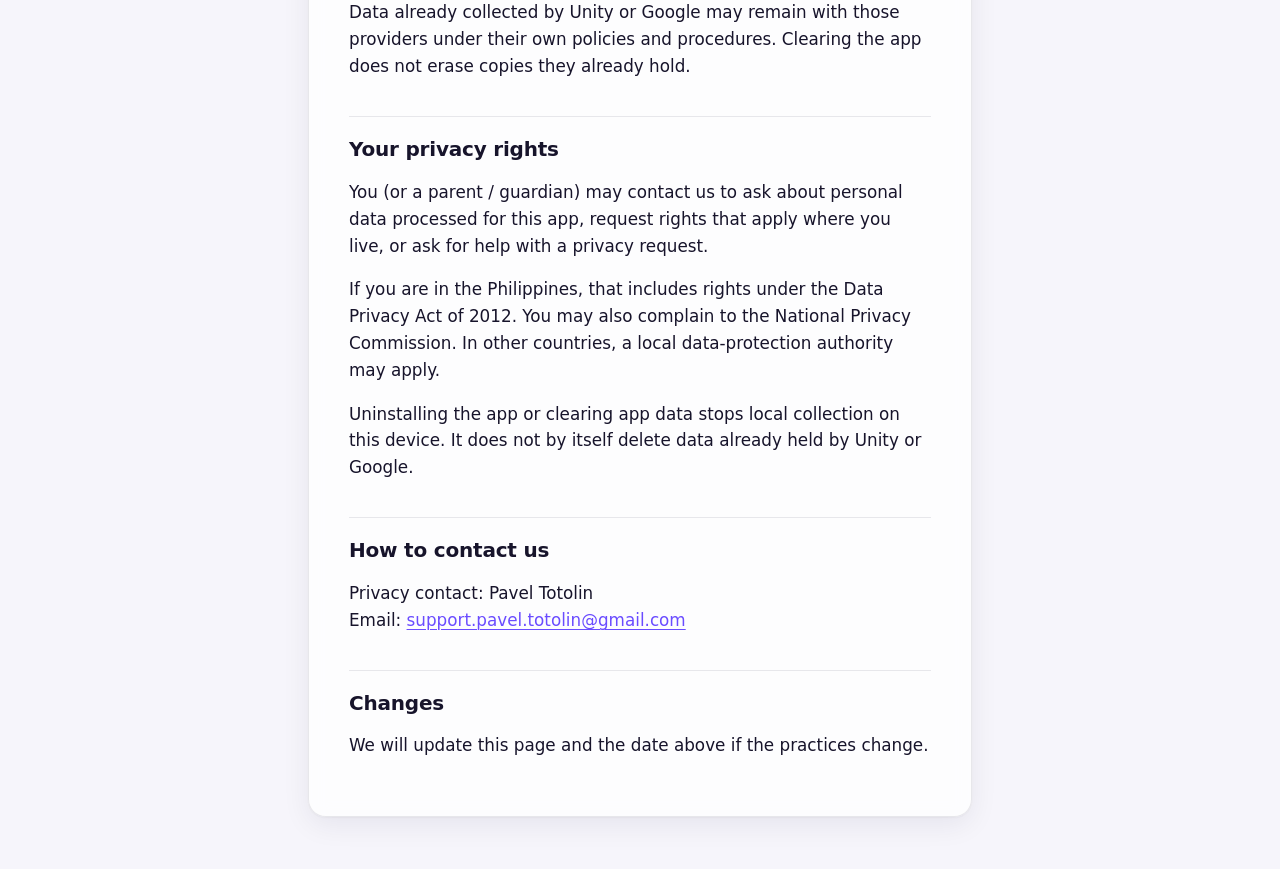
<file: times-tables-practice/privacy.html>
<!DOCTYPE html>
<html lang="en">
<head>
  <meta charset="utf-8">
  <meta name="viewport" content="width=device-width, initial-scale=1">
  <title>Privacy Policy — Times Tables Practice</title>
  <link rel="stylesheet" href="../assets/site.css">
</head>
<body>
  <main class="page">
  <nav class="topnav">
    <a href="/">Home</a>
    <a href="/times-tables-practice/">Times Tables Practice</a>
  </nav>
  <article class="doc">
  <h1>Privacy Policy — Times Tables Practice</h1>
  <p class="meta">Last updated: 8 October 2026</p>

  <p>This is the full privacy notice for <strong>Times Tables Practice</strong>. The same page is linked from the first-run screen in the app and is the URL we use on the Google Play store listing. The site is served over HTTPS.</p>
  <p>This notice describes what the game stores, what starts after you tap <strong>Got it</strong>, and which third parties then process data. It is written in plain language so a parent or guardian can see the practices before ads and analytics start.</p>

  <h2>Who we are</h2>
  <p>This game is made by Pavel Totolin. <strong>Times Tables Practice</strong> is an educational multiplication-table app for children. This notice applies to anyone who uses the game on Google Play, wherever they are.</p>
  <p>We do not create an account. We do not ask for a name, email, or phone number.</p>

  <h2>What the game stores locally</h2>
  <p>On this device the game may keep:</p>
  <ul>
    <li>quiz results, weak facts, progress, and achievements</li>
    <li>language and sound preference</li>
  </ul>
  <p>We do not send individual quiz answers or facts such as <code>7×8</code>. Uninstalling the app or clearing app data deletes this local data.</p>

  <h2>What happens when you tap Got it</h2>
  <p>The first-run screen is a short notice, not parental consent under COPPA and not an account signup. It includes a button that opens this page.</p>
  <p>Until you tap <strong>Got it</strong>, the game does not start analytics or ads.</p>
  <p>If you tap <strong>Got it</strong>, analytics and advertising are enabled as described below. You can keep using the game without creating an account.</p>
  <p>If you leave the app before tapping Got it, we do not start analytics or ads.</p>

  <h2>Analytics</h2>
  <p>After Got it, Unity Analytics collects:</p>
  <ul>
    <li>a random identifier created by Unity to distinguish installations (not your name)</li>
    <li>app version, language, and whether sound is on</li>
    <li>which screen is open (<code>menu</code>, <code>number_select</code>, and similar)</li>
    <li>session settings (mode, difficulty, timed, diagonal, selected tables as numbers like <code>1,2,5</code>)</li>
    <li>session summary: correct / wrong counts, duration, score, whether the timer ran out, new achievements</li>
  </ul>
  <p>Unity’s SDK may also receive standard device fields (for example platform and a coarse country).</p>
  <p>We use this to see how the game is used and to fix it. We do not use it to profile a child across other apps.</p>
  <p>Unity’s own practices: <a href="https://unity.com/legal/privacy-policy">https://unity.com/legal/privacy-policy</a></p>

  <h2>Advertising</h2>
  <p>After Got it, the app shows a single banner ad from <strong>Google AdMob</strong>. AdMob is the only advertising SDK in the app, and it is part of Google Play’s Families Self-Certified Ads SDK Program. We do not use ad mediation or other ad networks.</p>

  <h3>How ads are configured for children</h3>
  <p>Every ad request is configured for children:</p>
  <ul>
    <li><strong>child-directed treatment</strong> is on (COPPA)</li>
    <li>requests are marked as <strong>under the age of consent</strong> (GDPR and similar laws)</li>
    <li>the maximum ad content rating is <strong>G</strong> (suitable for general audiences, including young children)</li>
  </ul>
  <p>With these settings Google does not show personalized or interest-based ads, does not use remarketing, and limits the data it uses to what is needed to serve and measure a contextual ad and to prevent fraud.</p>

  <h3>IP address</h3>
  <p>Ad requests travel over the internet. The device’s <strong>IP address</strong> is included in those requests so Google can deliver an ad, choose one suitable for the region, and limit fraud. We do not use IP address to identify a child by name.</p>

  <h3>Advertising ID</h3>
  <p>We do <strong>not</strong> declare or request the Android Advertising ID (AAID) permission. Our Android builds strip <code>com.google.android.gms.permission.AD_ID</code>. We do not use AAID for remarketing or interest-based advertising. Google may still use other technical device data and app-scoped identifiers needed to serve a contextual, child-directed banner, cap how often it is shown, and prevent fraud.</p>

  <h3>Location</h3>
  <p>We do not request location permission. We do not collect precise GPS location. A coarse region may still be inferred from IP address by Google or Unity.</p>
  <p>We do not send quiz answers, names, or emails to Google or any ad partner.</p>
  <p>How Google uses data from apps that show its ads: <a href="https://policies.google.com/technologies/partner-sites">https://policies.google.com/technologies/partner-sites</a></p>
  <p>Google’s privacy policy: <a href="https://policies.google.com/privacy">https://policies.google.com/privacy</a></p>

  <h2>Children and child-directed use</h2>
  <p>This game is designed for children learning the times tables. We do not knowingly collect names, email addresses, phone numbers, or other information intended to directly contact a child.</p>
  <p>Ads shown after Got it are requested as child-directed. We still do not treat the Got it tap as verified parental consent.</p>

  <h2>What we do not collect</h2>
  <ul>
    <li>name, email, phone, or login</li>
    <li>individual quiz answers or facts</li>
    <li>microphone, camera, contacts</li>
    <li>precise GPS location</li>
    <li>Android Advertising ID (we do not request or declare it)</li>
  </ul>

  <h2>Who receives data</h2>
  <p>After Got it, analytics and ads are processed by:</p>
  <ul>
    <li>Unity (analytics) — <a href="https://unity.com/legal/privacy-policy">privacy policy</a></li>
    <li>Google (AdMob advertising) — <a href="https://policies.google.com/privacy">privacy policy</a></li>
  </ul>
  <p>Those parties may process data on their own terms. This notice does not replace their policies.</p>

  <h2>Where this notice appears</h2>
  <ul>
    <li>this HTTPS page: <a href="https://paveltotolin.dev/times-tables-practice/privacy.html"><code>https://paveltotolin.dev/times-tables-practice/privacy.html</code></a></li>
    <li>inside the app, from the first-run screen (opens this page)</li>
    <li>the Google Play store listing privacy-policy field (same URL)</li>
  </ul>

  <h2>International processing</h2>
  <p>These providers may process data on servers in countries other than the one where you play, according to their own policies and applicable contractual and technical safeguards.</p>

  <h2>Security</h2>
  <p>Analytics and ad requests use encrypted internet connections (HTTPS). Local game progress stays on the device. We do not operate a player account server.</p>

  <h2>Retention</h2>
  <p>Local game data is deleted when you uninstall the app or clear app data. There is no account to delete on our side.</p>
  <p>Data already collected by Unity or Google may remain with those providers under their own policies and procedures. Clearing the app does not erase copies they already hold.</p>

  <h2>Your privacy rights</h2>
  <p>You (or a parent / guardian) may contact us to ask about personal data processed for this app, request rights that apply where you live, or ask for help with a privacy request.</p>
  <p>If you are in the Philippines, that includes rights under the Data Privacy Act of 2012. You may also complain to the National Privacy Commission. In other countries, a local data-protection authority may apply.</p>
  <p>Uninstalling the app or clearing app data stops local collection on this device. It does not by itself delete data already held by Unity or Google.</p>

  <h2>How to contact us</h2>
  <p>Privacy contact: Pavel Totolin<br>
  Email: <a href="mailto:support.pavel.totolin@gmail.com">support.pavel.totolin@gmail.com</a></p>

  <h2>Changes</h2>
  <p>We will update this page and the date above if the practices change.</p>
  </article>
  </main>
</body>
</html>
</file>
<file: assets/site.css>
/* Shared styles for paveltotolin.dev */

:root {
  color-scheme: light dark;
  --bg: #f6f5fb;
  --bg-accent-1: rgba(124, 92, 255, 0.16);
  --bg-accent-2: rgba(0, 194, 168, 0.14);
  --surface: rgba(255, 255, 255, 0.78);
  --surface-solid: #ffffff;
  --border: rgba(20, 16, 50, 0.09);
  --text: #17142b;
  --muted: #5d5a73;
  --accent: #6a4cff;
  --accent-2: #00a892;
  --shadow: 0 1px 2px rgba(20, 16, 50, 0.04), 0 8px 28px rgba(20, 16, 50, 0.07);
  --radius: 1.1rem;
}

@media (prefers-color-scheme: dark) {
  :root {
    --bg: #0e0d17;
    --bg-accent-1: rgba(124, 92, 255, 0.22);
    --bg-accent-2: rgba(0, 194, 168, 0.14);
    --surface: rgba(28, 26, 44, 0.72);
    --surface-solid: #1b1a2a;
    --border: rgba(255, 255, 255, 0.08);
    --text: #ecebf5;
    --muted: #a3a1b8;
    --accent: #9d87ff;
    --accent-2: #3ee0c6;
    --shadow: 0 1px 2px rgba(0, 0, 0, 0.3), 0 10px 30px rgba(0, 0, 0, 0.35);
  }
}

*, *::before, *::after { box-sizing: border-box; }

html { -webkit-text-size-adjust: 100%; }

body {
  margin: 0;
  min-height: 100vh;
  background:
    radial-gradient(60rem 40rem at 10% -10%, var(--bg-accent-1), transparent 60%),
    radial-gradient(50rem 35rem at 110% 10%, var(--bg-accent-2), transparent 60%),
    var(--bg);
  background-attachment: fixed;
  color: var(--text);
  font: 1.05rem/1.6 ui-sans-serif, system-ui, -apple-system, "Segoe UI", Roboto, "Helvetica Neue", Arial, sans-serif;
  -webkit-font-smoothing: antialiased;
}

.page {
  margin: 0 auto;
  max-width: 44rem;
  padding: 2.5rem 1.25rem 4rem;
}

a {
  color: var(--accent);
  text-decoration-thickness: 1px;
  text-underline-offset: 0.18em;
}
a:hover { text-decoration-thickness: 2px; }
a:focus-visible {
  outline: 2px solid var(--accent);
  outline-offset: 3px;
  border-radius: 4px;
}

h1, h2, h3 { line-height: 1.25; letter-spacing: -0.01em; }
h1 { font-size: clamp(1.8rem, 4.5vw, 2.4rem); margin: 0 0 0.75rem; letter-spacing: -0.025em; }
h2 { font-size: 1.25rem; margin: 2.25rem 0 0.75rem; }
h3 { font-size: 1.05rem; margin: 1.5rem 0 0.5rem; }
ul { padding-left: 1.25rem; }
li + li { margin-top: 0.3rem; }
li::marker { color: var(--accent); }

.muted, .meta { color: var(--muted); }

/* Top navigation (sub-pages) */
.topnav {
  display: flex;
  flex-wrap: wrap;
  align-items: center;
  gap: 0.4rem;
  margin-bottom: 2rem;
  font-size: 0.95rem;
}
.topnav a {
  display: inline-flex;
  align-items: center;
  gap: 0.35rem;
  padding: 0.35rem 0.85rem;
  border: 1px solid var(--border);
  border-radius: 999px;
  background: var(--surface);
  color: var(--text);
  text-decoration: none;
  backdrop-filter: blur(8px);
  -webkit-backdrop-filter: blur(8px);
  transition: border-color 0.15s, transform 0.15s;
}
.topnav a:hover { border-color: var(--accent); transform: translateY(-1px); }
.topnav a:first-child::before { content: "←"; color: var(--accent); }

/* Cards */
.card {
  background: var(--surface);
  border: 1px solid var(--border);
  border-radius: var(--radius);
  box-shadow: var(--shadow);
  padding: 1.5rem;
  backdrop-filter: blur(10px);
  -webkit-backdrop-filter: blur(10px);
}

/* Legal / long-form documents */
.doc {
  background: var(--surface);
  border: 1px solid var(--border);
  border-radius: var(--radius);
  box-shadow: var(--shadow);
  padding: clamp(1.25rem, 4vw, 2.5rem);
  backdrop-filter: blur(10px);
  -webkit-backdrop-filter: blur(10px);
}
.doc h1 { font-size: clamp(1.5rem, 4vw, 2rem); }
.doc h2 {
  padding-top: 1.25rem;
  border-top: 1px solid var(--border);
}
.doc table { border-collapse: collapse; width: 100%; font-size: 0.95rem; }
.doc th, .doc td { border: 1px solid var(--border); padding: 0.45rem 0.6rem; text-align: left; vertical-align: top; }

/* App icon tiles */
.app-icon {
  flex: none;
  display: grid;
  place-items: center;
  width: 4rem;
  height: 4rem;
  border-radius: 1.1rem;
  color: #fff;
  font-weight: 800;
  font-size: 1.9rem;
  overflow: hidden;
  box-shadow: 0 6px 16px rgba(20, 16, 50, 0.22);
}
.app-icon img { width: 100%; height: 100%; object-fit: cover; display: block; }

/* App page header */
.app-hero {
  display: flex;
  align-items: center;
  gap: 1.1rem;
  margin-bottom: 1.25rem;
}
.app-hero h1 { margin: 0; }
.app-hero .tagline { margin: 0.2rem 0 0; color: var(--muted); }

.features {
  list-style: none;
  padding: 0;
  display: grid;
  gap: 0.6rem;
}
.features li {
  margin: 0;
  padding: 0.75rem 1rem 0.75rem 2.6rem;
  position: relative;
  background: var(--surface);
  border: 1px solid var(--border);
  border-radius: 0.8rem;
}
.features li::before {
  content: "";
  position: absolute;
  left: 1rem;
  top: 1.15rem;
  width: 0.65rem;
  height: 0.65rem;
  border-radius: 3px;
  transform: rotate(45deg);
  background: linear-gradient(135deg, var(--accent), var(--accent-2));
}

.links-row {
  display: flex;
  flex-wrap: wrap;
  gap: 0.6rem;
  margin: 1.5rem 0 0;
  padding: 0;
}
.btn {
  display: inline-flex;
  align-items: center;
  gap: 0.45rem;
  padding: 0.6rem 1.1rem;
  border-radius: 0.75rem;
  border: 1px solid var(--border);
  background: var(--surface-solid);
  color: var(--text);
  font-weight: 600;
  font-size: 0.95rem;
  text-decoration: none;
  transition: transform 0.15s, border-color 0.15s, box-shadow 0.15s;
}
.btn:hover { transform: translateY(-1px); border-color: var(--accent); box-shadow: var(--shadow); }
.btn svg { width: 1.1em; height: 1.1em; flex: none; }
.btn--primary {
  background: linear-gradient(135deg, var(--accent), #8f6bff);
  border-color: transparent;
  color: #fff;
}

/* Screenshot gallery */
.gallery {
  display: grid;
  grid-template-columns: repeat(auto-fill, minmax(9rem, 1fr));
  gap: 0.75rem;
}
.gallery img {
  width: 100%;
  height: auto;
  border-radius: 0.8rem;
  border: 1px solid var(--border);
  box-shadow: var(--shadow);
}

.site-footer {
  margin-top: 3.5rem;
  padding-top: 1.25rem;
  border-top: 1px solid var(--border);
  display: flex;
  flex-wrap: wrap;
  justify-content: space-between;
  gap: 0.5rem;
  font-size: 0.88rem;
  color: var(--muted);
}
.site-footer a { color: inherit; }

@media (prefers-reduced-motion: reduce) {
  * { transition: none !important; animation: none !important; }
}
</file>
